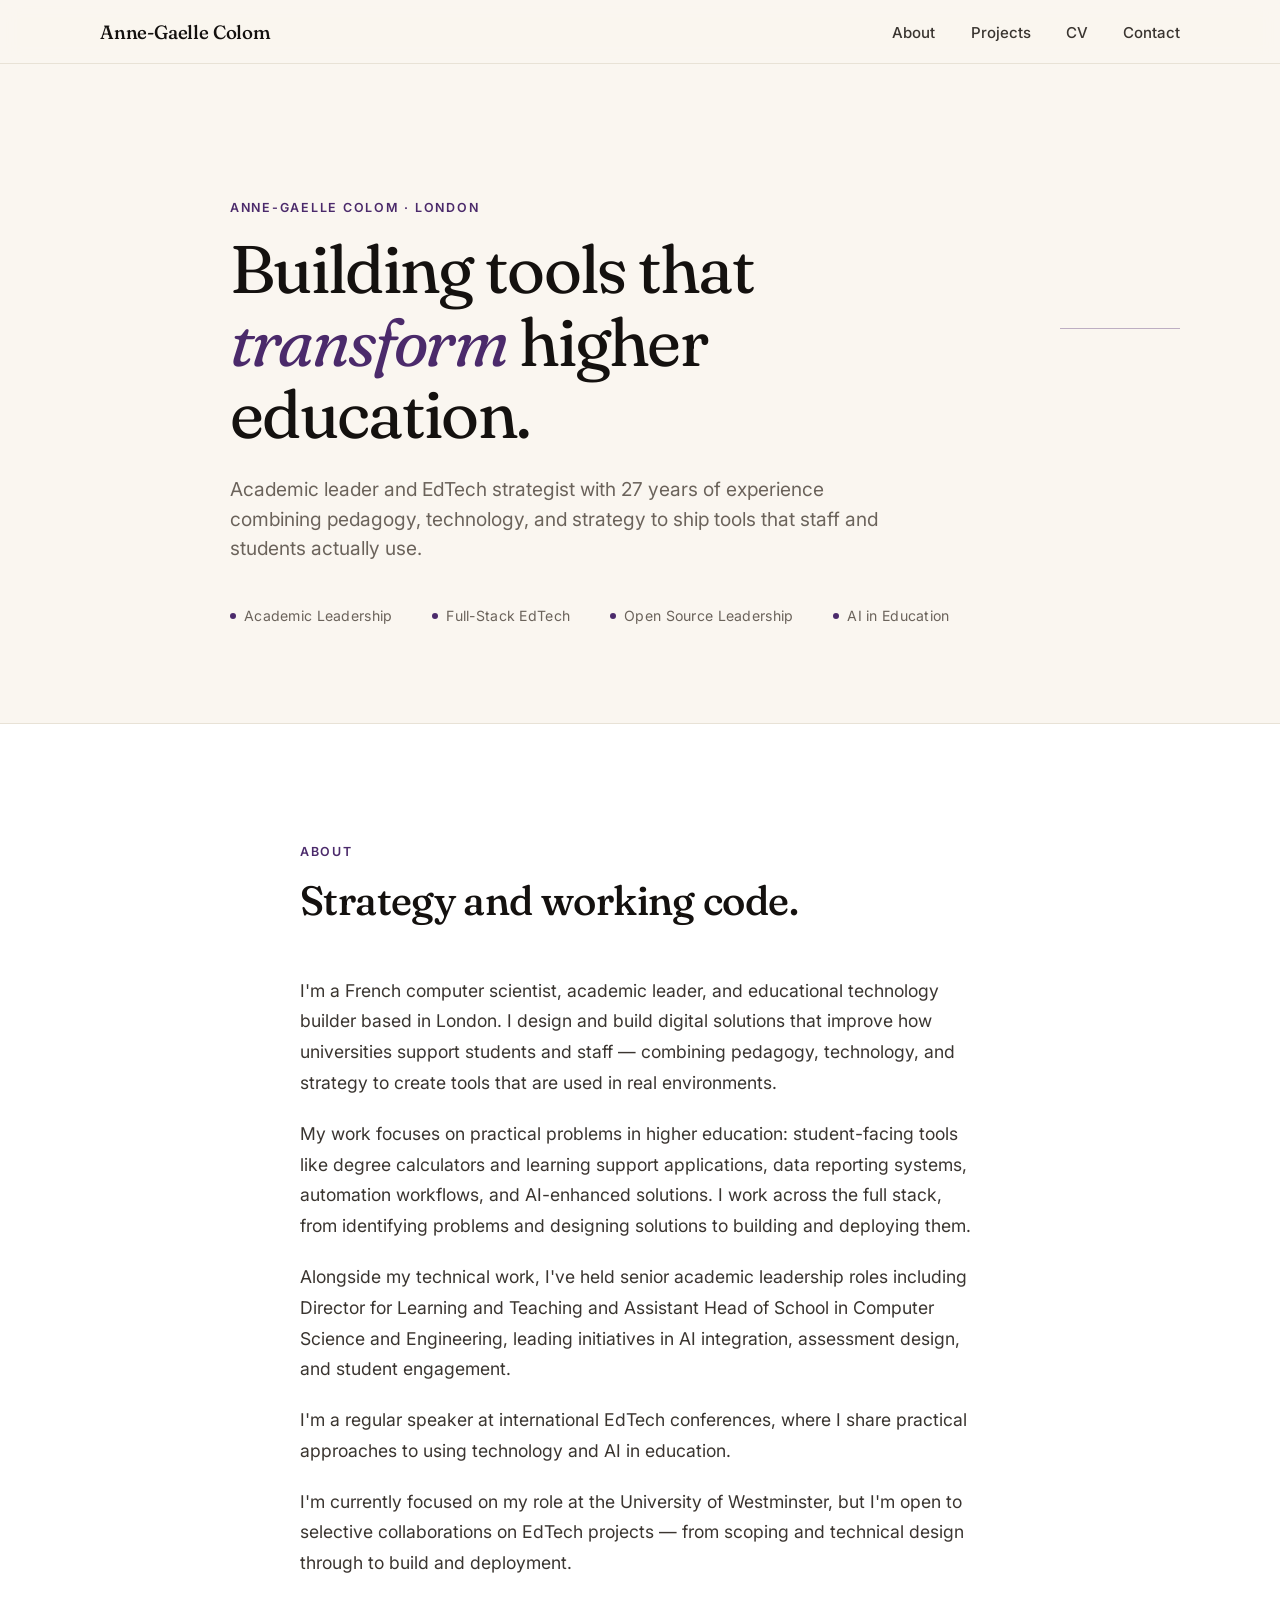
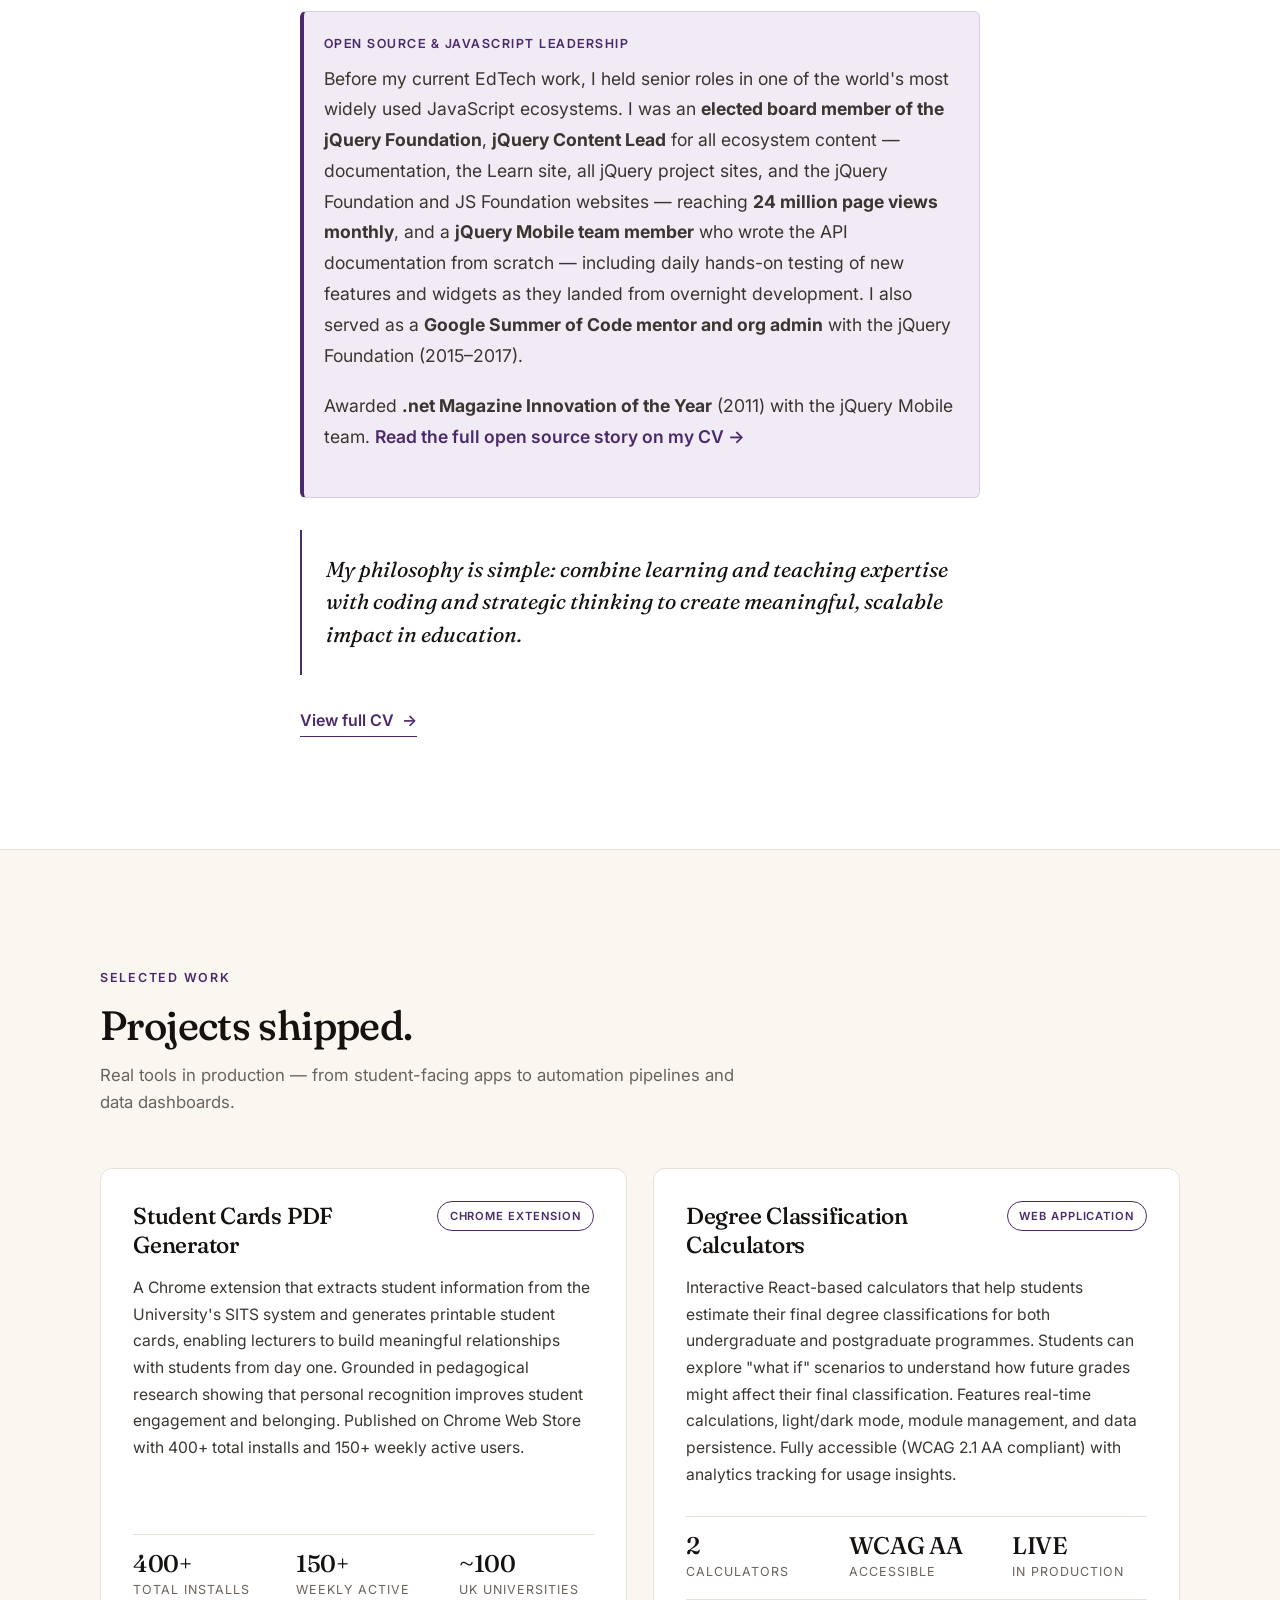
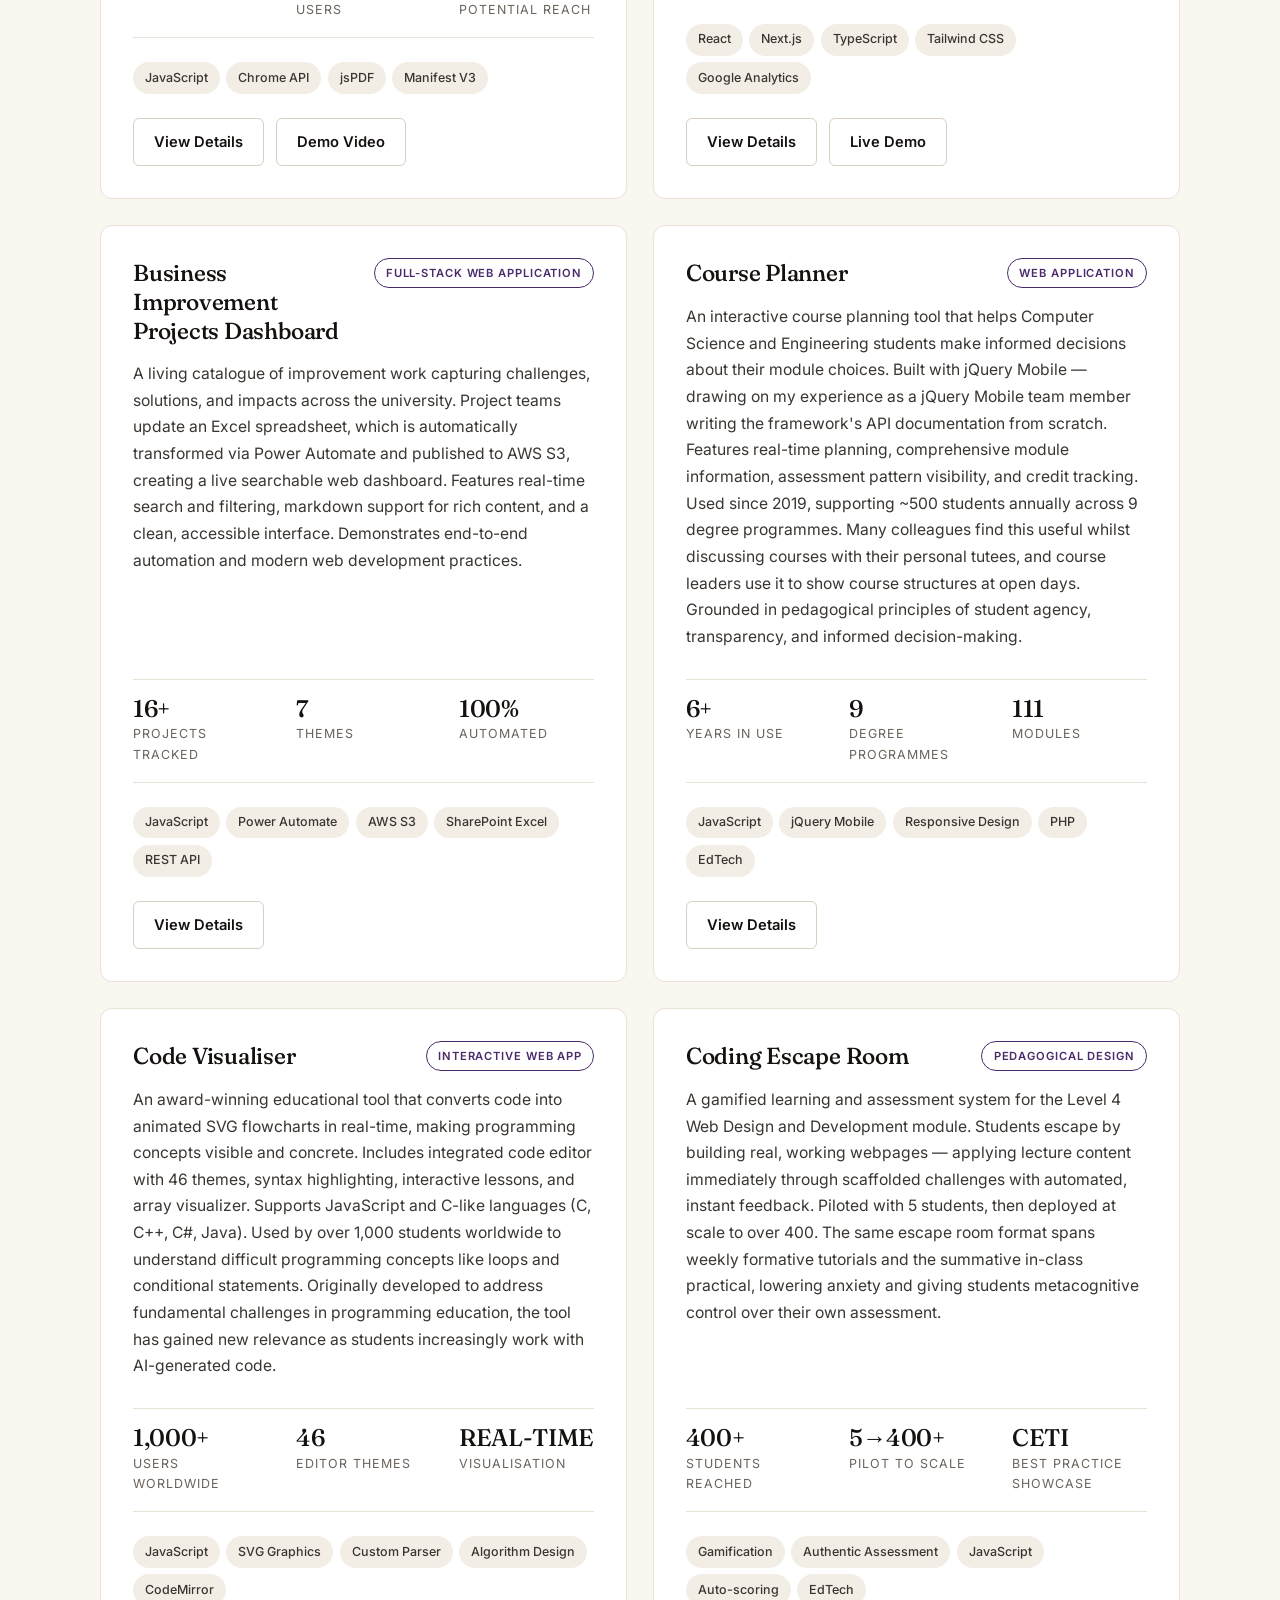
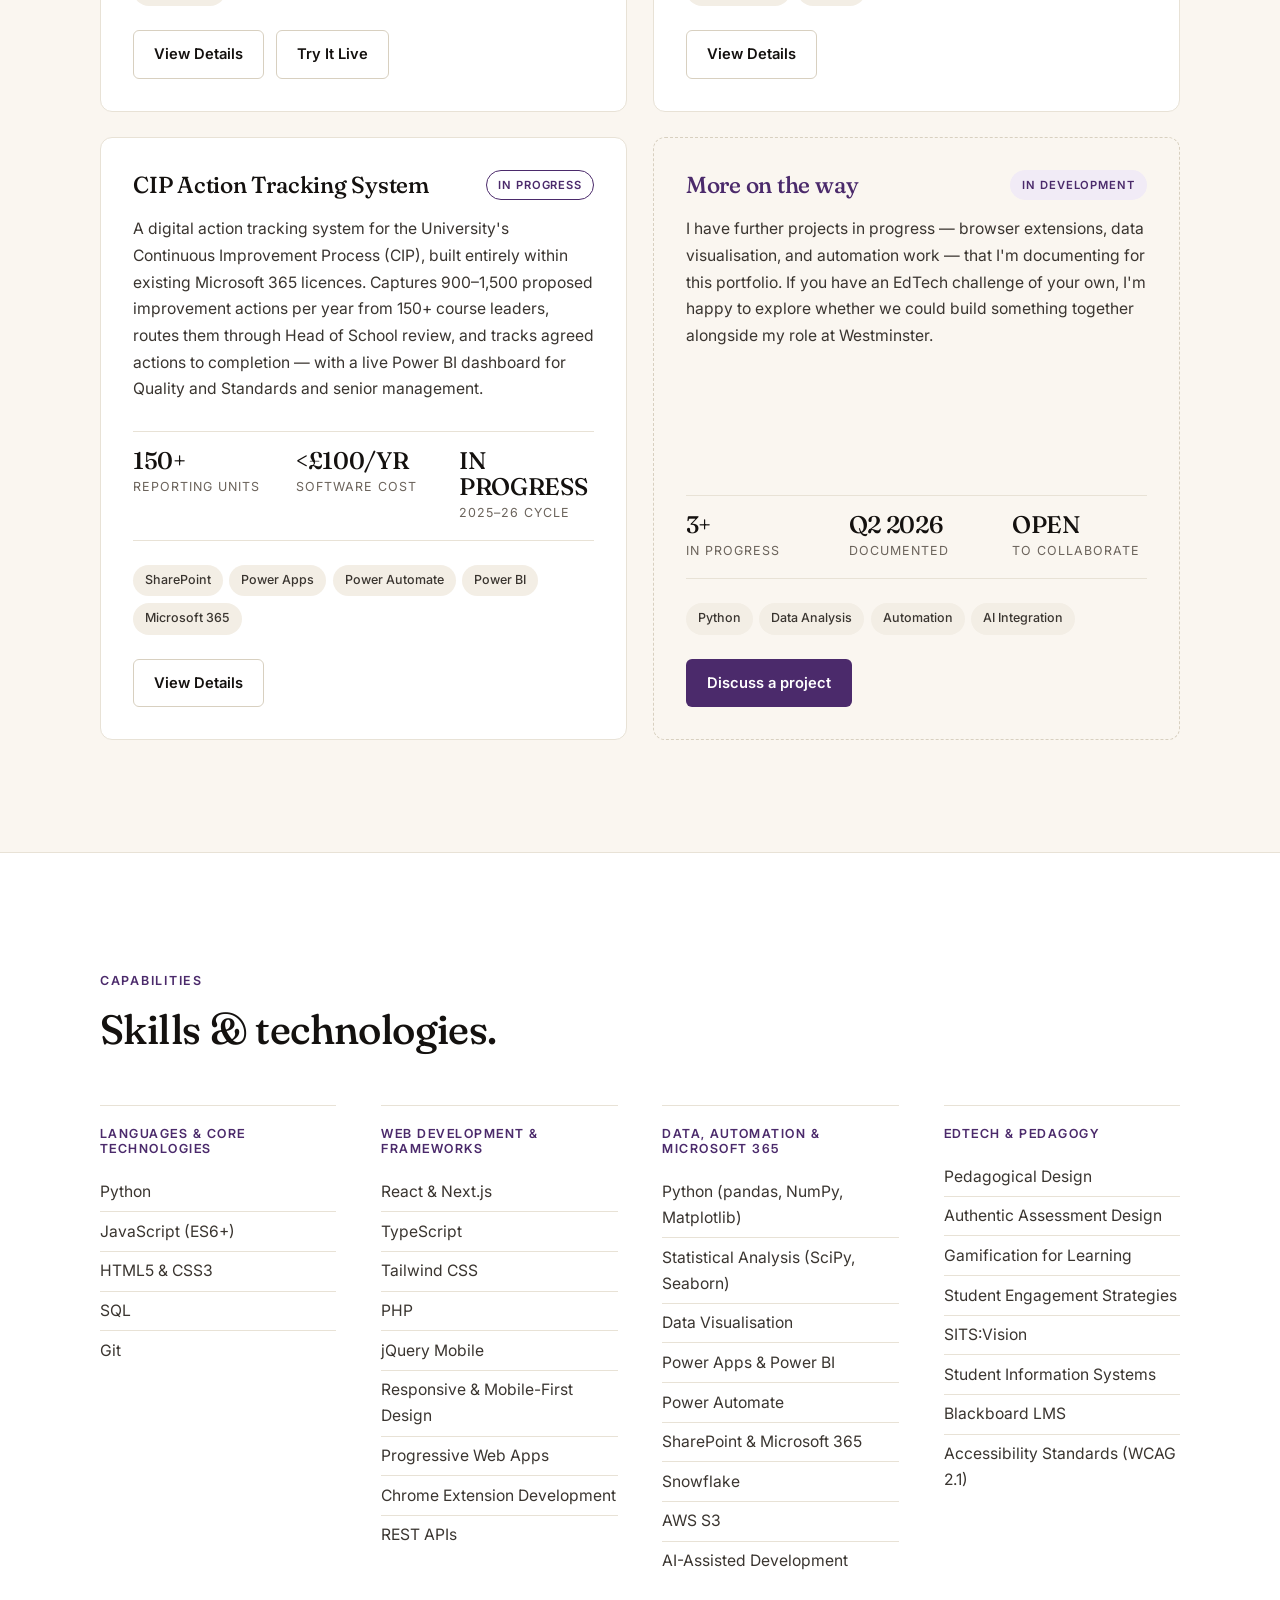
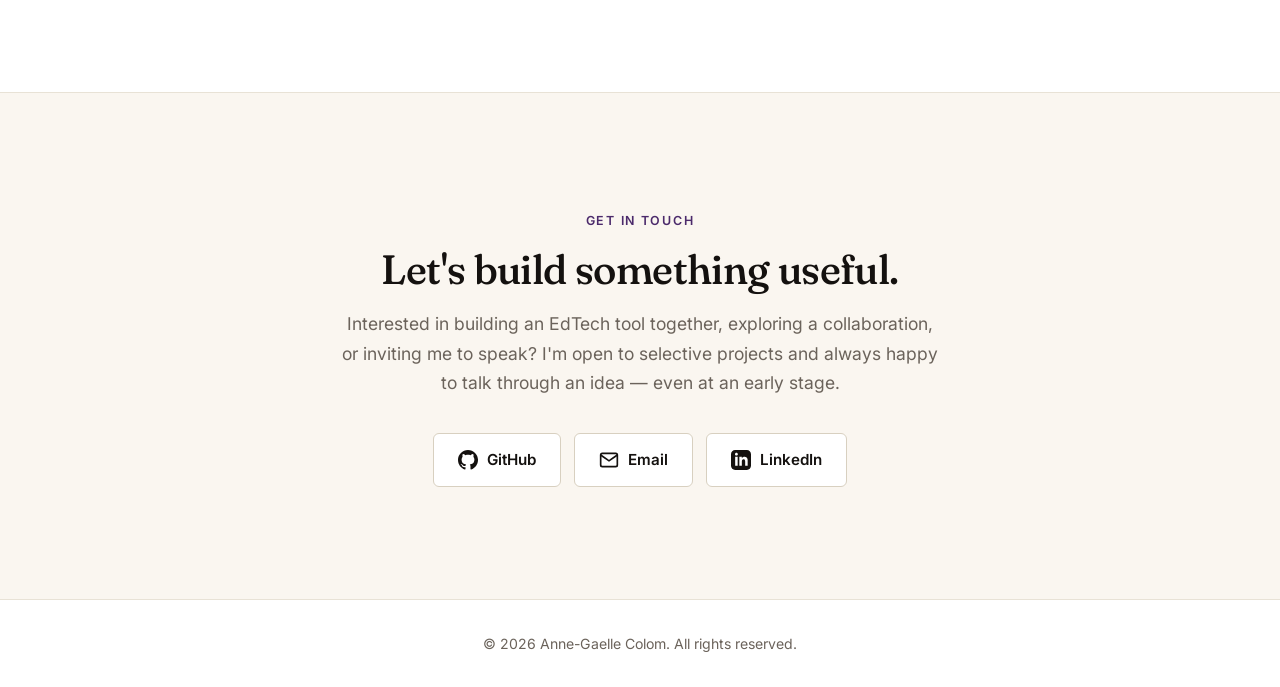
<file: index.html>
<!DOCTYPE html>
<html lang="en">
<head>
    <meta charset="UTF-8">
    <meta name="viewport" content="width=device-width, initial-scale=1.0">
    <title>Anne-Gaelle Colom — Academic Leader & EdTech Strategist</title>
    <meta name="description" content="Academic leader and EdTech strategist with 27 years in higher education. I design, build, and deploy tools that staff and students actually use.">
    <link rel="preconnect" href="https://fonts.googleapis.com">
    <link rel="preconnect" href="https://fonts.gstatic.com" crossorigin>
    <link rel="stylesheet" href="https://fonts.googleapis.com/css2?family=Fraunces:ital,opsz,wght@0,9..144,400;0,9..144,500;0,9..144,600;1,9..144,400;1,9..144,500&family=Inter:wght@400;500;600;700&display=swap">
    <link rel="stylesheet" href="css/style.css">
</head>
<body>
    <header>
        <nav>
            <div class="container">
                <h1 class="logo">Anne-Gaelle Colom</h1>
                <ul class="nav-links">
                    <li><a href="#about">About</a></li>
                    <li><a href="#projects">Projects</a></li>
                    <li><a href="cv.html">CV</a></li>
                    <li><a href="#contact">Contact</a></li>
                </ul>
            </div>
        </nav>
    </header>

    <main>
        <section id="hero">
            <div class="container">
                <span class="eyebrow">Anne-Gaelle Colom · London</span>
                <h2>Building tools that <em>transform</em> higher education.</h2>
                <p class="subtitle">Academic leader and EdTech strategist with 27 years of experience combining pedagogy, technology, and strategy to ship tools that staff and students actually use.</p>
                <div class="hero-meta">
                    <span>Academic Leadership</span>
                    <span>Full-Stack EdTech</span>
                    <span>Open Source Leadership</span>
                    <span>AI in Education</span>
                </div>
            </div>
        </section>

        <section id="about">
            <div class="container">
                <div class="section-head">
                    <span class="eyebrow">About</span>
                    <h2>Strategy and working code.</h2>
                </div>
                <p>I'm a French computer scientist, academic leader, and educational technology builder based in London. I design and build digital solutions that improve how universities support students and staff — combining pedagogy, technology, and strategy to create tools that are used in real environments.</p>
                <p>My work focuses on practical problems in higher education: student-facing tools like degree calculators and learning support applications, data reporting systems, automation workflows, and AI-enhanced solutions. I work across the full stack, from identifying problems and designing solutions to building and deploying them.</p>
                <p>Alongside my technical work, I've held senior academic leadership roles including Director for Learning and Teaching and Assistant Head of School in Computer Science and Engineering, leading initiatives in AI integration, assessment design, and student engagement.</p>
                <p>I'm a regular speaker at international EdTech conferences, where I share practical approaches to using technology and AI in education.</p>
                <p>I'm currently focused on my role at the University of Westminster, but I'm open to selective collaborations on EdTech projects — from scoping and technical design through to build and deployment.</p>

                <aside class="opensource-callout">
                    <h3>Open source &amp; JavaScript leadership</h3>
                    <p>Before my current EdTech work, I held senior roles in one of the world's most widely used JavaScript ecosystems. I was an <strong>elected board member of the jQuery Foundation</strong>, <strong>jQuery Content Lead</strong> for all ecosystem content — documentation, the Learn site, all jQuery project sites, and the jQuery Foundation and JS Foundation websites — reaching <strong>24 million page views monthly</strong>, and a <strong>jQuery Mobile team member</strong> who wrote the API documentation from scratch — including daily hands-on testing of new features and widgets as they landed from overnight development. I also served as a <strong>Google Summer of Code mentor and org admin</strong> with the jQuery Foundation (2015–2017).</p>
                    <p>Awarded <strong>.net Magazine Innovation of the Year</strong> (2011) with the jQuery Mobile team. <a href="cv.html#opensource">Read the full open source story on my CV <span aria-hidden="true">→</span></a></p>
                </aside>

                <blockquote class="philosophy">My philosophy is simple: combine learning and teaching expertise with coding and strategic thinking to create meaningful, scalable impact in education.</blockquote>
                <a href="cv.html" class="cv-link">View full CV <span aria-hidden="true">→</span></a>
            </div>
        </section>

        <section id="projects">
            <div class="container">
                <div class="section-head">
                    <span class="eyebrow">Selected Work</span>
                    <h2>Projects shipped.</h2>
                    <p>Real tools in production — from student-facing apps to automation pipelines and data dashboards.</p>
                </div>
                <div class="projects-grid">

                    <article class="project-card">
                        <div class="project-header">
                            <h3>Student Cards PDF Generator</h3>
                            <span class="project-badge">Chrome Extension</span>
                        </div>
                        <p class="project-description">
                            A Chrome extension that extracts student information from the University's SITS system and generates printable student cards, enabling lecturers to build meaningful relationships with students from day one. Grounded in pedagogical research showing that personal recognition improves student engagement and belonging. Published on Chrome Web Store with 400+ total installs and 150+ weekly active users.
                        </p>
                        <div class="project-stats">
                            <span class="stat">
                                <strong>400+</strong> Total Installs
                            </span>
                            <span class="stat">
                                <strong>150+</strong> Weekly Active Users
                            </span>
                            <span class="stat">
                                <strong>~100</strong> UK Universities Potential Reach
                            </span>
                        </div>
                        <div class="project-tech">
                            <span class="tech-tag">JavaScript</span>
                            <span class="tech-tag">Chrome API</span>
                            <span class="tech-tag">jsPDF</span>
                            <span class="tech-tag">Manifest V3</span>
                        </div>
                        <div class="project-links">
                            <a href="projects/student-cards-extension.html" class="btn btn-secondary">View Details</a>
                            <a href="https://www.loom.com/share/42e5dd05bb654d3987ba4c251d180125" class="btn btn-secondary" target="_blank">Demo Video</a>
                        </div>
                    </article>

                    <article class="project-card">
                        <div class="project-header">
                            <h3>Degree Classification Calculators</h3>
                            <span class="project-badge">Web Application</span>
                        </div>
                        <p class="project-description">
                            Interactive React-based calculators that help students estimate their final degree classifications for both undergraduate and postgraduate programmes. Students can explore "what if" scenarios to understand how future grades might affect their final classification. Features real-time calculations, light/dark mode, module management, and data persistence. Fully accessible (WCAG 2.1 AA compliant) with analytics tracking for usage insights.
                        </p>
                        <div class="project-stats">
                            <span class="stat">
                                <strong>2</strong> Calculators
                            </span>
                            <span class="stat">
                                <strong>WCAG AA</strong> Accessible
                            </span>
                            <span class="stat">
                                <strong>Live</strong> In Production
                            </span>
                        </div>
                        <div class="project-tech">
                            <span class="tech-tag">React</span>
                            <span class="tech-tag">Next.js</span>
                            <span class="tech-tag">TypeScript</span>
                            <span class="tech-tag">Tailwind CSS</span>
                            <span class="tech-tag">Google Analytics</span>
                        </div>
                        <div class="project-links">
                            <a href="projects/degree-calculators.html" class="btn btn-secondary">View Details</a>
                            <a href="https://agcolom.github.io/westminster-degree-calc/" class="btn btn-secondary" target="_blank">Live Demo</a>
                        </div>
                    </article>

                    <article class="project-card">
                        <div class="project-header">
                            <h3>Business Improvement Projects Dashboard</h3>
                            <span class="project-badge">Full-Stack Web Application</span>
                        </div>
                        <p class="project-description">
                            A living catalogue of improvement work capturing challenges, solutions, and impacts across the university. Project teams update an Excel spreadsheet, which is automatically transformed via Power Automate and published to AWS S3, creating a live searchable web dashboard. Features real-time search and filtering, markdown support for rich content, and a clean, accessible interface. Demonstrates end-to-end automation and modern web development practices.
                        </p>
                        <div class="project-stats">
                            <span class="stat">
                                <strong>16+</strong> Projects Tracked
                            </span>
                            <span class="stat">
                                <strong>7</strong> Themes
                            </span>
                            <span class="stat">
                                <strong>100%</strong> Automated
                            </span>
                        </div>
                        <div class="project-tech">
                            <span class="tech-tag">JavaScript</span>
                            <span class="tech-tag">Power Automate</span>
                            <span class="tech-tag">AWS S3</span>
                            <span class="tech-tag">SharePoint Excel</span>
                            <span class="tech-tag">REST API</span>
                        </div>
                        <div class="project-links">
                            <a href="projects/business-improvement-dashboard.html" class="btn btn-secondary">View Details</a>
                        </div>
                    </article>

                    <article class="project-card">
                        <div class="project-header">
                            <h3>Course Planner</h3>
                            <span class="project-badge">Web Application</span>
                        </div>
                        <p class="project-description">
                            An interactive course planning tool that helps Computer Science and Engineering students make informed decisions about their module choices. Built with jQuery Mobile — drawing on my experience as a jQuery Mobile team member writing the framework's API documentation from scratch. Features real-time planning, comprehensive module information, assessment pattern visibility, and credit tracking. Used since 2019, supporting ~500 students annually across 9 degree programmes. Many colleagues find this useful whilst discussing courses with their personal tutees, and course leaders use it to show course structures at open days. Grounded in pedagogical principles of student agency, transparency, and informed decision-making.
                        </p>
                        <div class="project-stats">
                            <span class="stat">
                                <strong>6+</strong> Years in Use
                            </span>
                            <span class="stat">
                                <strong>9</strong> Degree Programmes
                            </span>
                            <span class="stat">
                                <strong>111</strong> Modules
                            </span>
                        </div>
                        <div class="project-tech">
                            <span class="tech-tag">JavaScript</span>
                            <span class="tech-tag">jQuery Mobile</span>
                            <span class="tech-tag">Responsive Design</span>
                            <span class="tech-tag">PHP</span>
                            <span class="tech-tag">EdTech</span>
                        </div>
                        <div class="project-links">
                            <a href="projects/module-fair-planning-tool.html" class="btn btn-secondary">View Details</a>
                        </div>
                    </article>

                    <article class="project-card">
                        <div class="project-header">
                            <h3>Code Visualiser</h3>
                            <span class="project-badge">Interactive Web App</span>
                        </div>
                        <p class="project-description">
                            An award-winning educational tool that converts code into animated SVG flowcharts in real-time, making programming concepts visible and concrete. Includes integrated code editor with 46 themes, syntax highlighting, interactive lessons, and array visualizer. Supports JavaScript and C-like languages (C, C++, C#, Java). Used by over 1,000 students worldwide to understand difficult programming concepts like loops and conditional statements. Originally developed to address fundamental challenges in programming education, the tool has gained new relevance as students increasingly work with AI-generated code.
                        </p>
                        <div class="project-stats">
                            <span class="stat">
                                <strong>1,000+</strong> Users Worldwide
                            </span>
                            <span class="stat">
                                <strong>46</strong> Editor Themes
                            </span>
                            <span class="stat">
                                <strong>Real-time</strong> Visualisation
                            </span>
                        </div>
                        <div class="project-tech">
                            <span class="tech-tag">JavaScript</span>
                            <span class="tech-tag">SVG Graphics</span>
                            <span class="tech-tag">Custom Parser</span>
                            <span class="tech-tag">Algorithm Design</span>
                            <span class="tech-tag">CodeMirror</span>
                        </div>
                        <div class="project-links">
                            <a href="projects/code-visualiser.html" class="btn btn-secondary">View Details</a>
                            <a href="https://agcolom.github.io/learntocode/" class="btn btn-secondary" target="_blank">Try It Live</a>
                        </div>
                    </article>

                    <article class="project-card">
                        <div class="project-header">
                            <h3>Coding Escape Room</h3>
                            <span class="project-badge">Pedagogical Design</span>
                        </div>
                        <p class="project-description">
                            A gamified learning and assessment system for the Level 4 Web Design and Development module. Students escape by building real, working webpages — applying lecture content immediately through scaffolded challenges with automated, instant feedback. Piloted with 5 students, then deployed at scale to over 400. The same escape room format spans weekly formative tutorials and the summative in-class practical, lowering anxiety and giving students metacognitive control over their own assessment.
                        </p>
                        <div class="project-stats">
                            <span class="stat">
                                <strong>400+</strong> Students Reached
                            </span>
                            <span class="stat">
                                <strong>5→400+</strong> Pilot to Scale
                            </span>
                            <span class="stat">
                                <strong>CETI</strong> Best Practice Showcase
                            </span>
                        </div>
                        <div class="project-tech">
                            <span class="tech-tag">Gamification</span>
                            <span class="tech-tag">Authentic Assessment</span>
                            <span class="tech-tag">JavaScript</span>
                            <span class="tech-tag">Auto-scoring</span>
                            <span class="tech-tag">EdTech</span>
                        </div>
                        <div class="project-links">
                            <a href="projects/coding-escape-room.html" class="btn btn-secondary">View Details</a>
                        </div>
                    </article>

                    <article class="project-card">
                        <div class="project-header">
                            <h3>CIP Action Tracking System</h3>
                            <span class="project-badge">In Progress</span>
                        </div>
                        <p class="project-description">
                            A digital action tracking system for the University's Continuous Improvement Process (CIP), built entirely within existing Microsoft 365 licences. Captures 900–1,500 proposed improvement actions per year from 150+ course leaders, routes them through Head of School review, and tracks agreed actions to completion — with a live Power BI dashboard for Quality and Standards and senior management.
                        </p>
                        <div class="project-stats">
                            <span class="stat">
                                <strong>150+</strong> Reporting Units
                            </span>
                            <span class="stat">
                                <strong>&lt;£100/yr</strong> Software Cost
                            </span>
                            <span class="stat">
                                <strong>In Progress</strong> 2025–26 Cycle
                            </span>
                        </div>
                        <div class="project-tech">
                            <span class="tech-tag">SharePoint</span>
                            <span class="tech-tag">Power Apps</span>
                            <span class="tech-tag">Power Automate</span>
                            <span class="tech-tag">Power BI</span>
                            <span class="tech-tag">Microsoft 365</span>
                        </div>
                        <div class="project-links">
                            <a href="projects/cip-action-tracking.html" class="btn btn-secondary">View Details</a>
                        </div>
                    </article>

                    <article class="project-card coming-soon">
                        <div class="project-header">
                            <h3>More on the way</h3>
                            <span class="project-badge">In Development</span>
                        </div>
                        <p class="project-description">
                            I have further projects in progress — browser extensions, data visualisation, and automation work — that I'm documenting for this portfolio. If you have an EdTech challenge of your own, I'm happy to explore whether we could build something together alongside my role at Westminster.
                        </p>
                        <div class="project-stats">
                            <span class="stat">
                                <strong>3+</strong> In Progress
                            </span>
                            <span class="stat">
                                <strong>Q2 2026</strong> Documented
                            </span>
                            <span class="stat">
                                <strong>Open</strong> to Collaborate
                            </span>
                        </div>
                        <div class="project-tech">
                            <span class="tech-tag">Python</span>
                            <span class="tech-tag">Data Analysis</span>
                            <span class="tech-tag">Automation</span>
                            <span class="tech-tag">AI Integration</span>
                        </div>
                        <div class="project-links">
                            <a href="#contact" class="btn btn-primary">Discuss a project</a>
                        </div>
                    </article>

                </div>
            </div>
        </section>

        <section id="skills">
            <div class="container">
                <div class="section-head">
                    <span class="eyebrow">Capabilities</span>
                    <h2>Skills & technologies.</h2>
                </div>
                <div class="skills-grid">
                    <div class="skill-category">
                        <h3>Languages & Core Technologies</h3>
                        <ul>
                            <li>Python</li>
                            <li>JavaScript (ES6+)</li>
                            <li>HTML5 & CSS3</li>
                            <li>SQL</li>
                            <li>Git</li>
                        </ul>
                    </div>
                    <div class="skill-category">
                        <h3>Web Development & Frameworks</h3>
                        <ul>
                            <li>React & Next.js</li>
                            <li>TypeScript</li>
                            <li>Tailwind CSS</li>
                            <li>PHP</li>
                            <li>jQuery Mobile</li>
                            <li>Responsive & Mobile-First Design</li>
                            <li>Progressive Web Apps</li>
                            <li>Chrome Extension Development</li>
                            <li>REST APIs</li>
                        </ul>
                    </div>
                    <div class="skill-category">
                        <h3>Data, Automation & Microsoft 365</h3>
                        <ul>
                            <li>Python (pandas, NumPy, Matplotlib)</li>
                            <li>Statistical Analysis (SciPy, Seaborn)</li>
                            <li>Data Visualisation</li>
                            <li>Power Apps & Power BI</li>
                            <li>Power Automate</li>
                            <li>SharePoint & Microsoft 365</li>
                            <li>Snowflake</li>
                            <li>AWS S3</li>
                            <li>AI-Assisted Development</li>
                        </ul>
                    </div>
                    <div class="skill-category">
                        <h3>EdTech & Pedagogy</h3>
                        <ul>
                            <li>Pedagogical Design</li>
                            <li>Authentic Assessment Design</li>
                            <li>Gamification for Learning</li>
                            <li>Student Engagement Strategies</li>
                            <li>SITS:Vision</li>
                            <li>Student Information Systems</li>
                            <li>Blackboard LMS</li>
                            <li>Accessibility Standards (WCAG 2.1)</li>
                        </ul>
                    </div>
                </div>
            </div>
        </section>

        <section id="contact">
            <div class="container">
                <span class="eyebrow">Get in touch</span>
                <h2 style="margin-bottom: 1rem;">Let's build something useful.</h2>
                <p>Interested in building an EdTech tool together, exploring a collaboration, or inviting me to speak? I'm open to selective projects and always happy to talk through an idea — even at an early stage.</p>
                <div class="contact-links">
                    <a href="https://github.com/agcolom" class="contact-btn" target="_blank">
                        <svg width="24" height="24" viewBox="0 0 24 24" fill="currentColor">
                            <path d="M12 0c-6.626 0-12 5.373-12 12 0 5.302 3.438 9.8 8.207 11.387.599.111.793-.261.793-.577v-2.234c-3.338.726-4.033-1.416-4.033-1.416-.546-1.387-1.333-1.756-1.333-1.756-1.089-.745.083-.729.083-.729 1.205.084 1.839 1.237 1.839 1.237 1.07 1.834 2.807 1.304 3.492.997.107-.775.418-1.305.762-1.604-2.665-.305-5.467-1.334-5.467-5.931 0-1.311.469-2.381 1.236-3.221-.124-.303-.535-1.524.117-3.176 0 0 1.008-.322 3.301 1.23.957-.266 1.983-.399 3.003-.404 1.02.005 2.047.138 3.006.404 2.291-1.552 3.297-1.23 3.297-1.23.653 1.653.242 2.874.118 3.176.77.84 1.235 1.911 1.235 3.221 0 4.609-2.807 5.624-5.479 5.921.43.372.823 1.102.823 2.222v3.293c0 .319.192.694.801.576 4.765-1.589 8.199-6.086 8.199-11.386 0-6.627-5.373-12-12-12z"/>
                        </svg>
                        GitHub
                    </a>
                    <a href="mailto:coloma@westminster.ac.uk" class="contact-btn">
                        <svg width="24" height="24" viewBox="0 0 24 24" fill="none" stroke="currentColor" stroke-width="2">
                            <path d="M4 4h16c1.1 0 2 .9 2 2v12c0 1.1-.9 2-2 2H4c-1.1 0-2-.9-2-2V6c0-1.1.9-2 2-2z"></path>
                            <polyline points="22,6 12,13 2,6"></polyline>
                        </svg>
                        Email
                    </a>
                    <a href="https://www.linkedin.com/in/annegaellecolom/" class="contact-btn" target="_blank">
                        <svg width="24" height="24" viewBox="0 0 24 24" fill="currentColor">
                            <path d="M19 0h-14c-2.761 0-5 2.239-5 5v14c0 2.761 2.239 5 5 5h14c2.762 0 5-2.239 5-5v-14c0-2.761-2.238-5-5-5zm-11 19h-3v-11h3v11zm-1.5-12.268c-.966 0-1.75-.79-1.75-1.764s.784-1.764 1.75-1.764 1.75.79 1.75 1.764-.783 1.764-1.75 1.764zm13.5 12.268h-3v-5.604c0-3.368-4-3.113-4 0v5.604h-3v-11h3v1.765c1.396-2.586 7-2.777 7 2.476v6.759z"/>
                        </svg>
                        LinkedIn
                    </a>
                </div>
            </div>
        </section>
    </main>

    <footer>
        <div class="container">
            <p>&copy; 2026 Anne-Gaelle Colom. All rights reserved.</p>
        </div>
    </footer>
</body>
</html>
</file>
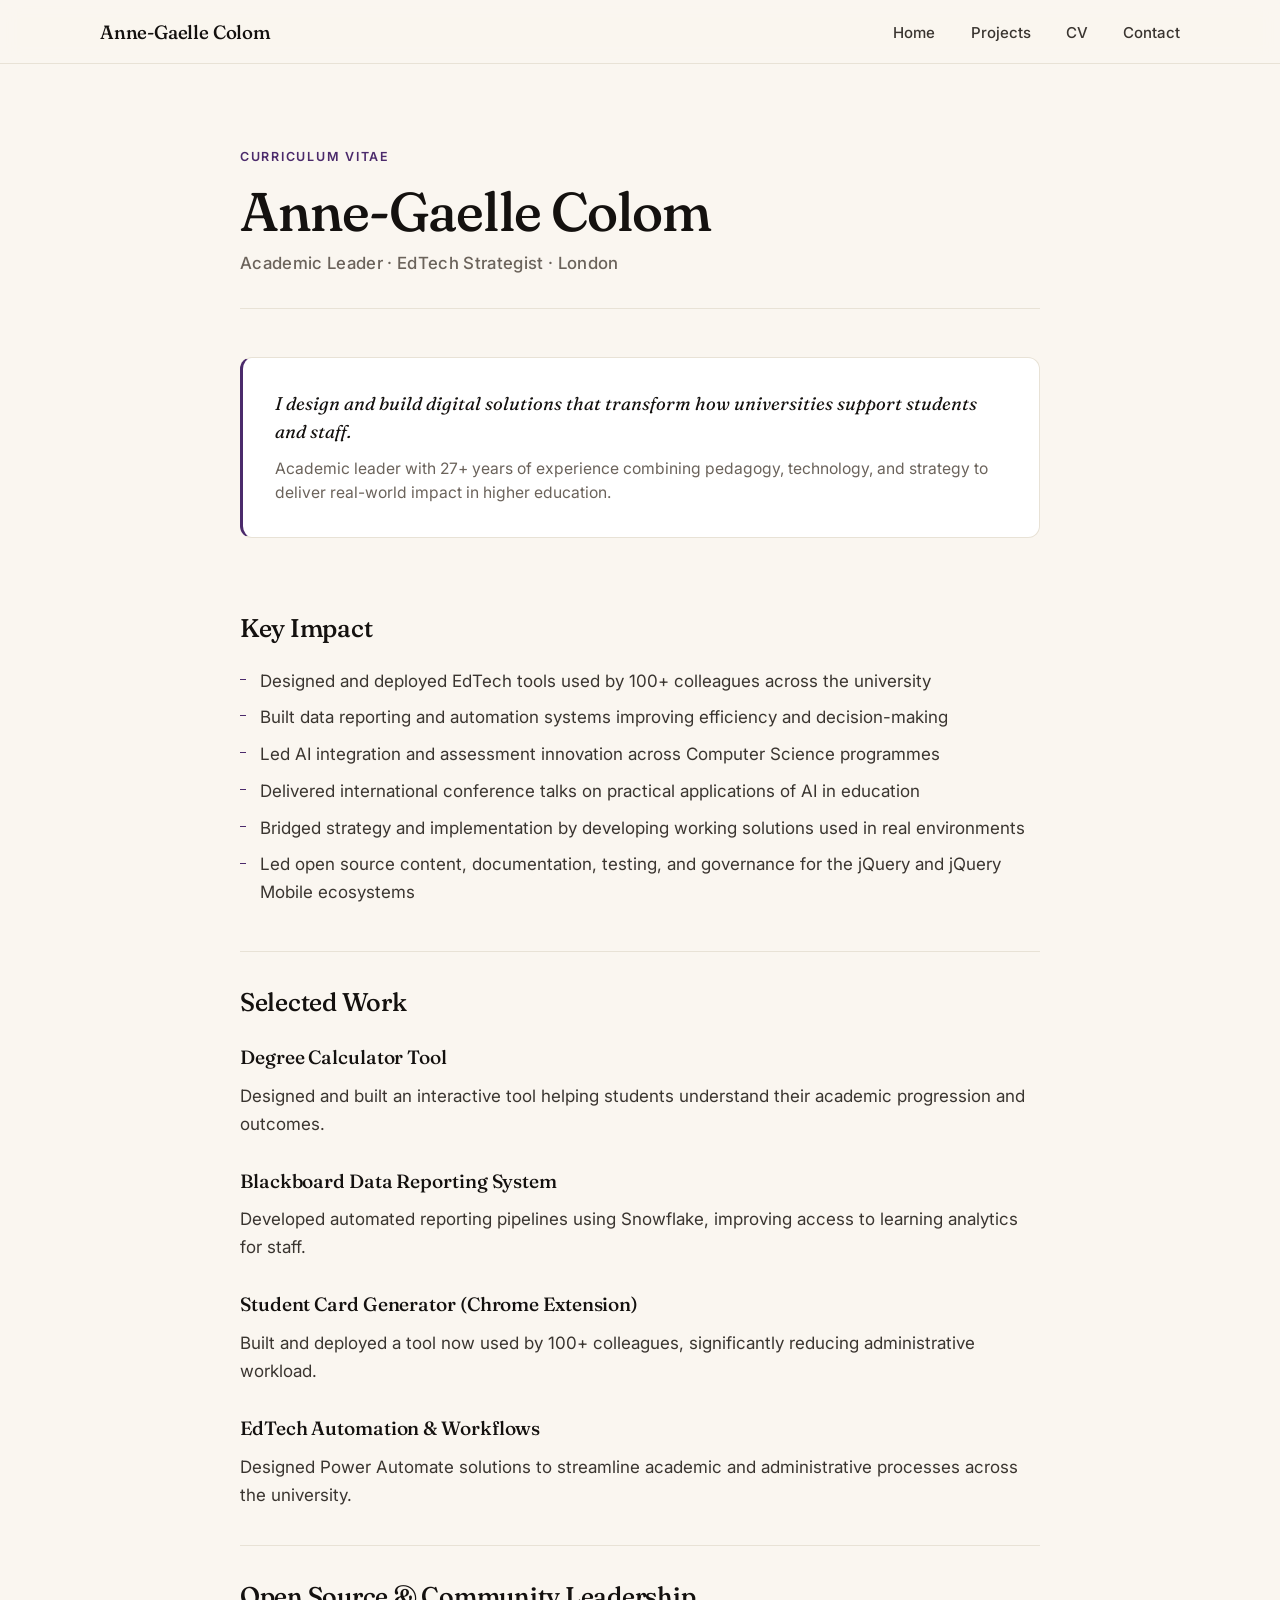
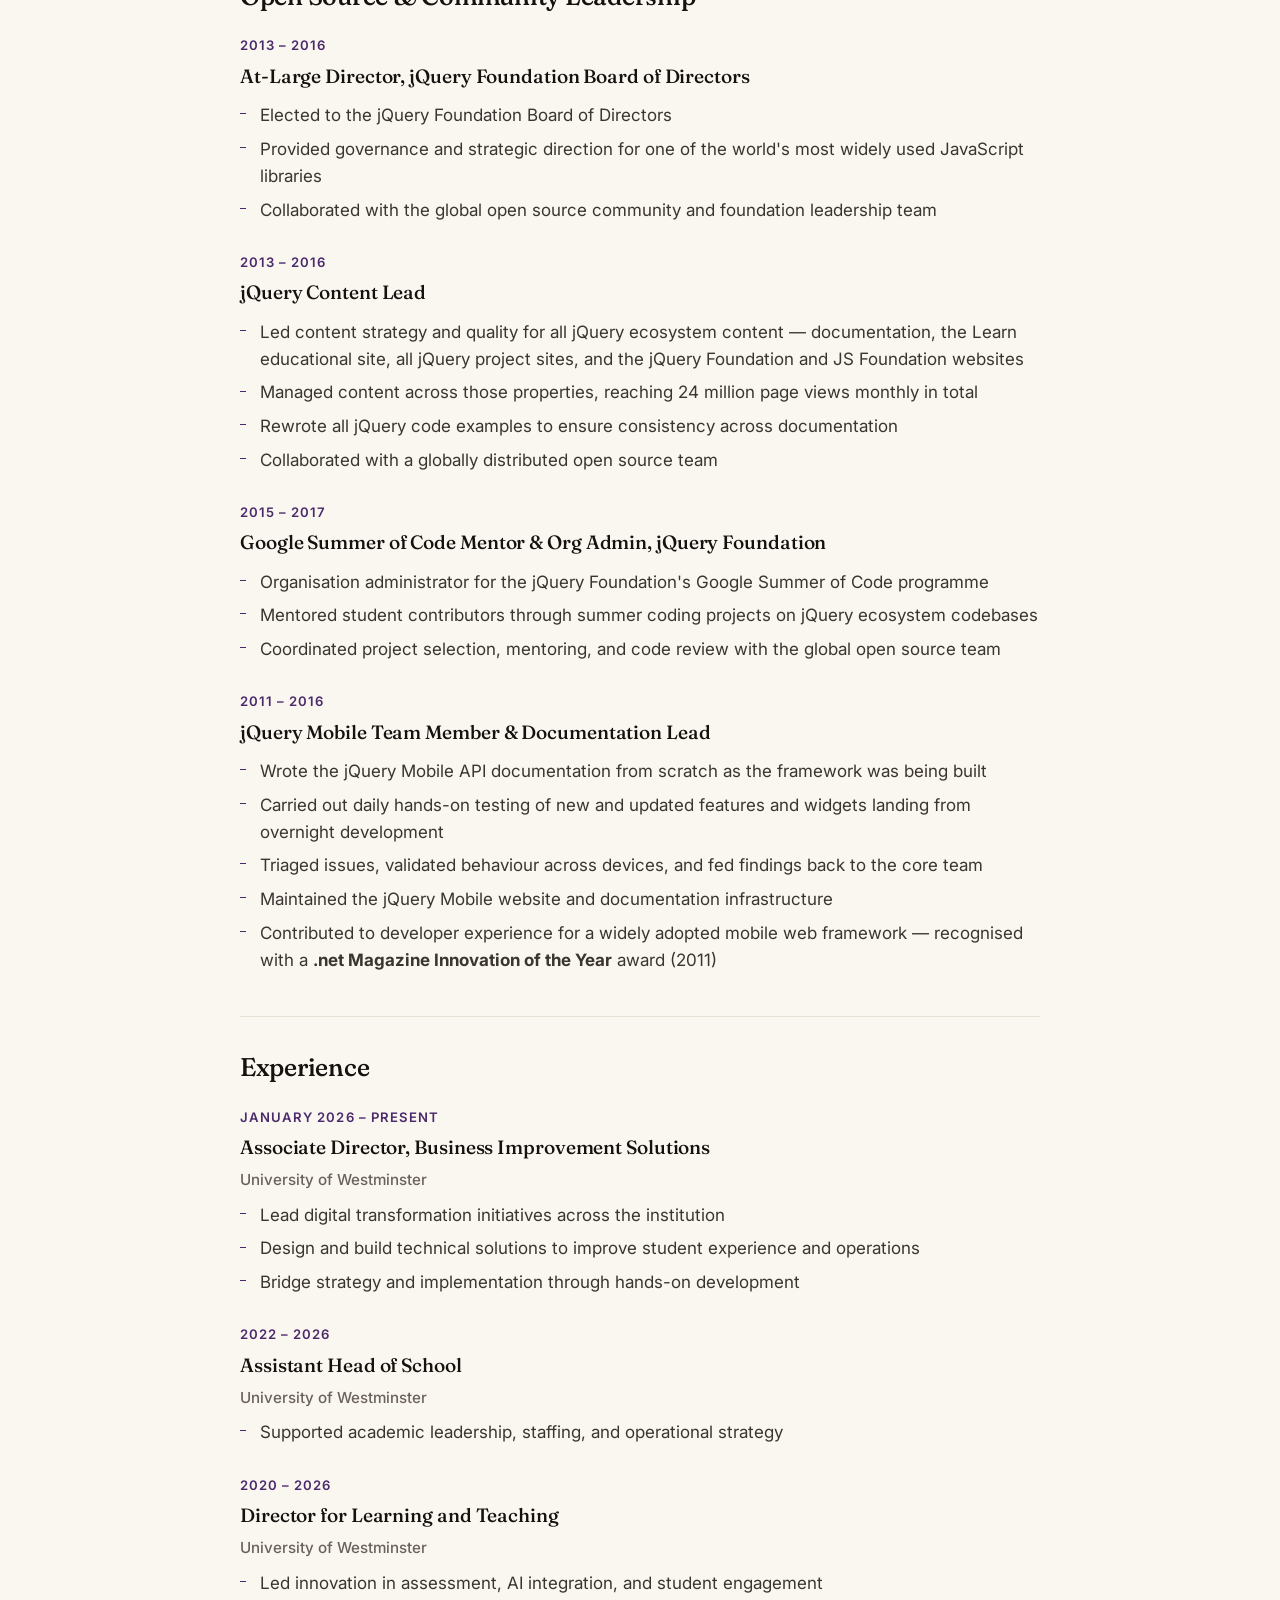
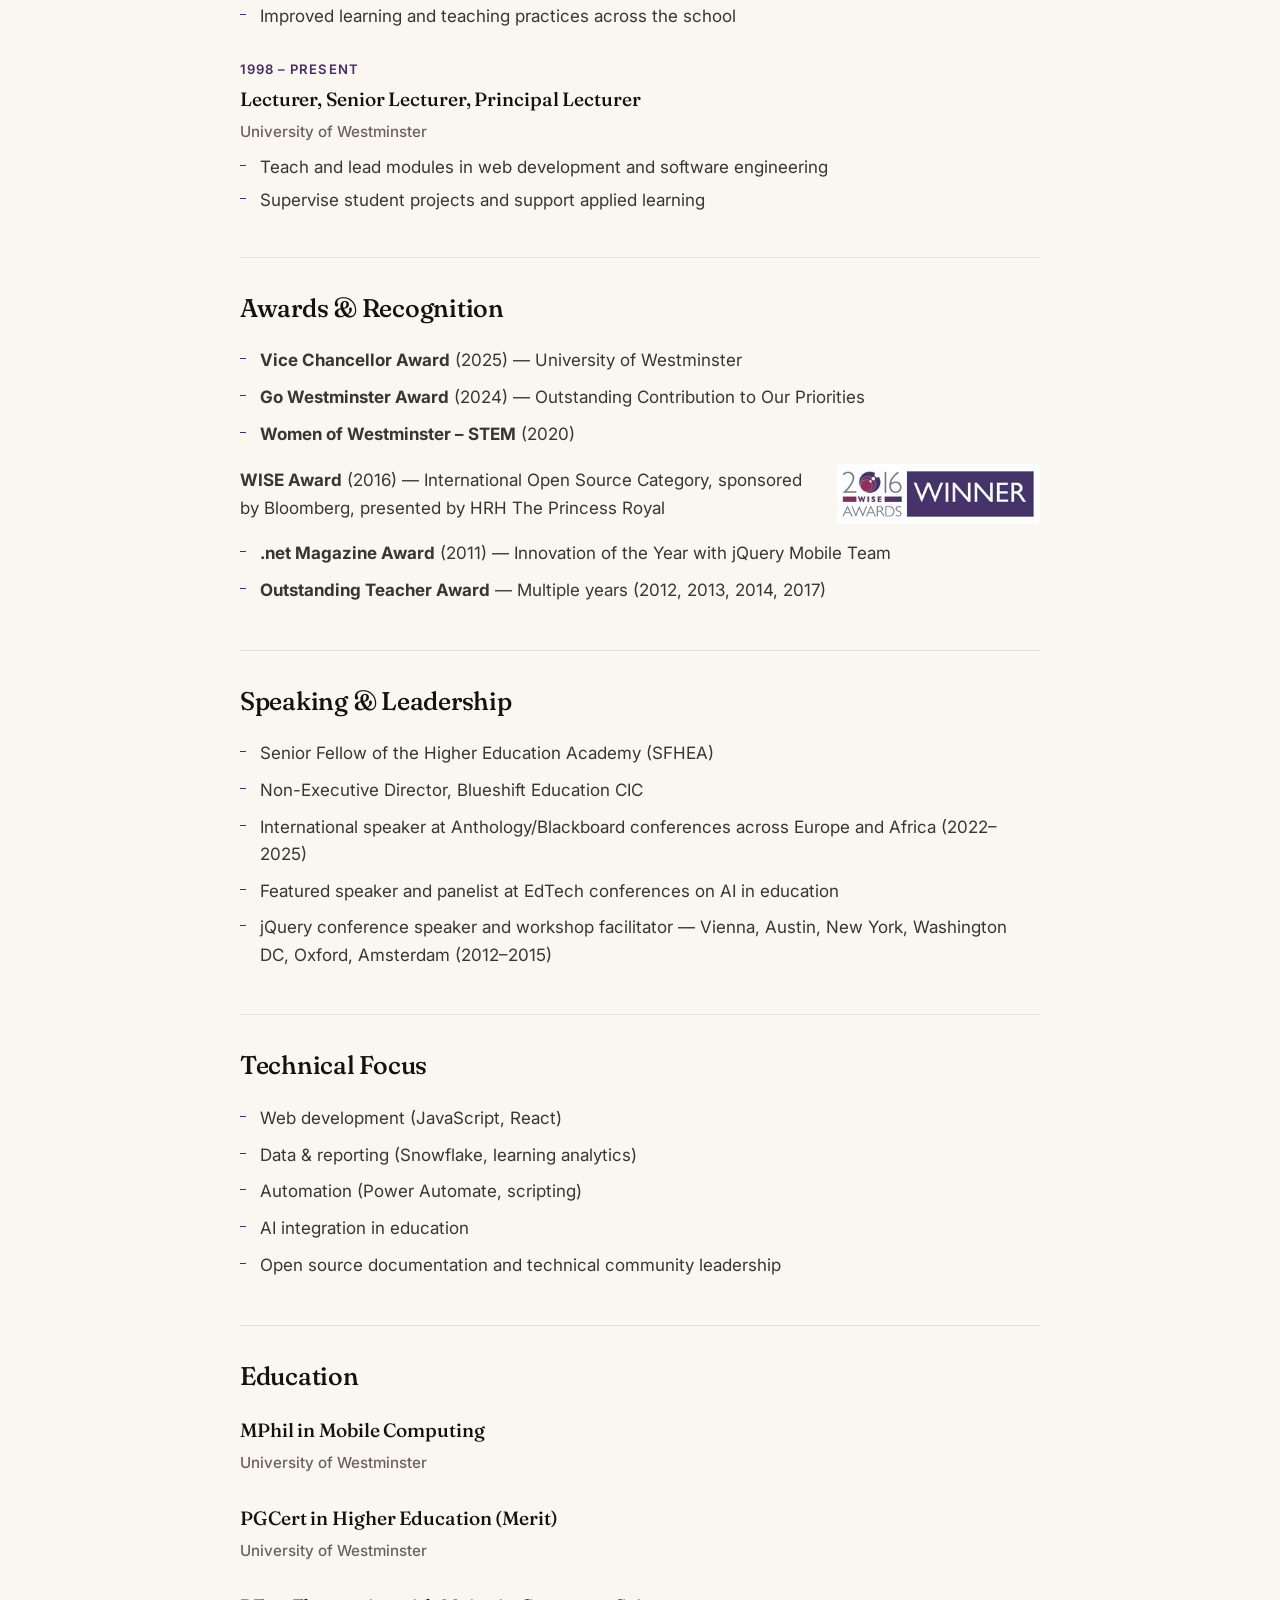
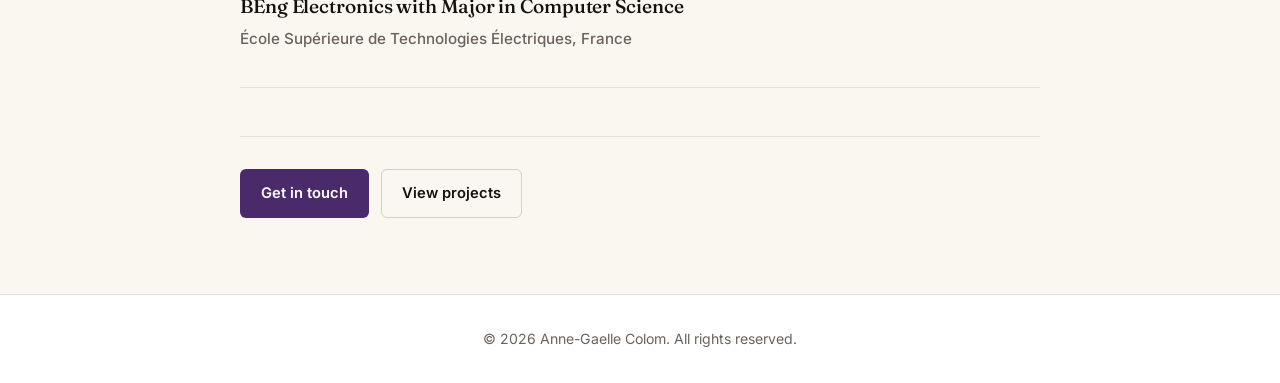
<file: cv.html>
<!DOCTYPE html>
<html lang="en">
<head>
    <meta charset="UTF-8">
    <meta name="viewport" content="width=device-width, initial-scale=1.0">
    <title>CV — Anne-Gaelle Colom</title>
    <link rel="preconnect" href="https://fonts.googleapis.com">
    <link rel="preconnect" href="https://fonts.gstatic.com" crossorigin>
    <link rel="stylesheet" href="https://fonts.googleapis.com/css2?family=Fraunces:ital,opsz,wght@0,9..144,400;0,9..144,500;0,9..144,600;1,9..144,400;1,9..144,500&family=Inter:wght@400;500;600;700&display=swap">
    <link rel="stylesheet" href="css/style.css">
    <style>
        .cv-container {
            max-width: 880px;
            margin: 0 auto;
            padding: clamp(3rem, 6vw, 5rem) var(--gutter);
        }

        .cv-header {
            text-align: left;
            margin-bottom: 3rem;
            padding-bottom: 2rem;
            border-bottom: 1px solid var(--border);
        }

        .cv-header h1 {
            font-family: var(--font-display);
            font-size: clamp(2.4rem, 5vw, 3.4rem);
            color: var(--ink);
            margin-bottom: 0.5rem;
            letter-spacing: -0.02em;
            line-height: 1.1;
            font-weight: 500;
        }

        .cv-header .subtitle {
            font-family: var(--font-sans);
            font-size: 1.05rem;
            color: var(--ink-muted);
            font-weight: 500;
            letter-spacing: 0.02em;
        }

        .cv-section {
            padding: 2.25rem 0;
            border-bottom: 1px solid var(--border);
        }
        .cv-section:last-of-type { border-bottom: none; }

        .cv-section h2 {
            font-family: var(--font-display);
            font-size: 1.6rem;
            color: var(--ink);
            margin-bottom: 1.5rem;
            font-weight: 500;
            letter-spacing: -0.01em;
        }

        .cv-section > ul,
        .cv-section .bullet-list {
            list-style: none;
            padding-left: 0;
        }
        .cv-section > ul li,
        .cv-section .bullet-list li {
            position: relative;
            padding-left: 1.25rem;
            margin-bottom: 0.6rem;
            color: var(--ink-soft);
            line-height: 1.6;
        }
        .cv-section > ul li::before,
        .cv-section .bullet-list li::before {
            content: "";
            position: absolute;
            left: 0;
            top: 0.65em;
            width: 6px;
            height: 1px;
            background: var(--accent);
        }

        .position {
            margin-bottom: 1.75rem;
        }
        .position:last-child { margin-bottom: 0; }

        .position-title {
            font-family: var(--font-display);
            font-size: 1.2rem;
            font-weight: 500;
            color: var(--ink);
            margin-bottom: 0.2rem;
            letter-spacing: -0.005em;
        }

        .position-org {
            font-size: 0.95rem;
            color: var(--ink-muted);
            font-weight: 500;
        }

        .position-date {
            color: var(--accent);
            font-weight: 600;
            margin-bottom: 0.25rem;
            font-size: 0.82rem;
            text-transform: uppercase;
            letter-spacing: 0.08em;
        }

        .position-desc {
            color: var(--ink-soft);
            line-height: 1.65;
            margin-top: 0.5rem;
        }

        .position ul {
            list-style: none;
            padding-left: 0;
            margin-top: 0.6rem;
        }
        .position ul li {
            position: relative;
            padding-left: 1.25rem;
            margin-bottom: 0.4rem;
            color: var(--ink-soft);
            line-height: 1.6;
        }
        .position ul li::before {
            content: "";
            position: absolute;
            left: 0;
            top: 0.65em;
            width: 6px;
            height: 1px;
            background: var(--accent);
        }

        .highlight-box {
            background: var(--surface);
            color: var(--ink);
            padding: 2rem 2rem;
            border-radius: var(--radius-lg);
            margin-bottom: 2.5rem;
            border: 1px solid var(--border);
            border-left: 3px solid var(--accent);
        }

        .highlight-box p {
            font-family: var(--font-display);
            font-size: 1.15rem;
            font-style: italic;
            line-height: 1.55;
            margin: 0 0 0.6rem;
            color: var(--ink);
        }
        .highlight-box p:last-child { margin-bottom: 0; color: var(--ink-muted); font-family: var(--font-sans); font-style: normal; font-size: 0.98rem; }

        .award-item {
            display: flex;
            align-items: center;
            gap: 1.5rem;
            margin: 1rem 0;
        }
        .award-item img {
            height: 60px;
            width: auto;
            border-radius: 4px;
        }

        .cv-actions {
            display: flex;
            gap: 0.75rem;
            flex-wrap: wrap;
            margin-top: 3rem;
            padding-top: 2rem;
            border-top: 1px solid var(--border);
        }

        @media (max-width: 680px) {
            .cv-container {
                padding: 2rem var(--gutter);
            }

            .cv-header {
                margin-bottom: 2rem;
                padding-bottom: 1.5rem;
            }

            .cv-section {
                padding: 1.75rem 0;
            }

            .cv-section h2 {
                font-size: 1.4rem;
            }
        }

        @media (max-width: 560px) {
            .cv-actions { flex-direction: column; }
            .cv-actions .btn { width: 100%; }
            .award-item { flex-direction: column; align-items: flex-start; }
        }
    </style>
</head>
<body>
    <header>
        <nav>
            <div class="container">
                <h1 class="logo">Anne-Gaelle Colom</h1>
                <ul class="nav-links">
                    <li><a href="index.html">Home</a></li>
                    <li><a href="index.html#projects">Projects</a></li>
                    <li><a href="cv.html">CV</a></li>
                    <li><a href="index.html#contact">Contact</a></li>
                </ul>
            </div>
        </nav>
    </header>

    <main>
        <div class="cv-container">
            <div class="cv-header">
                <span class="eyebrow">Curriculum Vitae</span>
                <h1>Anne-Gaelle Colom</h1>
                <p class="subtitle">Academic Leader · EdTech Strategist · London</p>
            </div>

            <div class="highlight-box">
                <p>I design and build digital solutions that transform how universities support students and staff.</p>
                <p>Academic leader with 27+ years of experience combining pedagogy, technology, and strategy to deliver real-world impact in higher education.</p>
            </div>

            <div class="cv-section">
                <h2>Key Impact</h2>
                <ul>
                    <li>Designed and deployed EdTech tools used by 100+ colleagues across the university</li>
                    <li>Built data reporting and automation systems improving efficiency and decision-making</li>
                    <li>Led AI integration and assessment innovation across Computer Science programmes</li>
                    <li>Delivered international conference talks on practical applications of AI in education</li>
                    <li>Bridged strategy and implementation by developing working solutions used in real environments</li>
                    <li>Led open source content, documentation, testing, and governance for the jQuery and jQuery Mobile ecosystems</li>
                </ul>
            </div>

            <div class="cv-section">
                <h2>Selected Work</h2>

                <div class="position">
                    <div class="position-title">Degree Calculator Tool</div>
                    <p class="position-desc">Designed and built an interactive tool helping students understand their academic progression and outcomes.</p>
                </div>

                <div class="position">
                    <div class="position-title">Blackboard Data Reporting System</div>
                    <p class="position-desc">Developed automated reporting pipelines using Snowflake, improving access to learning analytics for staff.</p>
                </div>

                <div class="position">
                    <div class="position-title">Student Card Generator (Chrome Extension)</div>
                    <p class="position-desc">Built and deployed a tool now used by 100+ colleagues, significantly reducing administrative workload.</p>
                </div>

                <div class="position">
                    <div class="position-title">EdTech Automation & Workflows</div>
                    <p class="position-desc">Designed Power Automate solutions to streamline academic and administrative processes across the university.</p>
                </div>
            </div>

            <div class="cv-section" id="opensource">
                <h2>Open Source &amp; Community Leadership</h2>

                <div class="position">
                    <div class="position-date">2013 – 2016</div>
                    <div class="position-title">At-Large Director, jQuery Foundation Board of Directors</div>
                    <ul>
                        <li>Elected to the jQuery Foundation Board of Directors</li>
                        <li>Provided governance and strategic direction for one of the world's most widely used JavaScript libraries</li>
                        <li>Collaborated with the global open source community and foundation leadership team</li>
                    </ul>
                </div>

                <div class="position">
                    <div class="position-date">2013 – 2016</div>
                    <div class="position-title">jQuery Content Lead</div>
                    <ul>
                        <li>Led content strategy and quality for all jQuery ecosystem content — documentation, the Learn educational site, all jQuery project sites, and the jQuery Foundation and JS Foundation websites</li>
                        <li>Managed content across those properties, reaching 24 million page views monthly in total</li>
                        <li>Rewrote all jQuery code examples to ensure consistency across documentation</li>
                        <li>Collaborated with a globally distributed open source team</li>
                    </ul>
                </div>

                <div class="position">
                    <div class="position-date">2015 – 2017</div>
                    <div class="position-title">Google Summer of Code Mentor &amp; Org Admin, jQuery Foundation</div>
                    <ul>
                        <li>Organisation administrator for the jQuery Foundation's Google Summer of Code programme</li>
                        <li>Mentored student contributors through summer coding projects on jQuery ecosystem codebases</li>
                        <li>Coordinated project selection, mentoring, and code review with the global open source team</li>
                    </ul>
                </div>

                <div class="position">
                    <div class="position-date">2011 – 2016</div>
                    <div class="position-title">jQuery Mobile Team Member &amp; Documentation Lead</div>
                    <ul>
                        <li>Wrote the jQuery Mobile API documentation from scratch as the framework was being built</li>
                        <li>Carried out daily hands-on testing of new and updated features and widgets landing from overnight development</li>
                        <li>Triaged issues, validated behaviour across devices, and fed findings back to the core team</li>
                        <li>Maintained the jQuery Mobile website and documentation infrastructure</li>
                        <li>Contributed to developer experience for a widely adopted mobile web framework — recognised with a <strong>.net Magazine Innovation of the Year</strong> award (2011)</li>
                    </ul>
                </div>
            </div>

            <div class="cv-section">
                <h2>Experience</h2>

                <div class="position">
                    <div class="position-date">January 2026 – Present</div>
                    <div class="position-title">Associate Director, Business Improvement Solutions</div>
                    <div class="position-org">University of Westminster</div>
                    <ul>
                        <li>Lead digital transformation initiatives across the institution</li>
                        <li>Design and build technical solutions to improve student experience and operations</li>
                        <li>Bridge strategy and implementation through hands-on development</li>
                    </ul>
                </div>

                <div class="position">
                    <div class="position-date">2022 – 2026</div>
                    <div class="position-title">Assistant Head of School</div>
                    <div class="position-org">University of Westminster</div>
                    <ul>
                        <li>Supported academic leadership, staffing, and operational strategy</li>
                    </ul>
                </div>

                <div class="position">
                    <div class="position-date">2020 – 2026</div>
                    <div class="position-title">Director for Learning and Teaching</div>
                    <div class="position-org">University of Westminster</div>
                    <ul>
                        <li>Led innovation in assessment, AI integration, and student engagement</li>
                        <li>Improved learning and teaching practices across the school</li>
                    </ul>
                </div>

                <div class="position">
                    <div class="position-date">1998 – Present</div>
                    <div class="position-title">Lecturer, Senior Lecturer, Principal Lecturer</div>
                    <div class="position-org">University of Westminster</div>
                    <ul>
                        <li>Teach and lead modules in web development and software engineering</li>
                        <li>Supervise student projects and support applied learning</li>
                    </ul>
                </div>
            </div>

            <div class="cv-section">
                <h2>Awards & Recognition</h2>
                <ul>
                    <li><strong>Vice Chancellor Award</strong> (2025) — University of Westminster</li>
                    <li><strong>Go Westminster Award</strong> (2024) — Outstanding Contribution to Our Priorities</li>
                    <li><strong>Women of Westminster – STEM</strong> (2020)</li>
                </ul>
                <div class="award-item">
                    <div>
                        <strong>WISE Award</strong> (2016) — International Open Source Category, sponsored by Bloomberg, presented by HRH The Princess Royal
                    </div>
                    <img src="images/wise-award-winner-2016.jpg" alt="WISE Awards 2016 Winner">
                </div>
                <ul>
                    <li><strong>.net Magazine Award</strong> (2011) — Innovation of the Year with jQuery Mobile Team</li>
                    <li><strong>Outstanding Teacher Award</strong> — Multiple years (2012, 2013, 2014, 2017)</li>
                </ul>
            </div>

            <div class="cv-section">
                <h2>Speaking & Leadership</h2>
                <ul>
                    <li>Senior Fellow of the Higher Education Academy (SFHEA)</li>
                    <li>Non-Executive Director, Blueshift Education CIC</li>
                    <li>International speaker at Anthology/Blackboard conferences across Europe and Africa (2022–2025)</li>
                    <li>Featured speaker and panelist at EdTech conferences on AI in education</li>
                    <li>jQuery conference speaker and workshop facilitator — Vienna, Austin, New York, Washington DC, Oxford, Amsterdam (2012–2015)</li>
                </ul>
            </div>

            <div class="cv-section">
                <h2>Technical Focus</h2>
                <ul>
                    <li>Web development (JavaScript, React)</li>
                    <li>Data & reporting (Snowflake, learning analytics)</li>
                    <li>Automation (Power Automate, scripting)</li>
                    <li>AI integration in education</li>
                    <li>Open source documentation and technical community leadership</li>
                </ul>
            </div>

            <div class="cv-section">
                <h2>Education</h2>
                <div class="position">
                    <div class="position-title">MPhil in Mobile Computing</div>
                    <div class="position-org">University of Westminster</div>
                </div>

                <div class="position">
                    <div class="position-title">PGCert in Higher Education (Merit)</div>
                    <div class="position-org">University of Westminster</div>
                </div>

                <div class="position">
                    <div class="position-title">BEng Electronics with Major in Computer Science</div>
                    <div class="position-org">École Supérieure de Technologies Électriques, France</div>
                </div>
            </div>

            <div class="cv-actions">
                <a href="index.html#contact" class="btn btn-primary">Get in touch</a>
                <a href="index.html#projects" class="btn btn-secondary">View projects</a>
            </div>
        </div>
    </main>

    <footer>
        <div class="container">
            <p>&copy; 2026 Anne-Gaelle Colom. All rights reserved.</p>
        </div>
    </footer>
</body>
</html>
</file>
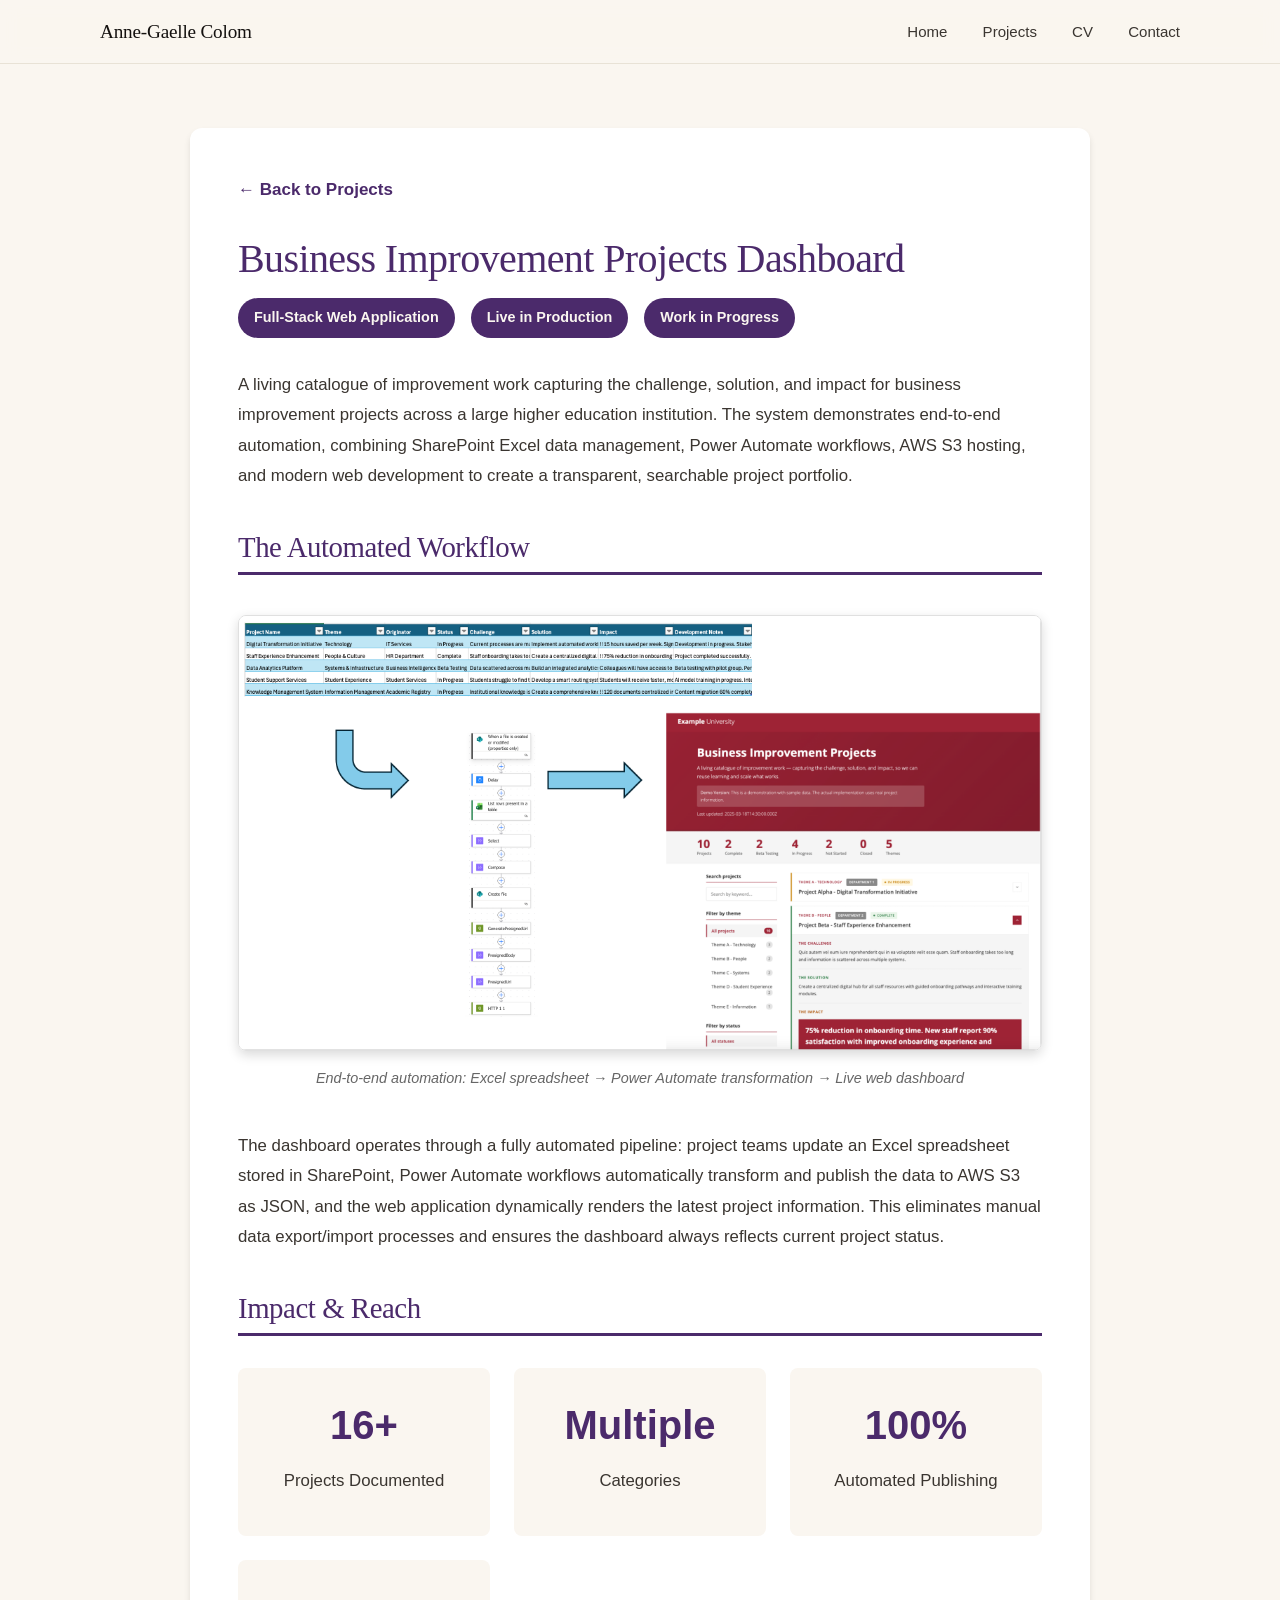
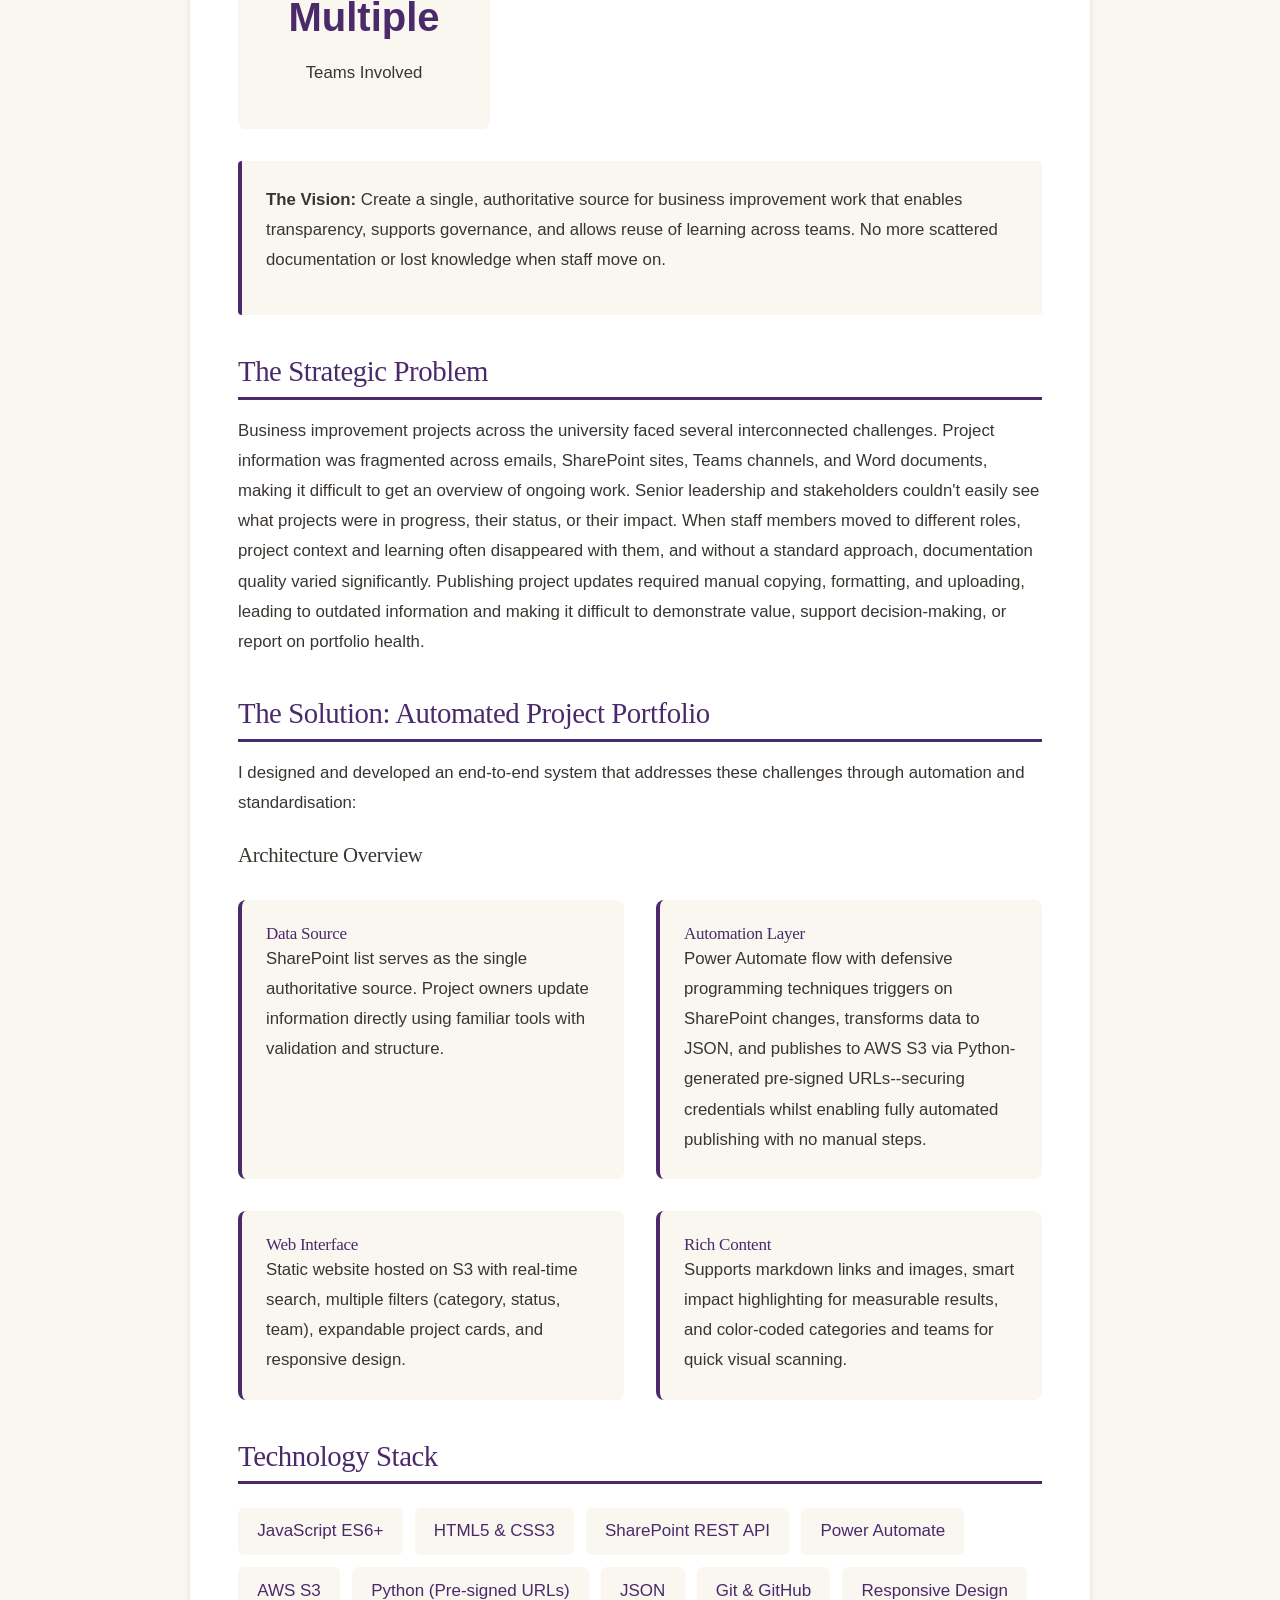
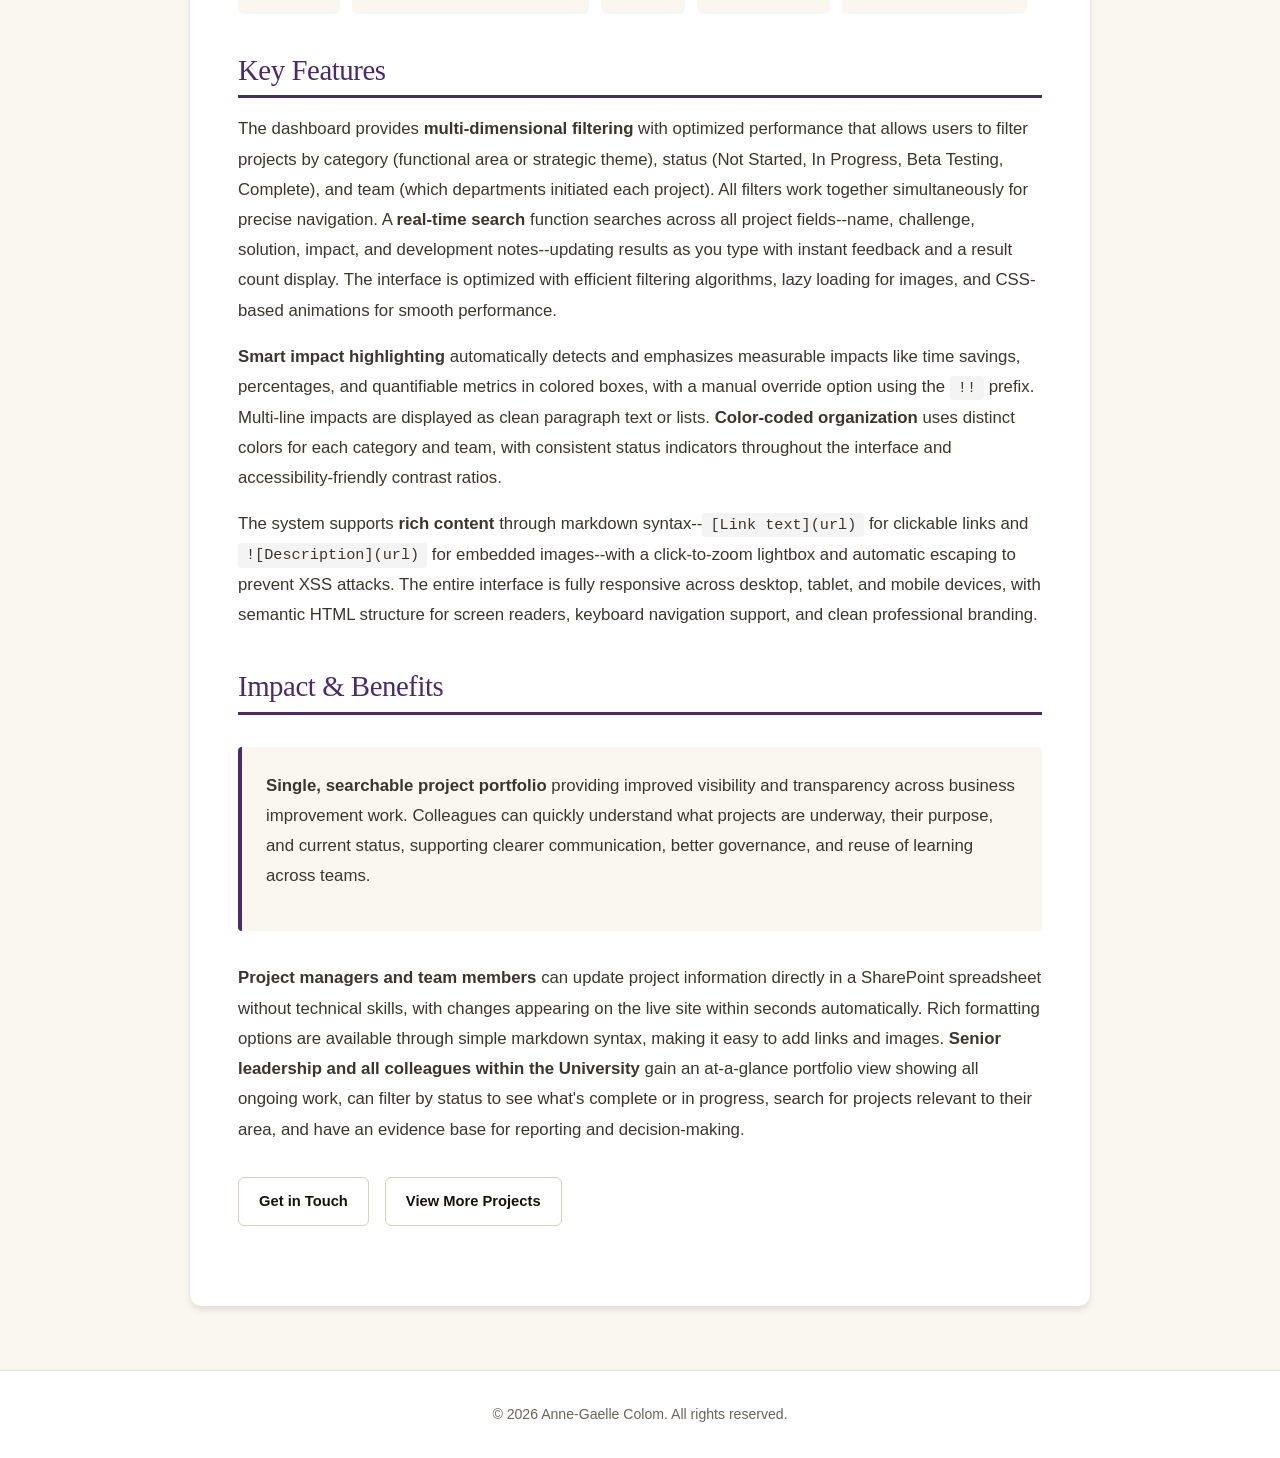
<file: projects/business-improvement-dashboard.html>
<!DOCTYPE html>
<html lang="en">
<head>
    <meta charset="UTF-8">
    <meta name="viewport" content="width=device-width, initial-scale=1.0">
    <title>Business Improvement Projects Dashboard - Anne-Gaelle Colom</title>
    <link rel="stylesheet" href="../css/style.css">
    <style>
        .project-detail {
            max-width: 900px;
            margin: 0 auto;
            background: #FFFFFF;
            padding: 3rem;
            border-radius: 12px;
            box-shadow: 0 4px 6px rgba(0,0,0,0.1);
        }

        .back-link {
            display: inline-block;
            margin-bottom: 2rem;
            color: #4B2A6B;
            text-decoration: none;
            font-weight: 600;
        }

        .back-link:hover {
            text-decoration: underline;
        }

        .project-detail h1 {
            font-size: 2.5rem;
            color: #4B2A6B;
            margin-bottom: 1rem;
        }

        .project-meta {
            display: flex;
            gap: 1rem;
            margin-bottom: 2rem;
            flex-wrap: wrap;
        }

        .meta-badge {
            background: #4B2A6B;
            color: #FAF6F0;
            padding: 0.5rem 1rem;
            border-radius: 20px;
            font-size: 0.9rem;
            font-weight: 600;
        }

        .project-detail h2 {
            font-size: 1.8rem;
            color: #4B2A6B;
            margin-top: 2.5rem;
            margin-bottom: 1rem;
            border-bottom: 3px solid #4B2A6B;
            padding-bottom: 0.5rem;
        }

        .project-detail h3 {
            font-size: 1.3rem;
            color: #3A3530;
            margin-top: 1.5rem;
            margin-bottom: 0.75rem;
        }

        .project-detail p, .project-detail li {
            font-size: 1.05rem;
            line-height: 1.8;
            color: #3A3530;
            margin-bottom: 1rem;
        }

        .project-detail ul {
            margin-left: 2rem;
            margin-bottom: 1.5rem;
        }

        .highlight-box {
            background: #FAF6F0;
            border-left: 4px solid #4B2A6B;
            padding: 1.5rem;
            margin: 2rem 0;
            border-radius: 4px;
        }

        .impact-grid {
            display: grid;
            grid-template-columns: repeat(auto-fit, minmax(200px, 1fr));
            gap: 1.5rem;
            margin: 2rem 0;
        }

        .impact-item {
            text-align: center;
            padding: 1.5rem;
            background: #FAF6F0;
            border-radius: 8px;
        }

        .impact-number {
            font-size: 2.5rem;
            font-weight: 700;
            color: #4B2A6B;
            display: block;
        }

        .impact-label {
            color: #3A3530;
            margin-top: 0.5rem;
        }

        .tech-stack {
            display: flex;
            flex-wrap: wrap;
            gap: 0.75rem;
            margin: 1.5rem 0;
        }

        .tech-item {
            background: #FAF6F0;
            color: #4B2A6B;
            padding: 0.6rem 1.2rem;
            border-radius: 6px;
            font-weight: 500;
        }

        .challenge-solution {
            display: grid;
            grid-template-columns: 1fr 1fr;
            gap: 2rem;
            margin: 2rem 0;
        }

        .challenge, .solution {
            padding: 1.5rem;
            border-radius: 8px;
        }

        .challenge {
            background: #f5f3ff;
            border-left: 4px solid #6B3FA0;
        }

        .solution {
            background: #F3EEE5;
            border-left: 4px solid #4B2A6B;
        }

        .challenge h4, .solution h4 {
            margin-top: 0;
            margin-bottom: 1rem;
        }

        .challenge h4 {
            color: #6B3FA0;
        }

        .solution h4 {
            color: #4B2A6B;
        }

        .external-links {
            display: flex;
            gap: 1rem;
            margin: 2rem 0;
            flex-wrap: wrap;
        }

        code {
            background: #f4f4f4;
            padding: 0.2rem 0.5rem;
            border-radius: 3px;
            font-family: 'Courier New', monospace;
            font-size: 0.95rem;
        }

        @media (max-width: 768px) {
            .project-detail {
                padding: 1.5rem;
            }

            .challenge-solution {
                grid-template-columns: 1fr;
            }

            .project-detail h1 {
                font-size: 2rem;
            }
        }
    </style>
</head>
<body>
    <header>
        <nav>
            <div class="container">
                <h1 class="logo">Anne-Gaelle Colom</h1>
                <ul class="nav-links">
                    <li><a href="../index.html">Home</a></li>
                    <li><a href="../index.html#projects">Projects</a></li>
                    <li><a href="../cv.html">CV</a></li>
                    <li><a href="../index.html#contact">Contact</a></li>
                </ul>
            </div>
        </nav>
    </header>

    <main style="padding: 4rem 0; background: #FAF6F0;">
        <div class="container">
            <div class="project-detail">
                <a href="../index.html#projects" class="back-link">← Back to Projects</a>

                <h1>Business Improvement Projects Dashboard</h1>

                <div class="project-meta">
                    <span class="meta-badge">Full-Stack Web Application</span>
                    <span class="meta-badge">Live in Production</span>
                    <span class="meta-badge">Work in Progress</span>
                </div>

                <p class="lead">A living catalogue of improvement work capturing the challenge, solution, and impact for business improvement projects across a large higher education institution. The system demonstrates end-to-end automation, combining SharePoint Excel data management, Power Automate workflows, AWS S3 hosting, and modern web development to create a transparent, searchable project portfolio.</p>

                <h2>The Automated Workflow</h2>

                <figure style="margin: 2.5rem 0; text-align: center;">
                    <img src="ProjectDemoSite.png" alt="Workflow diagram showing data transformation from SharePoint Excel spreadsheet through Power Automate to live website dashboard" style="max-width: 100%; height: auto; border-radius: 8px; box-shadow: 0 4px 12px rgba(0,0,0,0.15); border: 1px solid #e0e0e0;">
                    <figcaption style="margin-top: 1rem; color: #666; font-size: 0.9rem; font-style: italic;">End-to-end automation: Excel spreadsheet → Power Automate transformation → Live web dashboard</figcaption>
                </figure>

                <p>The dashboard operates through a fully automated pipeline: project teams update an Excel spreadsheet stored in SharePoint, Power Automate workflows automatically transform and publish the data to AWS S3 as JSON, and the web application dynamically renders the latest project information. This eliminates manual data export/import processes and ensures the dashboard always reflects current project status.</p>

                <h2>Impact & Reach</h2>

                <div class="impact-grid">
                    <div class="impact-item">
                        <span class="impact-number">16+</span>
                        <p class="impact-label">Projects Documented</p>
                    </div>
                    <div class="impact-item">
                        <span class="impact-number">Multiple</span>
                        <p class="impact-label">Categories</p>
                    </div>
                    <div class="impact-item">
                        <span class="impact-number">100%</span>
                        <p class="impact-label">Automated Publishing</p>
                    </div>
                    <div class="impact-item">
                        <span class="impact-number">Multiple</span>
                        <p class="impact-label">Teams Involved</p>
                    </div>
                </div>

                <div class="highlight-box">
                    <p><strong>The Vision:</strong> Create a single, authoritative source for business improvement work that enables transparency, supports governance, and allows reuse of learning across teams. No more scattered documentation or lost knowledge when staff move on.</p>
                </div>

                <h2>The Strategic Problem</h2>

                <p>Business improvement projects across the university faced several interconnected challenges. Project information was fragmented across emails, SharePoint sites, Teams channels, and Word documents, making it difficult to get an overview of ongoing work. Senior leadership and stakeholders couldn't easily see what projects were in progress, their status, or their impact. When staff members moved to different roles, project context and learning often disappeared with them, and without a standard approach, documentation quality varied significantly. Publishing project updates required manual copying, formatting, and uploading, leading to outdated information and making it difficult to demonstrate value, support decision-making, or report on portfolio health.</p>

                <h2>The Solution: Automated Project Portfolio</h2>

                <p>I designed and developed an end-to-end system that addresses these challenges through automation and standardisation:</p>

                <h3>Architecture Overview</h3>

                <div class="challenge-solution">
                    <div style="background: #FAF6F0; border-left: 4px solid #4B2A6B; padding: 1.5rem; border-radius: 8px;">
                        <h4 style="color: #4B2A6B; margin-top: 0;">Data Source</h4>
                        <p style="margin-bottom: 0;">SharePoint list serves as the single authoritative source. Project owners update information directly using familiar tools with validation and structure.</p>
                    </div>
                    <div style="background: #FAF6F0; border-left: 4px solid #4B2A6B; padding: 1.5rem; border-radius: 8px;">
                        <h4 style="color: #4B2A6B; margin-top: 0;">Automation Layer</h4>
                        <p style="margin-bottom: 0;">Power Automate flow with defensive programming techniques triggers on SharePoint changes, transforms data to JSON, and publishes to AWS S3 via Python-generated pre-signed URLs--securing credentials whilst enabling fully automated publishing with no manual steps.</p>
                    </div>
                </div>

                <div class="challenge-solution">
                    <div style="background: #FAF6F0; border-left: 4px solid #4B2A6B; padding: 1.5rem; border-radius: 8px;">
                        <h4 style="color: #4B2A6B; margin-top: 0;">Web Interface</h4>
                        <p style="margin-bottom: 0;">Static website hosted on S3 with real-time search, multiple filters (category, status, team), expandable project cards, and responsive design.</p>
                    </div>
                    <div style="background: #FAF6F0; border-left: 4px solid #4B2A6B; padding: 1.5rem; border-radius: 8px;">
                        <h4 style="color: #4B2A6B; margin-top: 0;">Rich Content</h4>
                        <p style="margin-bottom: 0;">Supports markdown links and images, smart impact highlighting for measurable results, and color-coded categories and teams for quick visual scanning.</p>
                    </div>
                </div>

                <h2>Technology Stack</h2>

                <div class="tech-stack">
                    <span class="tech-item">JavaScript ES6+</span>
                    <span class="tech-item">HTML5 & CSS3</span>
                    <span class="tech-item">SharePoint REST API</span>
                    <span class="tech-item">Power Automate</span>
                    <span class="tech-item">AWS S3</span>
                    <span class="tech-item">Python (Pre-signed URLs)</span>
                    <span class="tech-item">JSON</span>
                    <span class="tech-item">Git & GitHub</span>
                    <span class="tech-item">Responsive Design</span>
                </div>

                <h2>Key Features</h2>

                <p>The dashboard provides <strong>multi-dimensional filtering</strong> with optimized performance that allows users to filter projects by category (functional area or strategic theme), status (Not Started, In Progress, Beta Testing, Complete), and team (which departments initiated each project). All filters work together simultaneously for precise navigation. A <strong>real-time search</strong> function searches across all project fields--name, challenge, solution, impact, and development notes--updating results as you type with instant feedback and a result count display. The interface is optimized with efficient filtering algorithms, lazy loading for images, and CSS-based animations for smooth performance.</p>

                <p><strong>Smart impact highlighting</strong> automatically detects and emphasizes measurable impacts like time savings, percentages, and quantifiable metrics in colored boxes, with a manual override option using the <code>!!</code> prefix. Multi-line impacts are displayed as clean paragraph text or lists. <strong>Color-coded organization</strong> uses distinct colors for each category and team, with consistent status indicators throughout the interface and accessibility-friendly contrast ratios.</p>

                <p>The system supports <strong>rich content</strong> through markdown syntax--<code>[Link text](url)</code> for clickable links and <code>![Description](url)</code> for embedded images--with a click-to-zoom lightbox and automatic escaping to prevent XSS attacks. The entire interface is fully responsive across desktop, tablet, and mobile devices, with semantic HTML structure for screen readers, keyboard navigation support, and clean professional branding.</p>

                <h2>Impact & Benefits</h2>

                <div class="highlight-box">
                    <p><strong>Single, searchable project portfolio</strong> providing improved visibility and transparency across business improvement work. Colleagues can quickly understand what projects are underway, their purpose, and current status, supporting clearer communication, better governance, and reuse of learning across teams.</p>
                </div>

                <p><strong>Project managers and team members</strong> can update project information directly in a SharePoint spreadsheet without technical skills, with changes appearing on the live site within seconds automatically. Rich formatting options are available through simple markdown syntax, making it easy to add links and images. <strong>Senior leadership and all colleagues within the University</strong> gain an at-a-glance portfolio view showing all ongoing work, can filter by status to see what's complete or in progress, search for projects relevant to their area, and have an evidence base for reporting and decision-making.</p>

                <div class="external-links">
                    <a href="../index.html#contact" class="btn btn-secondary">Get in Touch</a>
                    <a href="../index.html#projects" class="btn btn-secondary">View More Projects</a>
                </div>
            </div>
        </div>
    </main>

    <footer>
        <div class="container">
            <p>&copy; 2026 Anne-Gaelle Colom. All rights reserved.</p>
        </div>
    </footer>
</body>
</html>
</file>
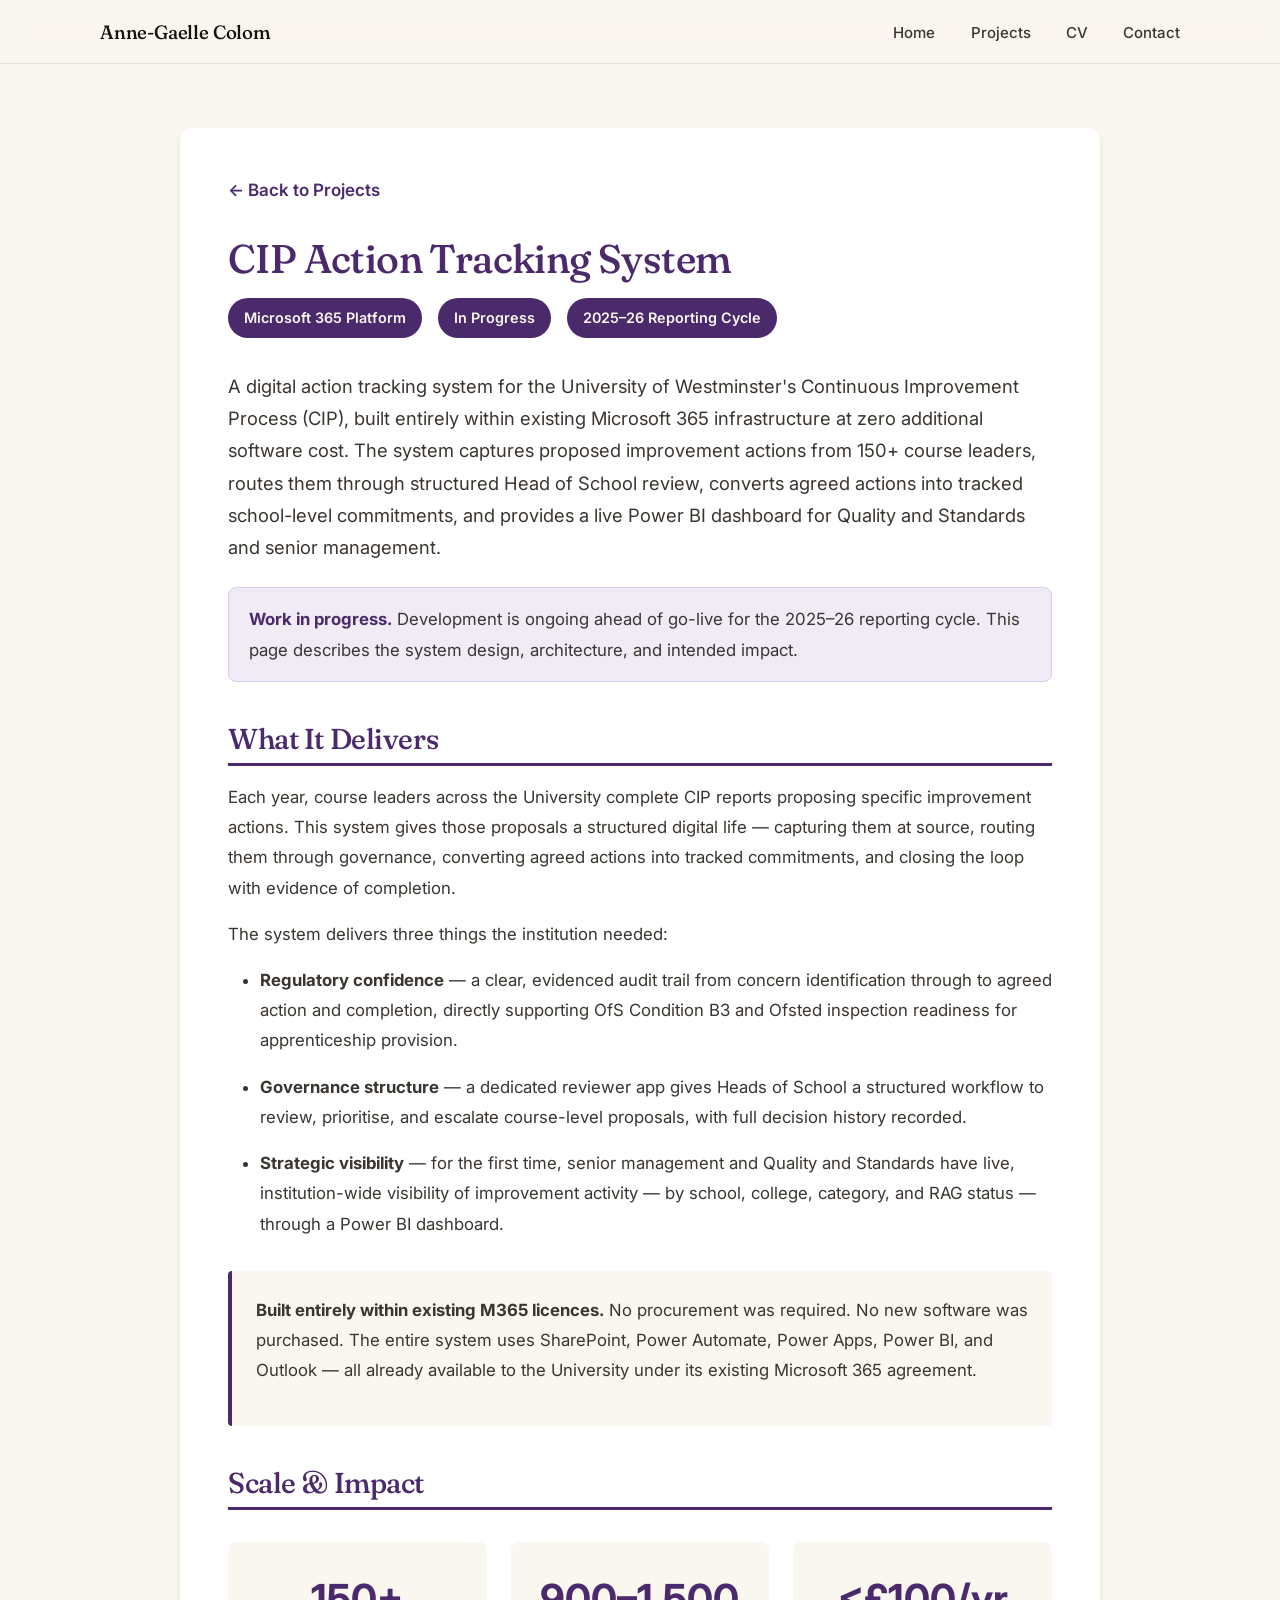
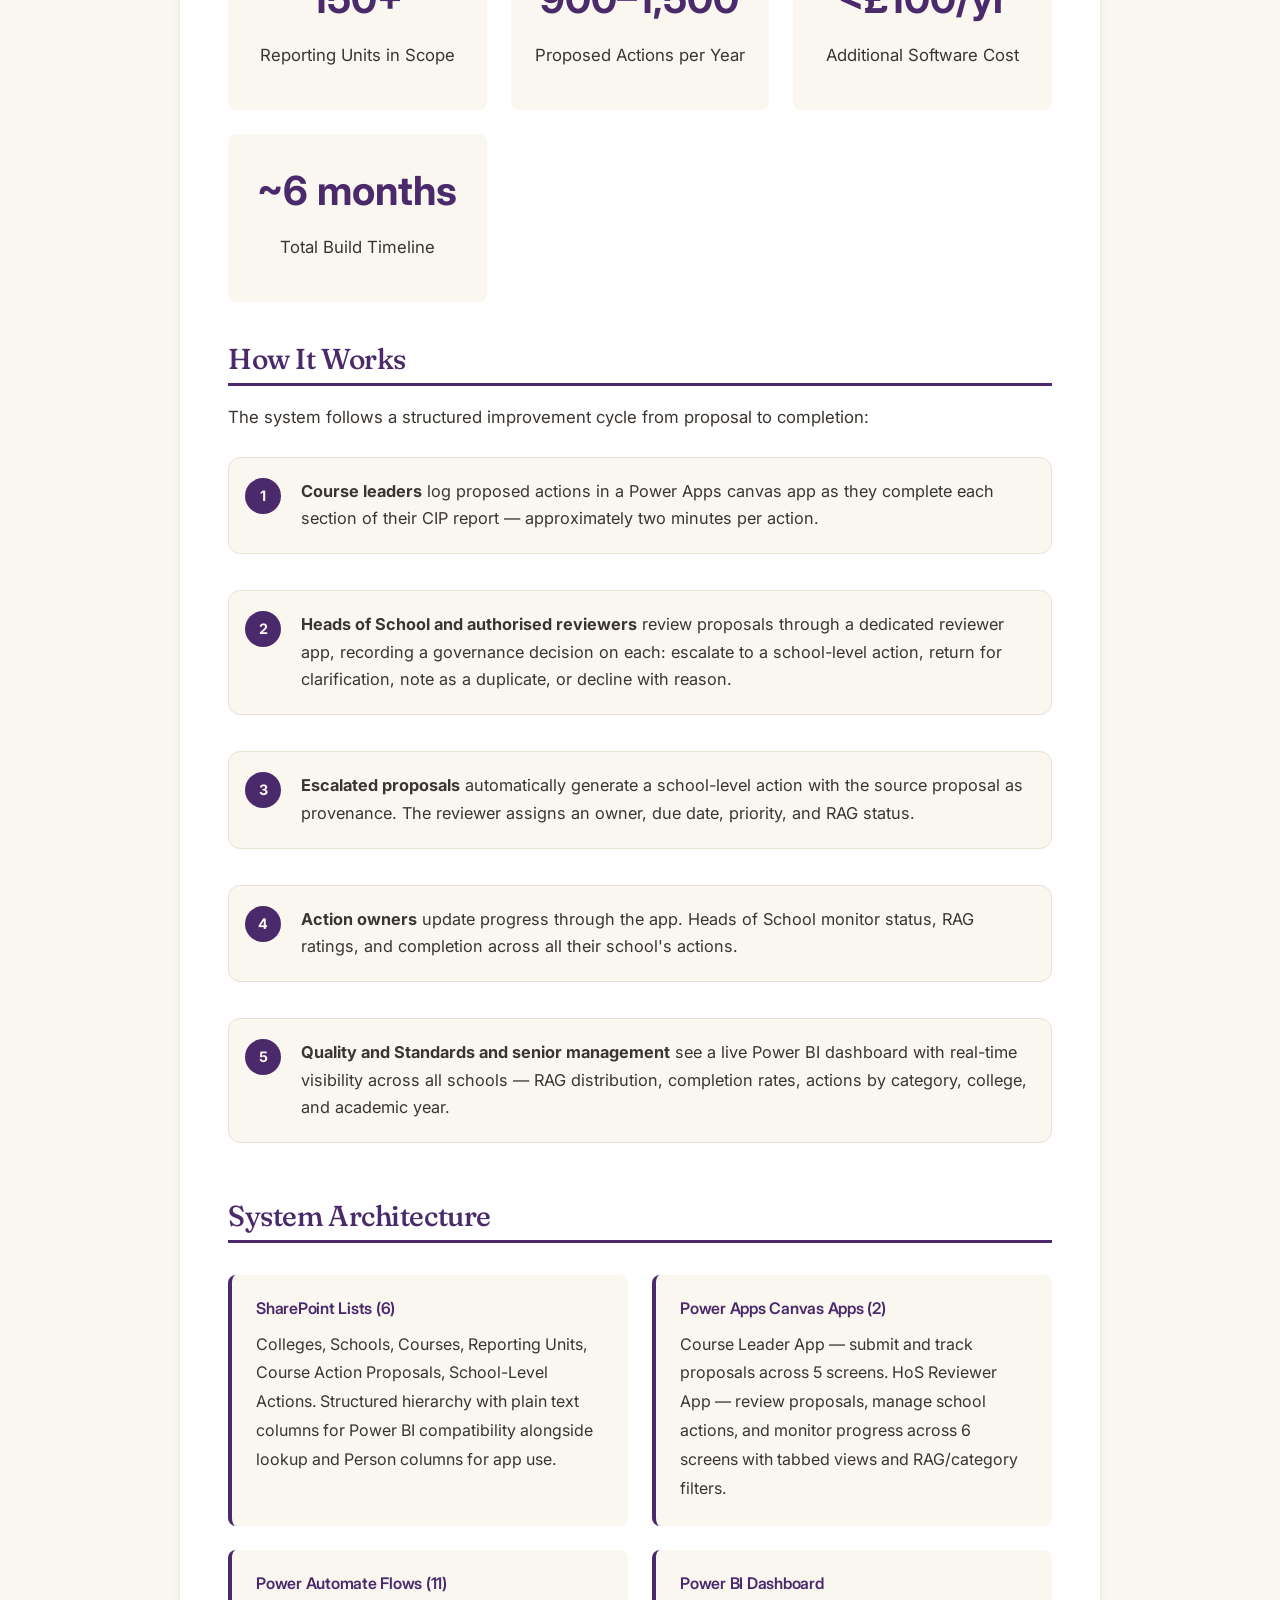
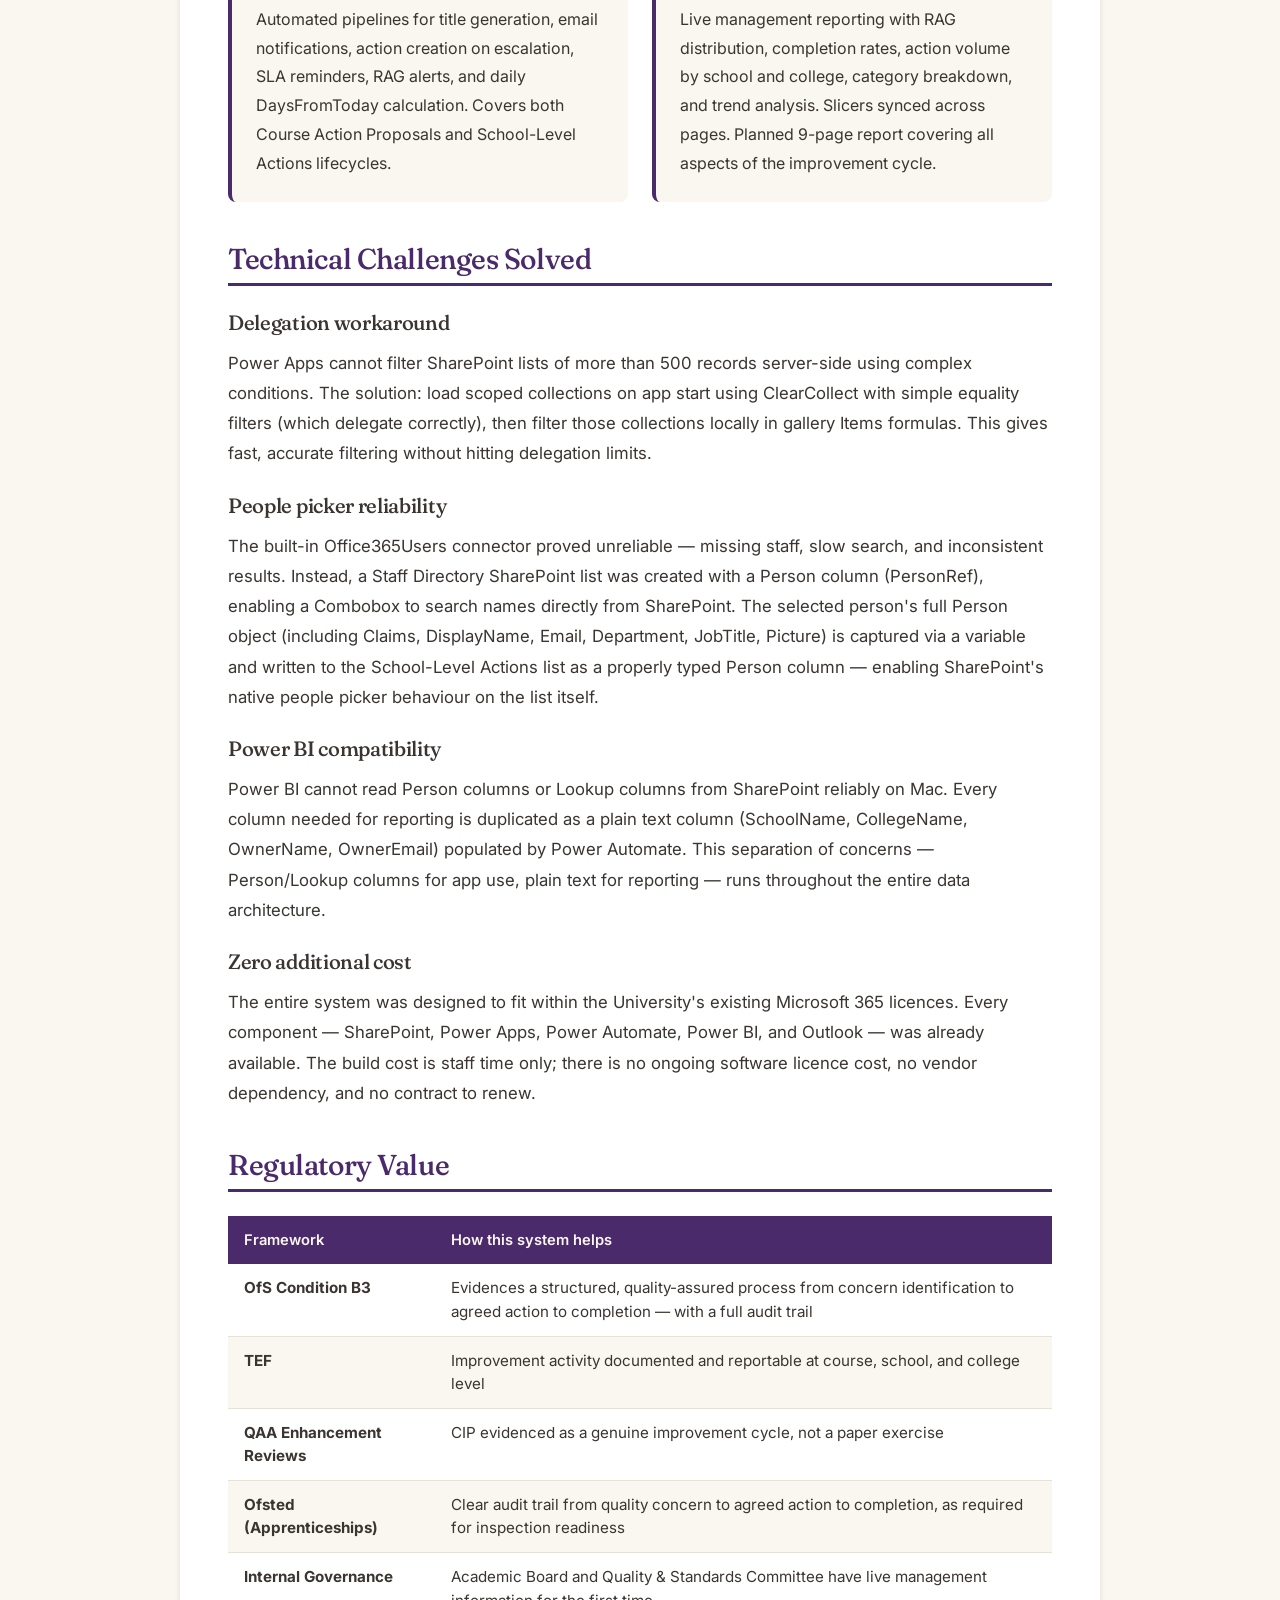
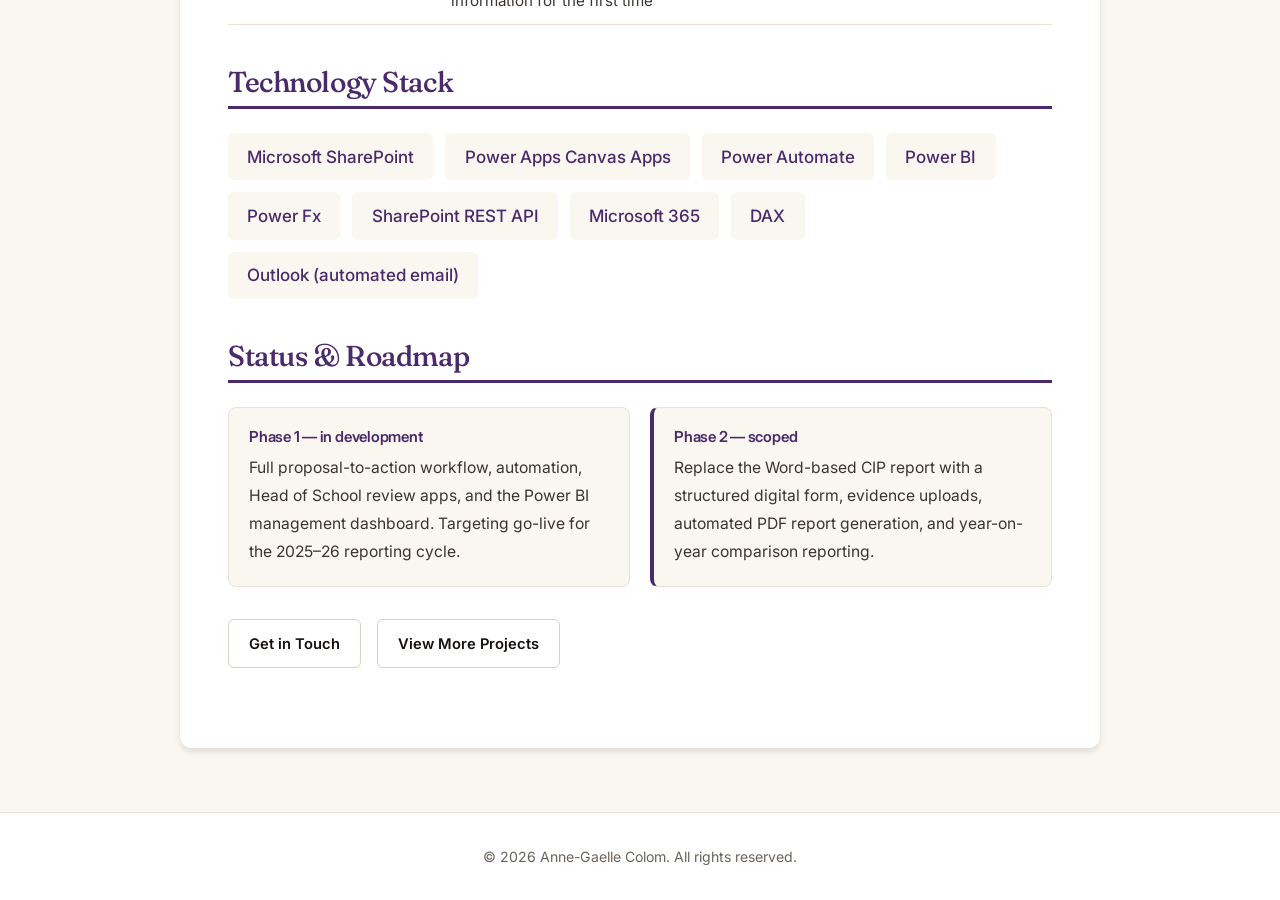
<file: projects/cip-action-tracking.html>
<!DOCTYPE html>
<html lang="en">
<head>
    <meta charset="UTF-8">
    <meta name="viewport" content="width=device-width, initial-scale=1.0">
    <title>CIP Action Tracking System — Anne-Gaelle Colom</title>
    <link rel="preconnect" href="https://fonts.googleapis.com">
    <link rel="preconnect" href="https://fonts.gstatic.com" crossorigin>
    <link rel="stylesheet" href="https://fonts.googleapis.com/css2?family=Fraunces:ital,opsz,wght@0,9..144,400;0,9..144,500;0,9..144,600;1,9..144,400;1,9..144,500&family=Inter:wght@400;500;600;700&display=swap">
    <link rel="stylesheet" href="../css/style.css">
    <style>
        .project-detail {
            max-width: 920px;
            margin: 0 auto;
            background: #FFFFFF;
            padding: clamp(1.5rem, 4vw, 3rem);
            border-radius: 12px;
            box-shadow: 0 4px 6px rgba(0,0,0,0.1);
        }

        .back-link {
            display: inline-block;
            margin-bottom: 2rem;
            color: #4B2A6B;
            text-decoration: none;
            font-weight: 600;
        }

        .back-link:hover {
            text-decoration: underline;
        }

        .project-detail h1 {
            font-size: 2.5rem;
            color: #4B2A6B;
            margin-bottom: 1rem;
        }

        .project-meta {
            display: flex;
            gap: 1rem;
            margin-bottom: 2rem;
            flex-wrap: wrap;
        }

        .meta-badge {
            background: #4B2A6B;
            color: #FAF6F0;
            padding: 0.5rem 1rem;
            border-radius: 20px;
            font-size: 0.9rem;
            font-weight: 600;
        }

        .project-detail h2 {
            font-size: 1.8rem;
            color: #4B2A6B;
            margin-top: 2.5rem;
            margin-bottom: 1rem;
            border-bottom: 3px solid #4B2A6B;
            padding-bottom: 0.5rem;
        }

        .project-detail h3 {
            font-size: 1.3rem;
            color: #3A3530;
            margin-top: 1.5rem;
            margin-bottom: 0.75rem;
        }

        .project-detail p, .project-detail li {
            font-size: 1.05rem;
            line-height: 1.8;
            color: #3A3530;
            margin-bottom: 1rem;
        }

        .project-detail ul {
            margin-left: 2rem;
            margin-bottom: 1.5rem;
        }

        .project-detail .lead {
            font-size: 1.15rem;
            line-height: 1.75;
            color: #3A3530;
            margin-bottom: 0.25rem;
        }

        .status-banner {
            background: #F1EBF6;
            border: 1px solid #D8CCE8;
            border-radius: 8px;
            padding: 1rem 1.25rem;
            margin: 1.5rem 0 2rem;
            font-size: 0.95rem;
            color: #3A3530;
        }

        .status-banner strong {
            color: #4B2A6B;
        }

        .highlight-box {
            background: #FAF6F0;
            border-left: 4px solid #4B2A6B;
            padding: 1.5rem;
            margin: 2rem 0;
            border-radius: 4px;
        }

        .impact-grid {
            display: grid;
            grid-template-columns: repeat(auto-fit, minmax(200px, 1fr));
            gap: 1.5rem;
            margin: 2rem 0;
        }

        .impact-item {
            text-align: center;
            padding: 1.5rem;
            background: #FAF6F0;
            border-radius: 8px;
        }

        .impact-number {
            font-size: 2.5rem;
            font-weight: 700;
            color: #4B2A6B;
            display: block;
        }

        .impact-label {
            color: #3A3530;
            margin-top: 0.5rem;
        }

        .tech-stack {
            display: flex;
            flex-wrap: wrap;
            gap: 0.75rem;
            margin: 1.5rem 0;
        }

        .tech-item {
            background: #FAF6F0;
            color: #4B2A6B;
            padding: 0.6rem 1.2rem;
            border-radius: 6px;
            font-weight: 500;
        }

        .arch-grid {
            display: grid;
            grid-template-columns: 1fr 1fr;
            gap: 1.5rem;
            margin: 2rem 0;
        }

        .arch-item {
            background: #FAF6F0;
            border-left: 4px solid #4B2A6B;
            padding: 1.5rem;
            border-radius: 8px;
        }

        .arch-item h4 {
            font-family: "Inter", -apple-system, BlinkMacSystemFont, sans-serif;
            color: #4B2A6B;
            margin-top: 0;
            margin-bottom: 0.75rem;
            font-size: 1rem;
            font-weight: 600;
        }

        .arch-item p {
            margin-bottom: 0;
            font-size: 1rem;
        }

        .steps-list {
            counter-reset: steps;
            list-style: none;
            margin: 1.5rem 0 0;
            padding: 0;
            display: flex;
            flex-direction: column;
            gap: 1.25rem;
        }

        .steps-list > li {
            counter-increment: steps;
            display: grid;
            grid-template-columns: 2.25rem 1fr;
            gap: 1rem 1.25rem;
            align-items: start;
            background: #FAF6F0;
            border: 1px solid #E8E2D6;
            border-radius: 12px;
            padding: 1.25rem 1.25rem 1.25rem 1rem;
        }

        .steps-list > li::before {
            content: counter(steps);
            background: #4B2A6B;
            color: #FAF6F0;
            font-weight: 700;
            font-size: 0.9rem;
            width: 2.25rem;
            height: 2.25rem;
            border-radius: 50%;
            display: flex;
            align-items: center;
            justify-content: center;
            grid-column: 1;
        }

        .steps-list > li > div {
            grid-column: 2;
            min-width: 0;
        }

        .steps-list > li p {
            margin: 0;
            font-size: 1.02rem;
            line-height: 1.7;
        }

        .table-wrap {
            overflow-x: auto;
            margin: 1.5rem 0;
            -webkit-overflow-scrolling: touch;
        }

        .regulatory-table {
            width: 100%;
            min-width: 520px;
            border-collapse: collapse;
        }

        .regulatory-table th {
            background: #4B2A6B;
            color: #FAF6F0;
            padding: 0.75rem 1rem;
            text-align: left;
            font-size: 0.92rem;
            font-weight: 600;
        }

        .regulatory-table td {
            padding: 0.75rem 1rem;
            border-bottom: 1px solid #E8E2D6;
            font-size: 0.95rem;
            line-height: 1.55;
            vertical-align: top;
            color: #3A3530;
        }

        .regulatory-table tr:nth-child(even) td {
            background: #FAF6F0;
        }

        .roadmap-grid {
            display: grid;
            grid-template-columns: 1fr 1fr;
            gap: 1.25rem;
            margin: 1.5rem 0;
        }

        .roadmap-card {
            background: #FAF6F0;
            border: 1px solid #E8E2D6;
            border-radius: 8px;
            padding: 1.25rem;
        }

        .roadmap-card h4 {
            font-family: "Inter", -apple-system, BlinkMacSystemFont, sans-serif;
            color: #4B2A6B;
            margin: 0 0 0.5rem;
            font-size: 0.95rem;
            font-weight: 600;
        }

        .roadmap-card p {
            margin: 0;
            font-size: 0.98rem;
        }

        .roadmap-card.phase-two {
            border-left: 4px solid #4B2A6B;
        }

        .external-links {
            display: flex;
            gap: 1rem;
            margin: 2rem 0;
            flex-wrap: wrap;
        }

        @media (max-width: 768px) {
            .project-detail {
                padding: 1.5rem;
            }

            .arch-grid,
            .roadmap-grid {
                grid-template-columns: 1fr;
            }

            .steps-list > li {
                grid-template-columns: 1fr;
                padding: 1.25rem;
            }

            .steps-list > li::before {
                margin-bottom: 0.25rem;
            }

            .steps-list > li > div {
                grid-column: 1;
            }

            .project-detail h1 {
                font-size: 2rem;
            }
        }
    </style>
</head>
<body>
    <header>
        <nav>
            <div class="container">
                <h1 class="logo">Anne-Gaelle Colom</h1>
                <ul class="nav-links">
                    <li><a href="../index.html">Home</a></li>
                    <li><a href="../index.html#projects">Projects</a></li>
                    <li><a href="../cv.html">CV</a></li>
                    <li><a href="../index.html#contact">Contact</a></li>
                </ul>
            </div>
        </nav>
    </header>

    <main style="padding: 4rem 0; background: #FAF6F0;">
        <div class="container">
            <div class="project-detail">
                <a href="../index.html#projects" class="back-link">← Back to Projects</a>

                <h1>CIP Action Tracking System</h1>

                <div class="project-meta">
                    <span class="meta-badge">Microsoft 365 Platform</span>
                    <span class="meta-badge">In Progress</span>
                    <span class="meta-badge">2025–26 Reporting Cycle</span>
                </div>

                <p class="lead">A digital action tracking system for the University of Westminster's Continuous Improvement Process (CIP), built entirely within existing Microsoft 365 infrastructure at zero additional software cost. The system captures proposed improvement actions from 150+ course leaders, routes them through structured Head of School review, converts agreed actions into tracked school-level commitments, and provides a live Power BI dashboard for Quality and Standards and senior management.</p>

                <p class="status-banner"><strong>Work in progress.</strong> Development is ongoing ahead of go-live for the 2025–26 reporting cycle. This page describes the system design, architecture, and intended impact.</p>

                <h2>What It Delivers</h2>

                <p>Each year, course leaders across the University complete CIP reports proposing specific improvement actions. This system gives those proposals a structured digital life — capturing them at source, routing them through governance, converting agreed actions into tracked commitments, and closing the loop with evidence of completion.</p>

                <p>The system delivers three things the institution needed:</p>

                <ul>
                    <li><strong>Regulatory confidence</strong> — a clear, evidenced audit trail from concern identification through to agreed action and completion, directly supporting OfS Condition B3 and Ofsted inspection readiness for apprenticeship provision.</li>
                    <li><strong>Governance structure</strong> — a dedicated reviewer app gives Heads of School a structured workflow to review, prioritise, and escalate course-level proposals, with full decision history recorded.</li>
                    <li><strong>Strategic visibility</strong> — for the first time, senior management and Quality and Standards have live, institution-wide visibility of improvement activity — by school, college, category, and RAG status — through a Power BI dashboard.</li>
                </ul>

                <div class="highlight-box">
                    <p><strong>Built entirely within existing M365 licences.</strong> No procurement was required. No new software was purchased. The entire system uses SharePoint, Power Automate, Power Apps, Power BI, and Outlook — all already available to the University under its existing Microsoft 365 agreement.</p>
                </div>

                <h2>Scale & Impact</h2>

                <div class="impact-grid">
                    <div class="impact-item">
                        <span class="impact-number">150+</span>
                        <p class="impact-label">Reporting Units in Scope</p>
                    </div>
                    <div class="impact-item">
                        <span class="impact-number">900–1,500</span>
                        <p class="impact-label">Proposed Actions per Year</p>
                    </div>
                    <div class="impact-item">
                        <span class="impact-number">&lt;£100/yr</span>
                        <p class="impact-label">Additional Software Cost</p>
                    </div>
                    <div class="impact-item">
                        <span class="impact-number">~6 months</span>
                        <p class="impact-label">Total Build Timeline</p>
                    </div>
                </div>

                <h2>How It Works</h2>

                <p>The system follows a structured improvement cycle from proposal to completion:</p>

                <ol class="steps-list">
                    <li>
                        <div>
                            <p><strong>Course leaders</strong> log proposed actions in a Power Apps canvas app as they complete each section of their CIP report — approximately two minutes per action.</p>
                        </div>
                    </li>
                    <li>
                        <div>
                            <p><strong>Heads of School and authorised reviewers</strong> review proposals through a dedicated reviewer app, recording a governance decision on each: escalate to a school-level action, return for clarification, note as a duplicate, or decline with reason.</p>
                        </div>
                    </li>
                    <li>
                        <div>
                            <p><strong>Escalated proposals</strong> automatically generate a school-level action with the source proposal as provenance. The reviewer assigns an owner, due date, priority, and RAG status.</p>
                        </div>
                    </li>
                    <li>
                        <div>
                            <p><strong>Action owners</strong> update progress through the app. Heads of School monitor status, RAG ratings, and completion across all their school's actions.</p>
                        </div>
                    </li>
                    <li>
                        <div>
                            <p><strong>Quality and Standards and senior management</strong> see a live Power BI dashboard with real-time visibility across all schools — RAG distribution, completion rates, actions by category, college, and academic year.</p>
                        </div>
                    </li>
                </ol>

                <h2>System Architecture</h2>

                <div class="arch-grid">
                    <div class="arch-item">
                        <h4>SharePoint Lists (6)</h4>
                        <p>Colleges, Schools, Courses, Reporting Units, Course Action Proposals, School-Level Actions. Structured hierarchy with plain text columns for Power BI compatibility alongside lookup and Person columns for app use.</p>
                    </div>
                    <div class="arch-item">
                        <h4>Power Apps Canvas Apps (2)</h4>
                        <p>Course Leader App — submit and track proposals across 5 screens. HoS Reviewer App — review proposals, manage school actions, and monitor progress across 6 screens with tabbed views and RAG/category filters.</p>
                    </div>
                    <div class="arch-item">
                        <h4>Power Automate Flows (11)</h4>
                        <p>Automated pipelines for title generation, email notifications, action creation on escalation, SLA reminders, RAG alerts, and daily DaysFromToday calculation. Covers both Course Action Proposals and School-Level Actions lifecycles.</p>
                    </div>
                    <div class="arch-item">
                        <h4>Power BI Dashboard</h4>
                        <p>Live management reporting with RAG distribution, completion rates, action volume by school and college, category breakdown, and trend analysis. Slicers synced across pages. Planned 9-page report covering all aspects of the improvement cycle.</p>
                    </div>
                </div>

                <h2>Technical Challenges Solved</h2>

                <h3>Delegation workaround</h3>
                <p>Power Apps cannot filter SharePoint lists of more than 500 records server-side using complex conditions. The solution: load scoped collections on app start using ClearCollect with simple equality filters (which delegate correctly), then filter those collections locally in gallery Items formulas. This gives fast, accurate filtering without hitting delegation limits.</p>

                <h3>People picker reliability</h3>
                <p>The built-in Office365Users connector proved unreliable — missing staff, slow search, and inconsistent results. Instead, a Staff Directory SharePoint list was created with a Person column (PersonRef), enabling a Combobox to search names directly from SharePoint. The selected person's full Person object (including Claims, DisplayName, Email, Department, JobTitle, Picture) is captured via a variable and written to the School-Level Actions list as a properly typed Person column — enabling SharePoint's native people picker behaviour on the list itself.</p>

                <h3>Power BI compatibility</h3>
                <p>Power BI cannot read Person columns or Lookup columns from SharePoint reliably on Mac. Every column needed for reporting is duplicated as a plain text column (SchoolName, CollegeName, OwnerName, OwnerEmail) populated by Power Automate. This separation of concerns — Person/Lookup columns for app use, plain text for reporting — runs throughout the entire data architecture.</p>

                <h3>Zero additional cost</h3>
                <p>The entire system was designed to fit within the University's existing Microsoft 365 licences. Every component — SharePoint, Power Apps, Power Automate, Power BI, and Outlook — was already available. The build cost is staff time only; there is no ongoing software licence cost, no vendor dependency, and no contract to renew.</p>

                <h2>Regulatory Value</h2>

                <div class="table-wrap">
                <table class="regulatory-table">
                    <thead>
                        <tr>
                            <th>Framework</th>
                            <th>How this system helps</th>
                        </tr>
                    </thead>
                    <tbody>
                        <tr>
                            <td><strong>OfS Condition B3</strong></td>
                            <td>Evidences a structured, quality-assured process from concern identification to agreed action to completion — with a full audit trail</td>
                        </tr>
                        <tr>
                            <td><strong>TEF</strong></td>
                            <td>Improvement activity documented and reportable at course, school, and college level</td>
                        </tr>
                        <tr>
                            <td><strong>QAA Enhancement Reviews</strong></td>
                            <td>CIP evidenced as a genuine improvement cycle, not a paper exercise</td>
                        </tr>
                        <tr>
                            <td><strong>Ofsted (Apprenticeships)</strong></td>
                            <td>Clear audit trail from quality concern to agreed action to completion, as required for inspection readiness</td>
                        </tr>
                        <tr>
                            <td><strong>Internal Governance</strong></td>
                            <td>Academic Board and Quality &amp; Standards Committee have live management information for the first time</td>
                        </tr>
                    </tbody>
                </table>
                </div>

                <h2>Technology Stack</h2>

                <div class="tech-stack">
                    <span class="tech-item">Microsoft SharePoint</span>
                    <span class="tech-item">Power Apps Canvas Apps</span>
                    <span class="tech-item">Power Automate</span>
                    <span class="tech-item">Power BI</span>
                    <span class="tech-item">Power Fx</span>
                    <span class="tech-item">SharePoint REST API</span>
                    <span class="tech-item">Microsoft 365</span>
                    <span class="tech-item">DAX</span>
                    <span class="tech-item">Outlook (automated email)</span>
                </div>

                <h2>Status &amp; Roadmap</h2>

                <div class="roadmap-grid">
                    <div class="roadmap-card">
                        <h4>Phase 1 — in development</h4>
                        <p>Full proposal-to-action workflow, automation, Head of School review apps, and the Power BI management dashboard. Targeting go-live for the 2025–26 reporting cycle.</p>
                    </div>
                    <div class="roadmap-card phase-two">
                        <h4>Phase 2 — scoped</h4>
                        <p>Replace the Word-based CIP report with a structured digital form, evidence uploads, automated PDF report generation, and year-on-year comparison reporting.</p>
                    </div>
                </div>

                <div class="external-links">
                    <a href="../index.html#contact" class="btn btn-secondary">Get in Touch</a>
                    <a href="../index.html#projects" class="btn btn-secondary">View More Projects</a>
                </div>
            </div>
        </div>
    </main>

    <footer>
        <div class="container">
            <p>&copy; 2026 Anne-Gaelle Colom. All rights reserved.</p>
        </div>
    </footer>
</body>
</html>
</file>
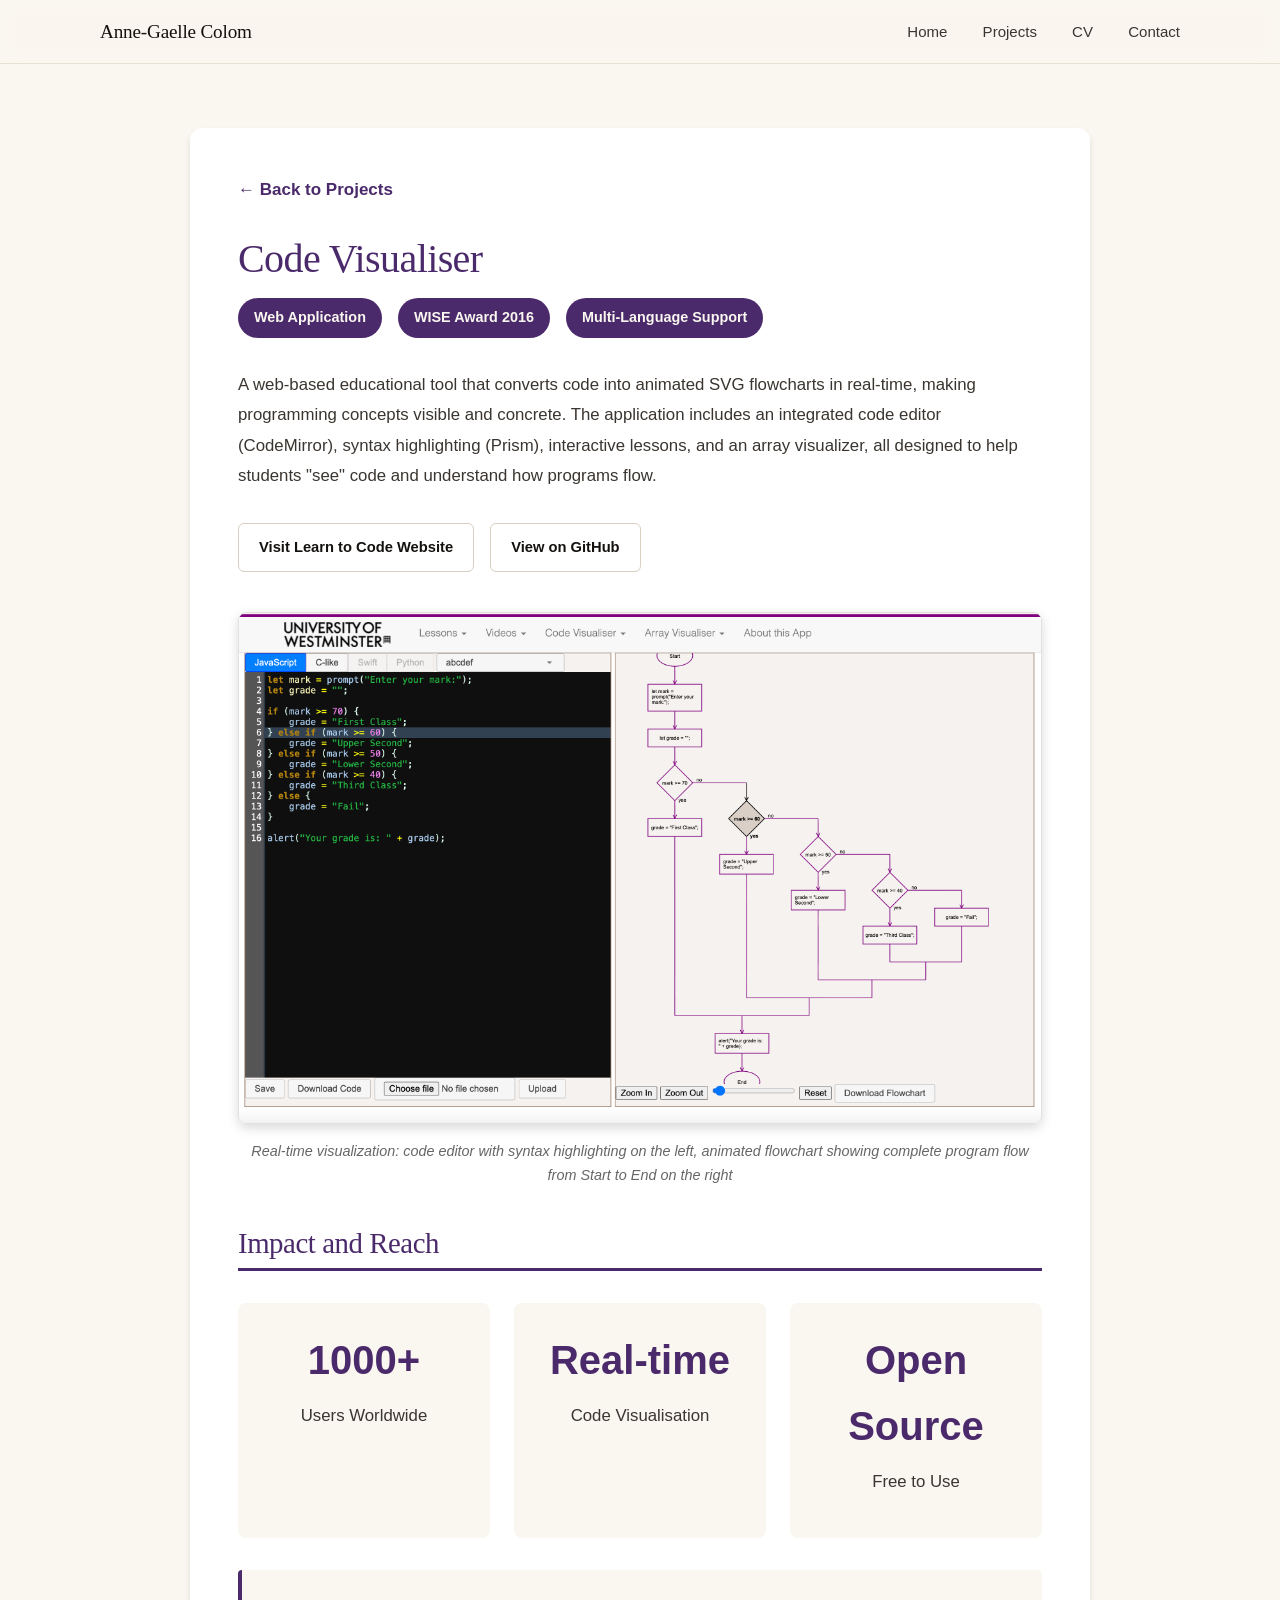
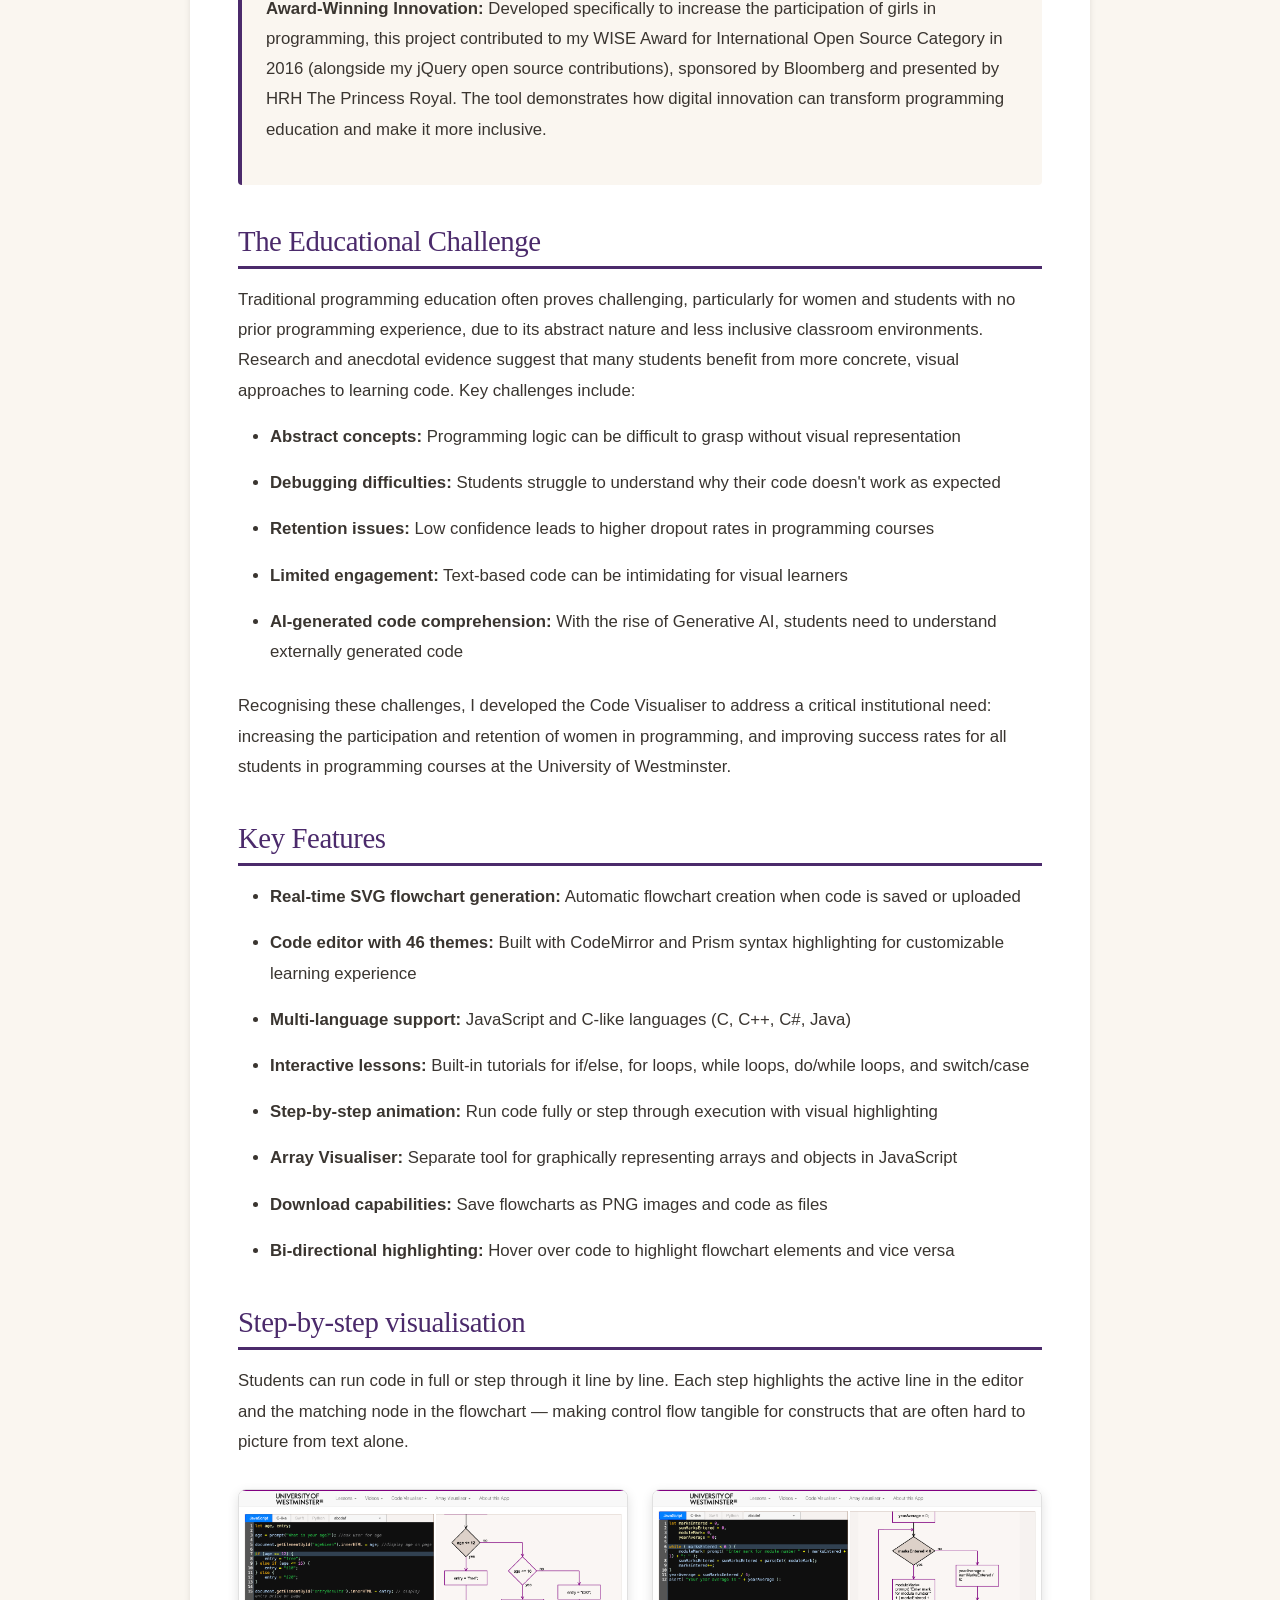
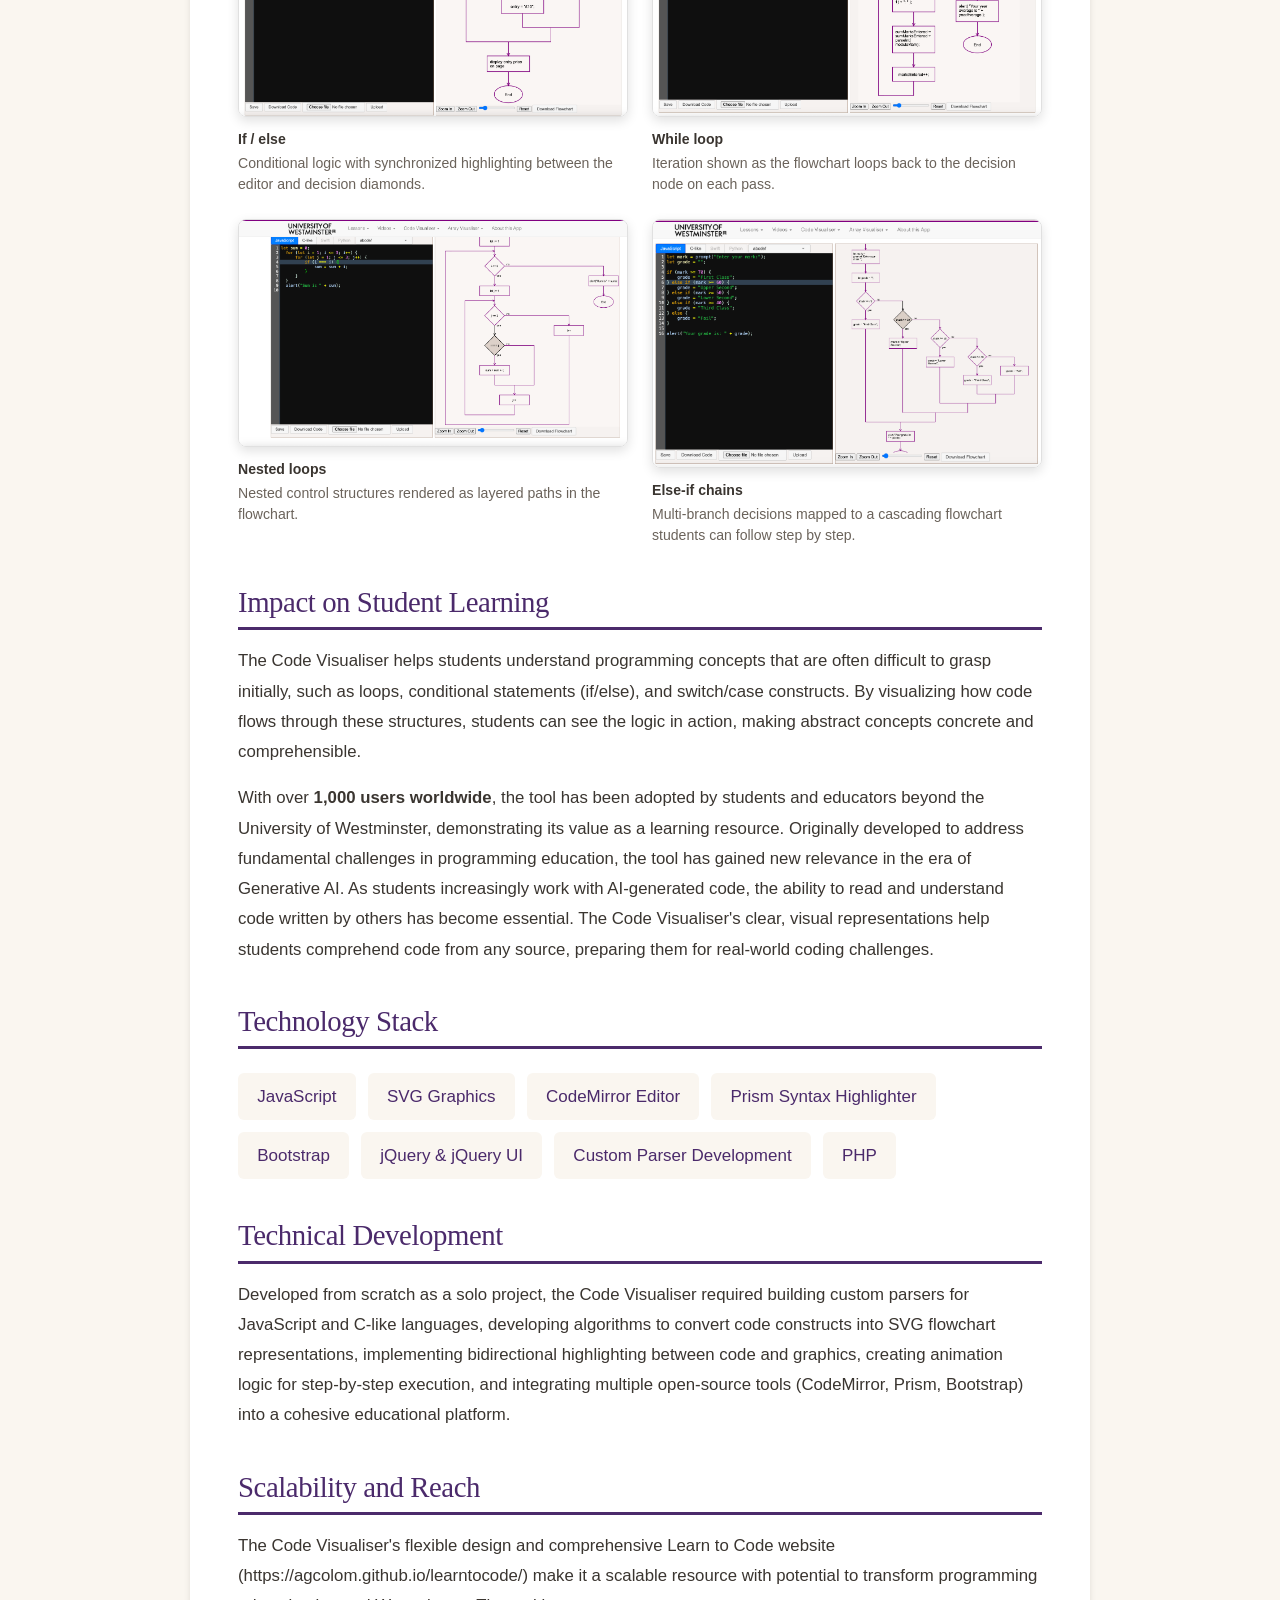
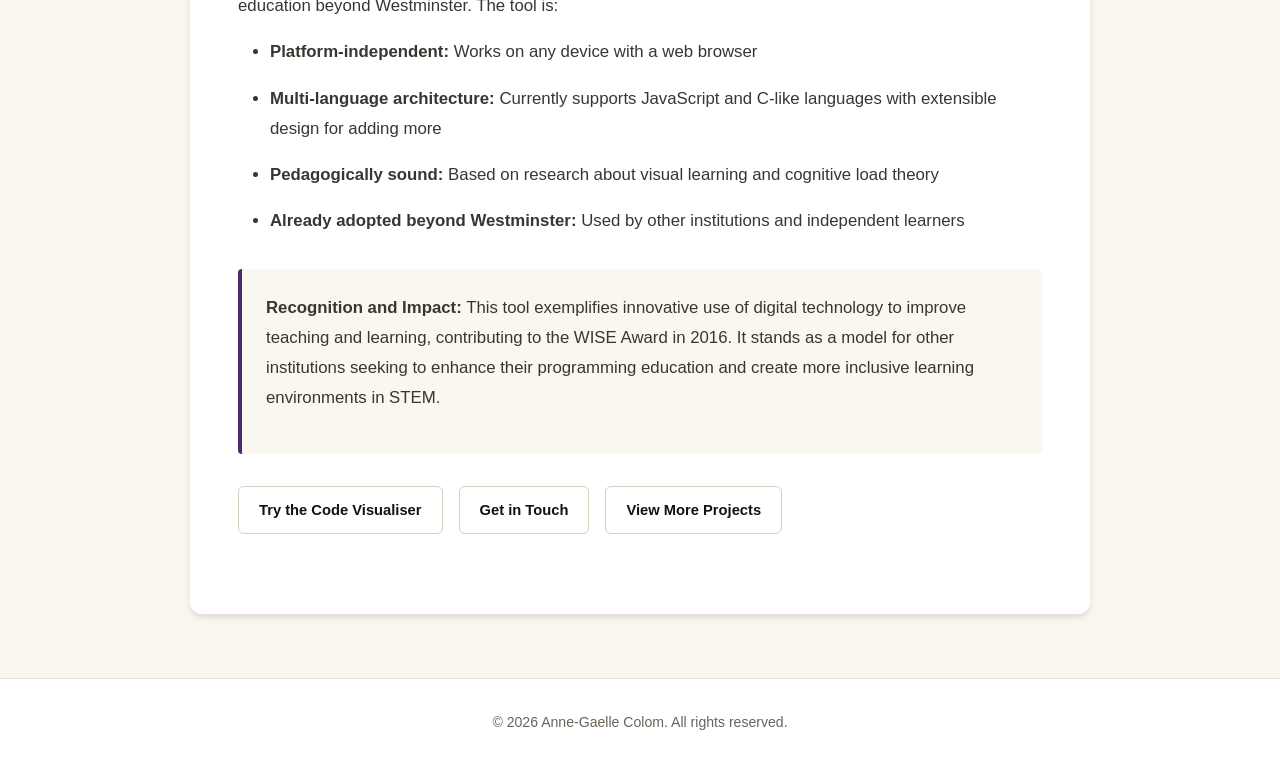
<file: projects/code-visualiser.html>
<!DOCTYPE html>
<html lang="en">
<head>
    <meta charset="UTF-8">
    <meta name="viewport" content="width=device-width, initial-scale=1.0">
    <title>Code Visualiser - Anne-Gaelle Colom</title>
    <link rel="stylesheet" href="../css/style.css">
    <style>
        .project-detail {
            max-width: 900px;
            margin: 0 auto;
            background: #FFFFFF;
            padding: 3rem;
            border-radius: 12px;
            box-shadow: 0 4px 6px rgba(0,0,0,0.1);
        }

        .back-link {
            display: inline-block;
            margin-bottom: 2rem;
            color: #4B2A6B;
            text-decoration: none;
            font-weight: 600;
        }

        .back-link:hover {
            text-decoration: underline;
        }

        .project-detail h1 {
            font-size: 2.5rem;
            color: #4B2A6B;
            margin-bottom: 1rem;
        }

        .project-meta {
            display: flex;
            gap: 1rem;
            margin-bottom: 2rem;
            flex-wrap: wrap;
        }

        .meta-badge {
            background: #4B2A6B;
            color: #FAF6F0;
            padding: 0.5rem 1rem;
            border-radius: 20px;
            font-size: 0.9rem;
            font-weight: 600;
        }

        .project-detail h2 {
            font-size: 1.8rem;
            color: #4B2A6B;
            margin-top: 2.5rem;
            margin-bottom: 1rem;
            border-bottom: 3px solid #4B2A6B;
            padding-bottom: 0.5rem;
        }

        .project-detail h3 {
            font-size: 1.3rem;
            color: #3A3530;
            margin-top: 1.5rem;
            margin-bottom: 0.75rem;
        }

        .project-detail p, .project-detail li {
            font-size: 1.05rem;
            line-height: 1.8;
            color: #3A3530;
            margin-bottom: 1rem;
        }

        .project-detail ul {
            margin-left: 2rem;
            margin-bottom: 1.5rem;
        }

        .highlight-box {
            background: #FAF6F0;
            border-left: 4px solid #4B2A6B;
            padding: 1.5rem;
            margin: 2rem 0;
            border-radius: 4px;
        }

        .impact-grid {
            display: grid;
            grid-template-columns: repeat(auto-fit, minmax(200px, 1fr));
            gap: 1.5rem;
            margin: 2rem 0;
        }

        .impact-item {
            text-align: center;
            padding: 1.5rem;
            background: #FAF6F0;
            border-radius: 8px;
        }

        .impact-number {
            font-size: 2.5rem;
            font-weight: 700;
            color: #4B2A6B;
            display: block;
        }

        .impact-label {
            color: #3A3530;
            margin-top: 0.5rem;
        }

        .tech-stack {
            display: flex;
            flex-wrap: wrap;
            gap: 0.75rem;
            margin: 1.5rem 0;
        }

        .tech-item {
            background: #FAF6F0;
            color: #4B2A6B;
            padding: 0.6rem 1.2rem;
            border-radius: 6px;
            font-weight: 500;
        }

        .external-links {
            display: flex;
            gap: 1rem;
            margin: 2rem 0;
            flex-wrap: wrap;
        }

        code {
            background: #f4f4f4;
            padding: 0.2rem 0.5rem;
            border-radius: 3px;
            font-family: 'Courier New', monospace;
            font-size: 0.95rem;
        }

        .demo-gallery {
            display: grid;
            grid-template-columns: repeat(2, 1fr);
            gap: 1.5rem;
            margin: 2rem 0;
        }

        .demo-gallery figure {
            margin: 0;
        }

        .demo-gallery img {
            width: 100%;
            height: auto;
            border-radius: 8px;
            box-shadow: 0 4px 12px rgba(0, 0, 0, 0.12);
            border: 1px solid #e0e0e0;
        }

        .demo-gallery figcaption {
            margin-top: 0.75rem;
            color: #6B635B;
            font-size: 0.88rem;
            line-height: 1.5;
        }

        .demo-gallery figcaption strong {
            display: block;
            color: #3A3530;
            font-weight: 600;
            margin-bottom: 0.2rem;
        }

        @media (max-width: 768px) {
            .project-detail {
                padding: 1.5rem;
            }

            .project-detail h1 {
                font-size: 2rem;
            }

            .demo-gallery {
                grid-template-columns: 1fr;
            }
        }
    </style>
</head>
<body>
    <header>
        <nav>
            <div class="container">
                <h1 class="logo">Anne-Gaelle Colom</h1>
                <ul class="nav-links">
                    <li><a href="../index.html">Home</a></li>
                    <li><a href="../index.html#projects">Projects</a></li>
                    <li><a href="../cv.html">CV</a></li>
                    <li><a href="../index.html#contact">Contact</a></li>
                </ul>
            </div>
        </nav>
    </header>

    <main style="padding: 4rem 0; background: #FAF6F0;">
        <div class="container">
            <div class="project-detail">
                <a href="../index.html#projects" class="back-link">← Back to Projects</a>

                <h1>Code Visualiser</h1>

                <div class="project-meta">
                    <span class="meta-badge">Web Application</span>
                    <span class="meta-badge">WISE Award 2016</span>
                    <span class="meta-badge">Multi-Language Support</span>
                </div>

                <p class="lead">A web-based educational tool that converts code into animated SVG flowcharts in real-time, making programming concepts visible and concrete. The application includes an integrated code editor (CodeMirror), syntax highlighting (Prism), interactive lessons, and an array visualizer, all designed to help students "see" code and understand how programs flow.</p>

                <div class="external-links">
                    <a href="https://agcolom.github.io/learntocode/" class="btn btn-secondary" target="_blank">Visit Learn to Code Website</a>
                    <a href="https://github.com/agcolom/learntocode" class="btn btn-secondary" target="_blank">View on GitHub</a>
                </div>

                <figure style="margin: 2.5rem 0; text-align: center;">
                    <img src="../images/codeVisDemo.png" alt="Code Visualiser showing grade classification code with nested if-else statements on the left and complete cascading flowchart from Start to End on the right" style="max-width: 100%; height: auto; border-radius: 8px; box-shadow: 0 4px 12px rgba(0,0,0,0.15); border: 1px solid #e0e0e0;">
                    <figcaption style="margin-top: 1rem; color: #666; font-size: 0.9rem; font-style: italic;">Real-time visualization: code editor with syntax highlighting on the left, animated flowchart showing complete program flow from Start to End on the right</figcaption>
                </figure>

                <h2>Impact and Reach</h2>

                <div class="impact-grid">
                    <div class="impact-item">
                        <span class="impact-number">1000+</span>
                        <p class="impact-label">Users Worldwide</p>
                    </div>
                    <div class="impact-item">
                        <span class="impact-number">Real-time</span>
                        <p class="impact-label">Code Visualisation</p>
                    </div>
                    <div class="impact-item">
                        <span class="impact-number">Open Source</span>
                        <p class="impact-label">Free to Use</p>
                    </div>
                </div>

                <div class="highlight-box">
                    <p><strong>Award-Winning Innovation:</strong> Developed specifically to increase the participation of girls in programming, this project contributed to my WISE Award for International Open Source Category in 2016 (alongside my jQuery open source contributions), sponsored by Bloomberg and presented by HRH The Princess Royal. The tool demonstrates how digital innovation can transform programming education and make it more inclusive.</p>
                </div>

                <h2>The Educational Challenge</h2>

                <p>Traditional programming education often proves challenging, particularly for women and students with no prior programming experience, due to its abstract nature and less inclusive classroom environments. Research and anecdotal evidence suggest that many students benefit from more concrete, visual approaches to learning code. Key challenges include:</p>

                <ul>
                    <li><strong>Abstract concepts:</strong> Programming logic can be difficult to grasp without visual representation</li>
                    <li><strong>Debugging difficulties:</strong> Students struggle to understand why their code doesn't work as expected</li>
                    <li><strong>Retention issues:</strong> Low confidence leads to higher dropout rates in programming courses</li>
                    <li><strong>Limited engagement:</strong> Text-based code can be intimidating for visual learners</li>
                    <li><strong>AI-generated code comprehension:</strong> With the rise of Generative AI, students need to understand externally generated code</li>
                </ul>

                <p>Recognising these challenges, I developed the Code Visualiser to address a critical institutional need: increasing the participation and retention of women in programming, and improving success rates for all students in programming courses at the University of Westminster.</p>

                <h2>Key Features</h2>

                <ul>
                    <li><strong>Real-time SVG flowchart generation:</strong> Automatic flowchart creation when code is saved or uploaded</li>
                    <li><strong>Code editor with 46 themes:</strong> Built with CodeMirror and Prism syntax highlighting for customizable learning experience</li>
                    <li><strong>Multi-language support:</strong> JavaScript and C-like languages (C, C++, C#, Java)</li>
                    <li><strong>Interactive lessons:</strong> Built-in tutorials for if/else, for loops, while loops, do/while loops, and switch/case</li>
                    <li><strong>Step-by-step animation:</strong> Run code fully or step through execution with visual highlighting</li>
                    <li><strong>Array Visualiser:</strong> Separate tool for graphically representing arrays and objects in JavaScript</li>
                    <li><strong>Download capabilities:</strong> Save flowcharts as PNG images and code as files</li>
                    <li><strong>Bi-directional highlighting:</strong> Hover over code to highlight flowchart elements and vice versa</li>
                </ul>

                <h2>Step-by-step visualisation</h2>

                <p>Students can run code in full or step through it line by line. Each step highlights the active line in the editor and the matching node in the flowchart — making control flow tangible for constructs that are often hard to picture from text alone.</p>

                <div class="demo-gallery">
                    <figure>
                        <img src="../images/codeVisIfelse.png" alt="Code Visualiser stepping through an if/else chain that sets entry price by age, with the active condition highlighted in code and flowchart">
                        <figcaption><strong>If / else</strong>Conditional logic with synchronized highlighting between the editor and decision diamonds.</figcaption>
                    </figure>
                    <figure>
                        <img src="../images/codeVisWhile.png" alt="Code Visualiser stepping through a while loop that collects module marks, with the loop condition highlighted">
                        <figcaption><strong>While loop</strong>Iteration shown as the flowchart loops back to the decision node on each pass.</figcaption>
                    </figure>
                    <figure>
                        <img src="../images/codeVisNested.png" alt="Code Visualiser stepping through nested for loops with an inner if statement, highlighting the current line">
                        <figcaption><strong>Nested loops</strong>Nested control structures rendered as layered paths in the flowchart.</figcaption>
                    </figure>
                    <figure>
                        <img src="../images/codeVisMarksDemo.png" alt="Code Visualiser stepping through an else-if grade classification chain, highlighting the active branch">
                        <figcaption><strong>Else-if chains</strong>Multi-branch decisions mapped to a cascading flowchart students can follow step by step.</figcaption>
                    </figure>
                </div>

                <h2>Impact on Student Learning</h2>

                <p>The Code Visualiser helps students understand programming concepts that are often difficult to grasp initially, such as loops, conditional statements (if/else), and switch/case constructs. By visualizing how code flows through these structures, students can see the logic in action, making abstract concepts concrete and comprehensible.</p>

                <p>With over <strong>1,000 users worldwide</strong>, the tool has been adopted by students and educators beyond the University of Westminster, demonstrating its value as a learning resource. Originally developed to address fundamental challenges in programming education, the tool has gained new relevance in the era of Generative AI. As students increasingly work with AI-generated code, the ability to read and understand code written by others has become essential. The Code Visualiser's clear, visual representations help students comprehend code from any source, preparing them for real-world coding challenges.</p>

                <h2>Technology Stack</h2>

                <div class="tech-stack">
                    <span class="tech-item">JavaScript</span>
                    <span class="tech-item">SVG Graphics</span>
                    <span class="tech-item">CodeMirror Editor</span>
                    <span class="tech-item">Prism Syntax Highlighter</span>
                    <span class="tech-item">Bootstrap</span>
                    <span class="tech-item">jQuery & jQuery UI</span>
                    <span class="tech-item">Custom Parser Development</span>
                    <span class="tech-item">PHP</span>
                </div>

                <h2>Technical Development</h2>

                <p>Developed from scratch as a solo project, the Code Visualiser required building custom parsers for JavaScript and C-like languages, developing algorithms to convert code constructs into SVG flowchart representations, implementing bidirectional highlighting between code and graphics, creating animation logic for step-by-step execution, and integrating multiple open-source tools (CodeMirror, Prism, Bootstrap) into a cohesive educational platform.</p>

                <h2>Scalability and Reach</h2>

                <p>The Code Visualiser's flexible design and comprehensive Learn to Code website (https://agcolom.github.io/learntocode/) make it a scalable resource with potential to transform programming education beyond Westminster. The tool is:</p>

                <ul>
                    <li><strong>Platform-independent:</strong> Works on any device with a web browser</li>
                    <li><strong>Multi-language architecture:</strong> Currently supports JavaScript and C-like languages with extensible design for adding more</li>
                    <li><strong>Pedagogically sound:</strong> Based on research about visual learning and cognitive load theory</li>
                    <li><strong>Already adopted beyond Westminster:</strong> Used by other institutions and independent learners</li>
                </ul>

                <div class="highlight-box">
                    <p><strong>Recognition and Impact:</strong> This tool exemplifies innovative use of digital technology to improve teaching and learning, contributing to the WISE Award in 2016. It stands as a model for other institutions seeking to enhance their programming education and create more inclusive learning environments in STEM.</p>
                </div>

                <div class="external-links">
                    <a href="https://agcolom.github.io/learntocode/" class="btn btn-secondary" target="_blank">Try the Code Visualiser</a>
                    <a href="../index.html#contact" class="btn btn-secondary">Get in Touch</a>
                    <a href="../index.html#projects" class="btn btn-secondary">View More Projects</a>
                </div>
            </div>
        </div>
    </main>

    <footer>
        <div class="container">
            <p>&copy; 2026 Anne-Gaelle Colom. All rights reserved.</p>
        </div>
    </footer>
</body>
</html>
</file>
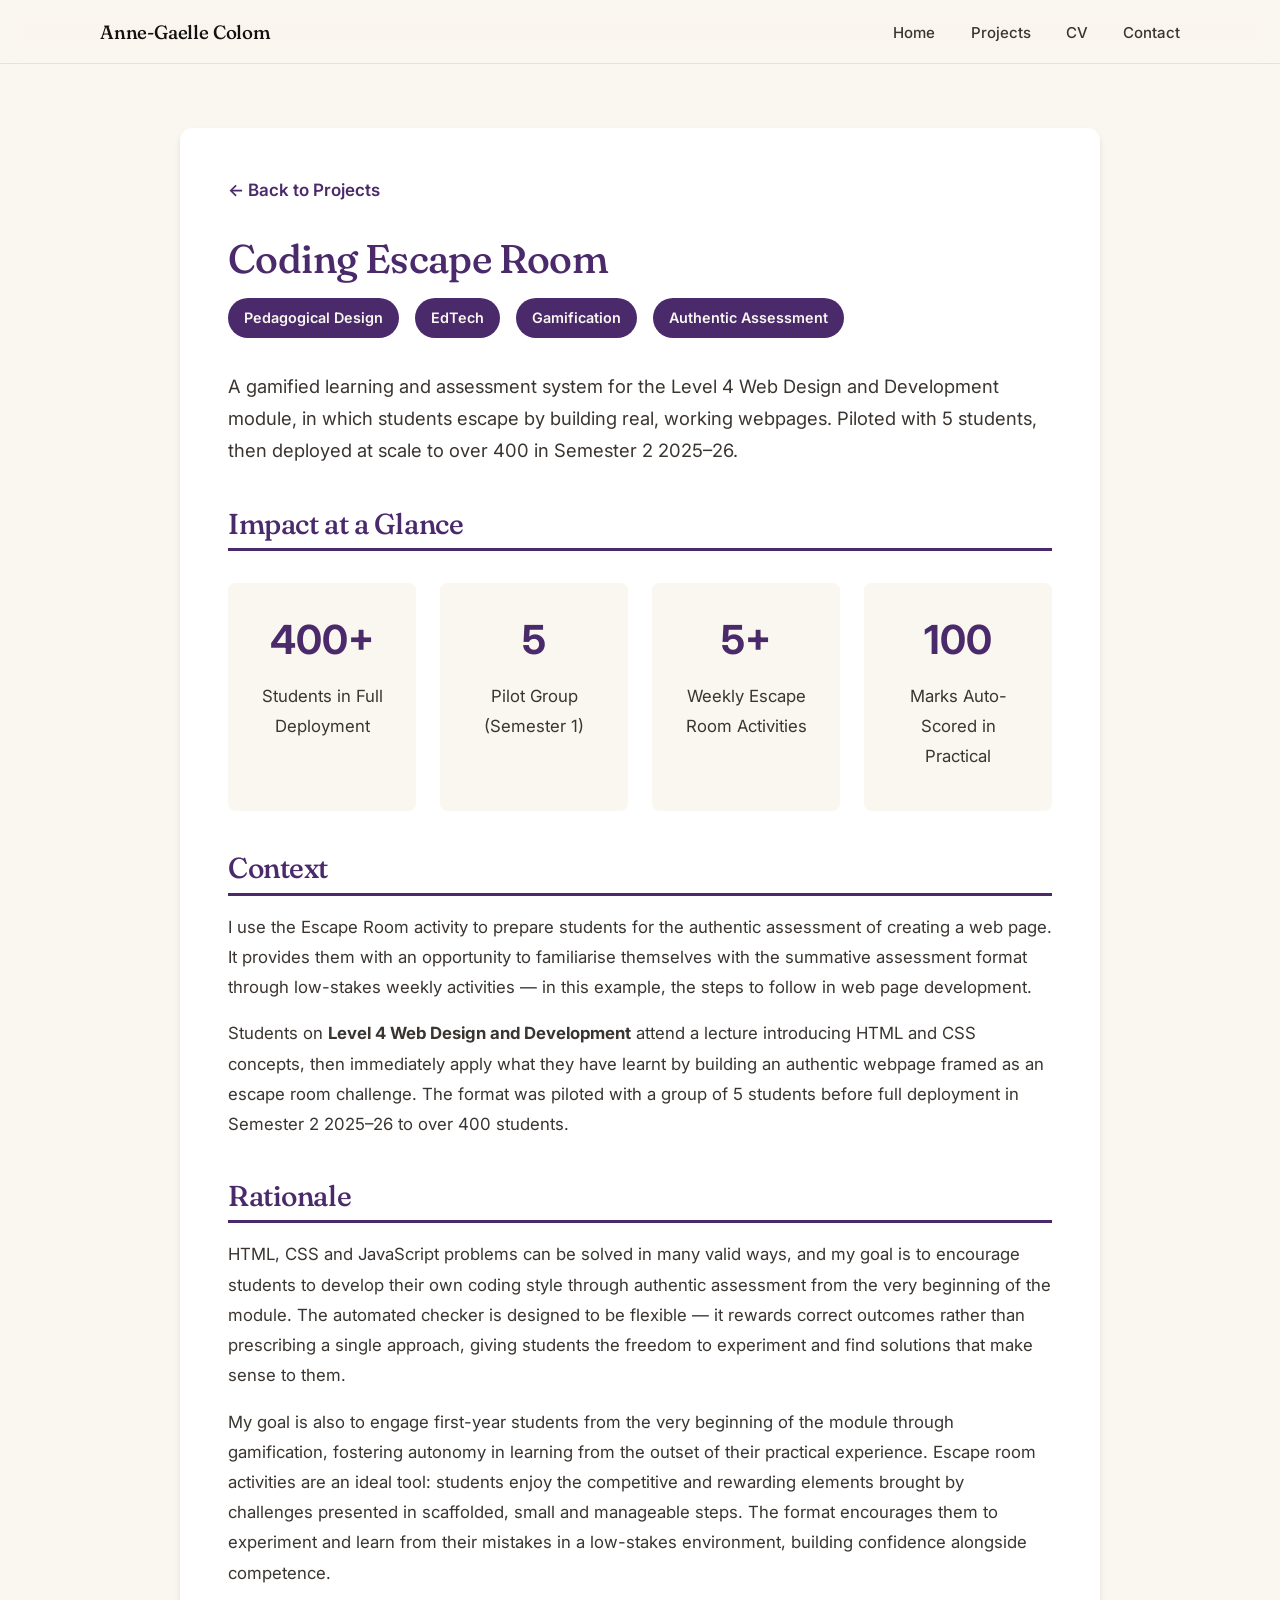
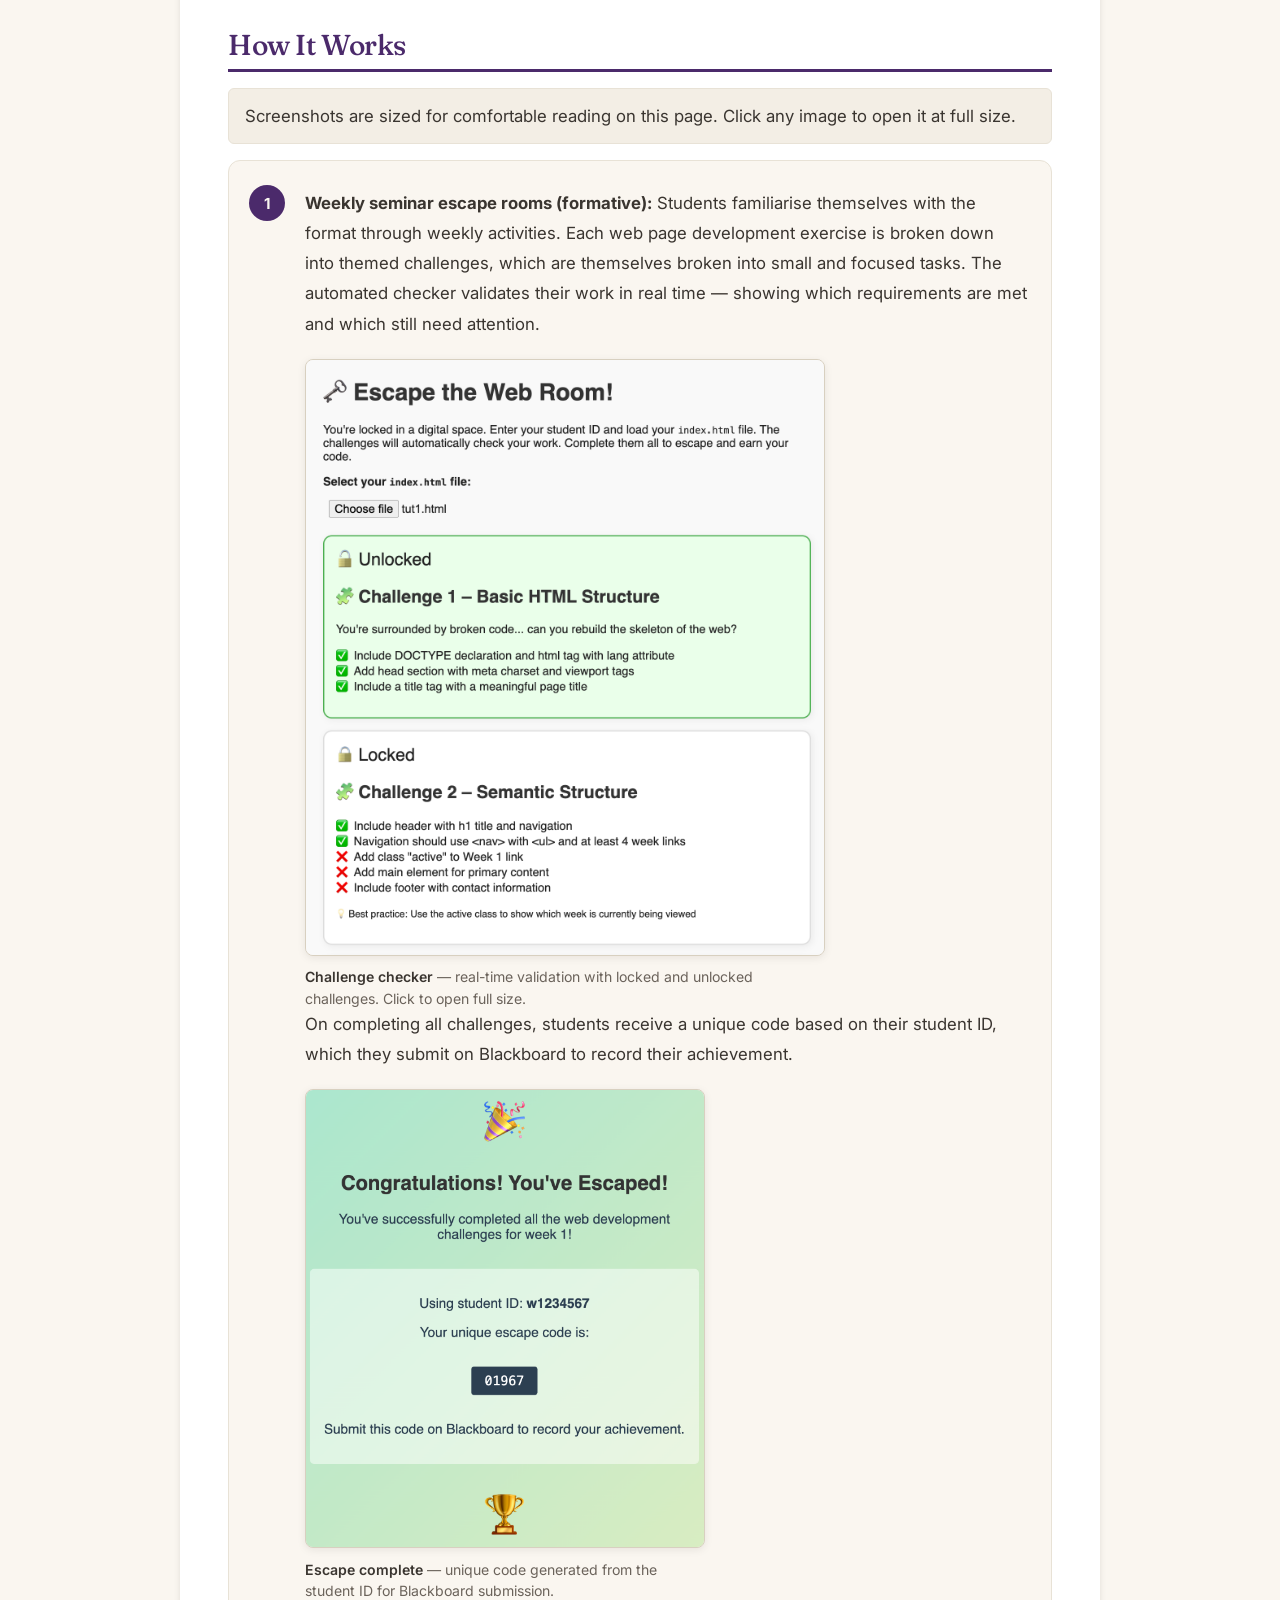
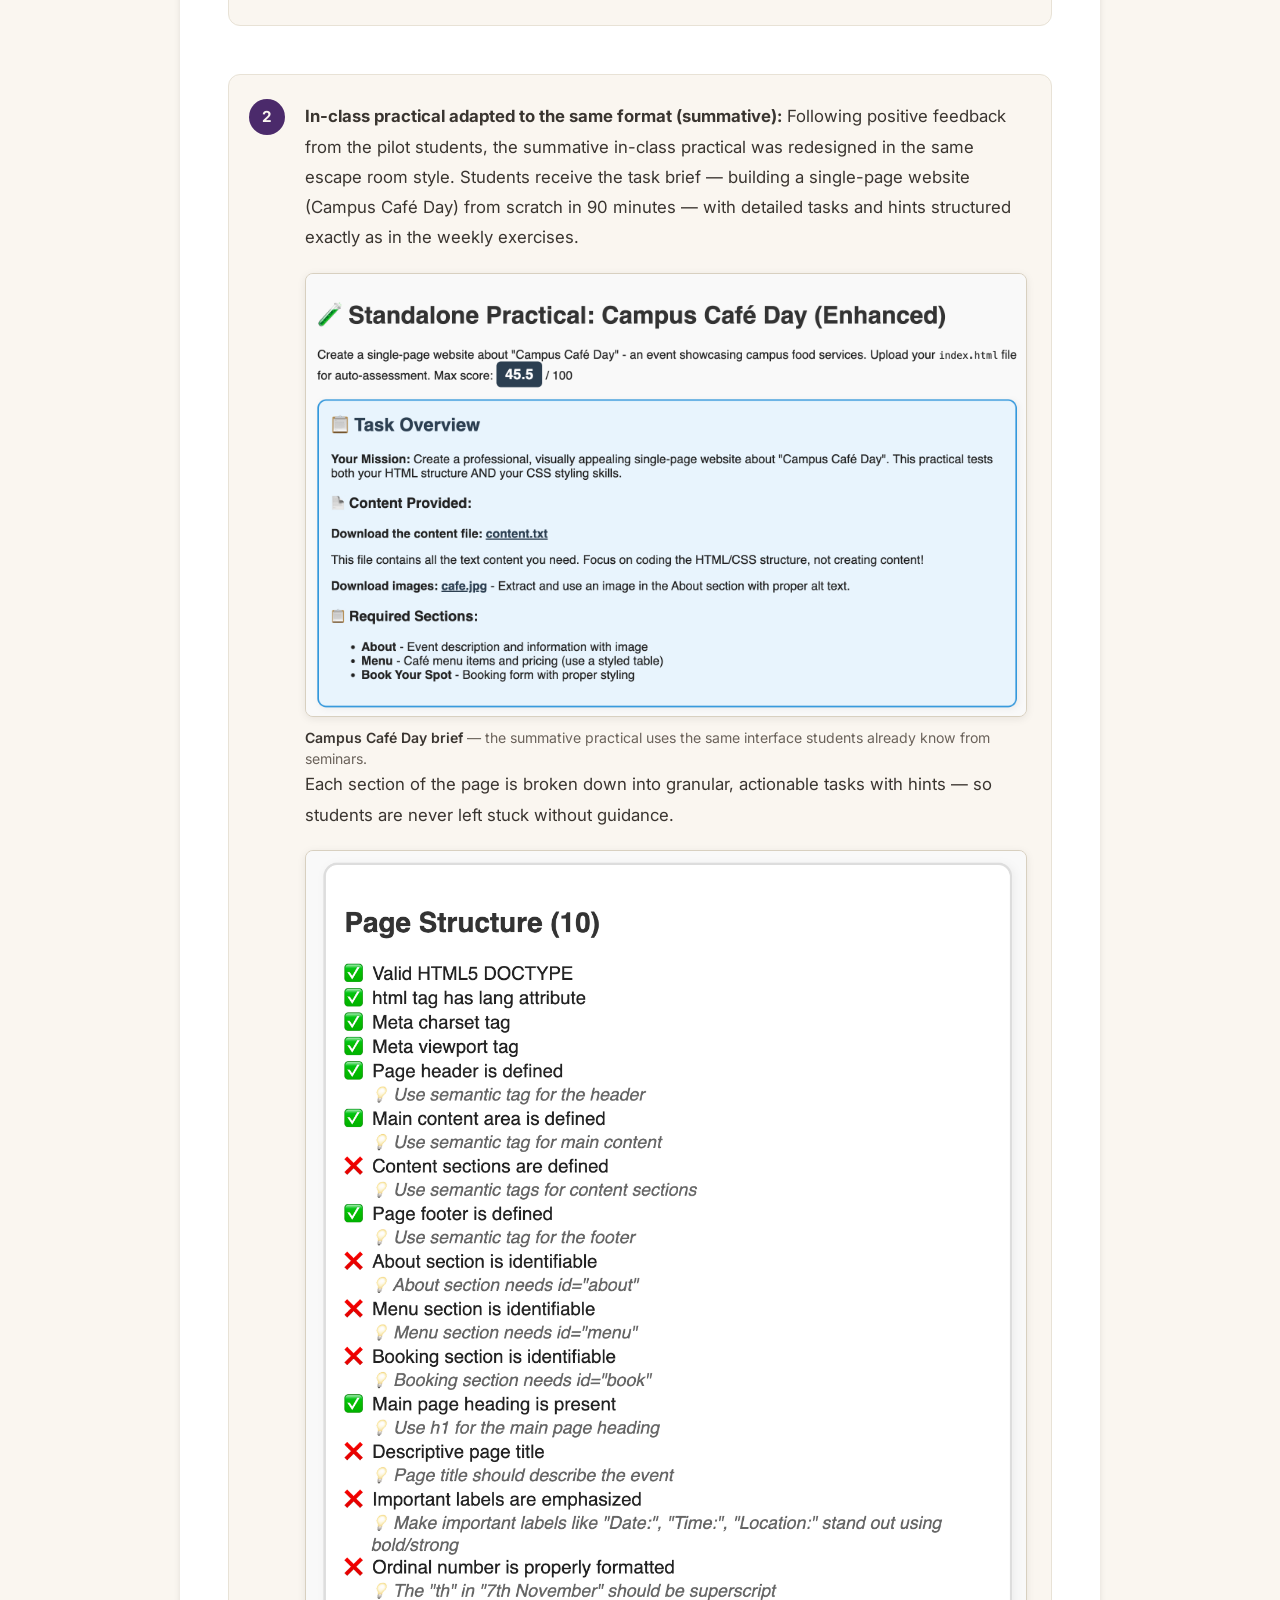
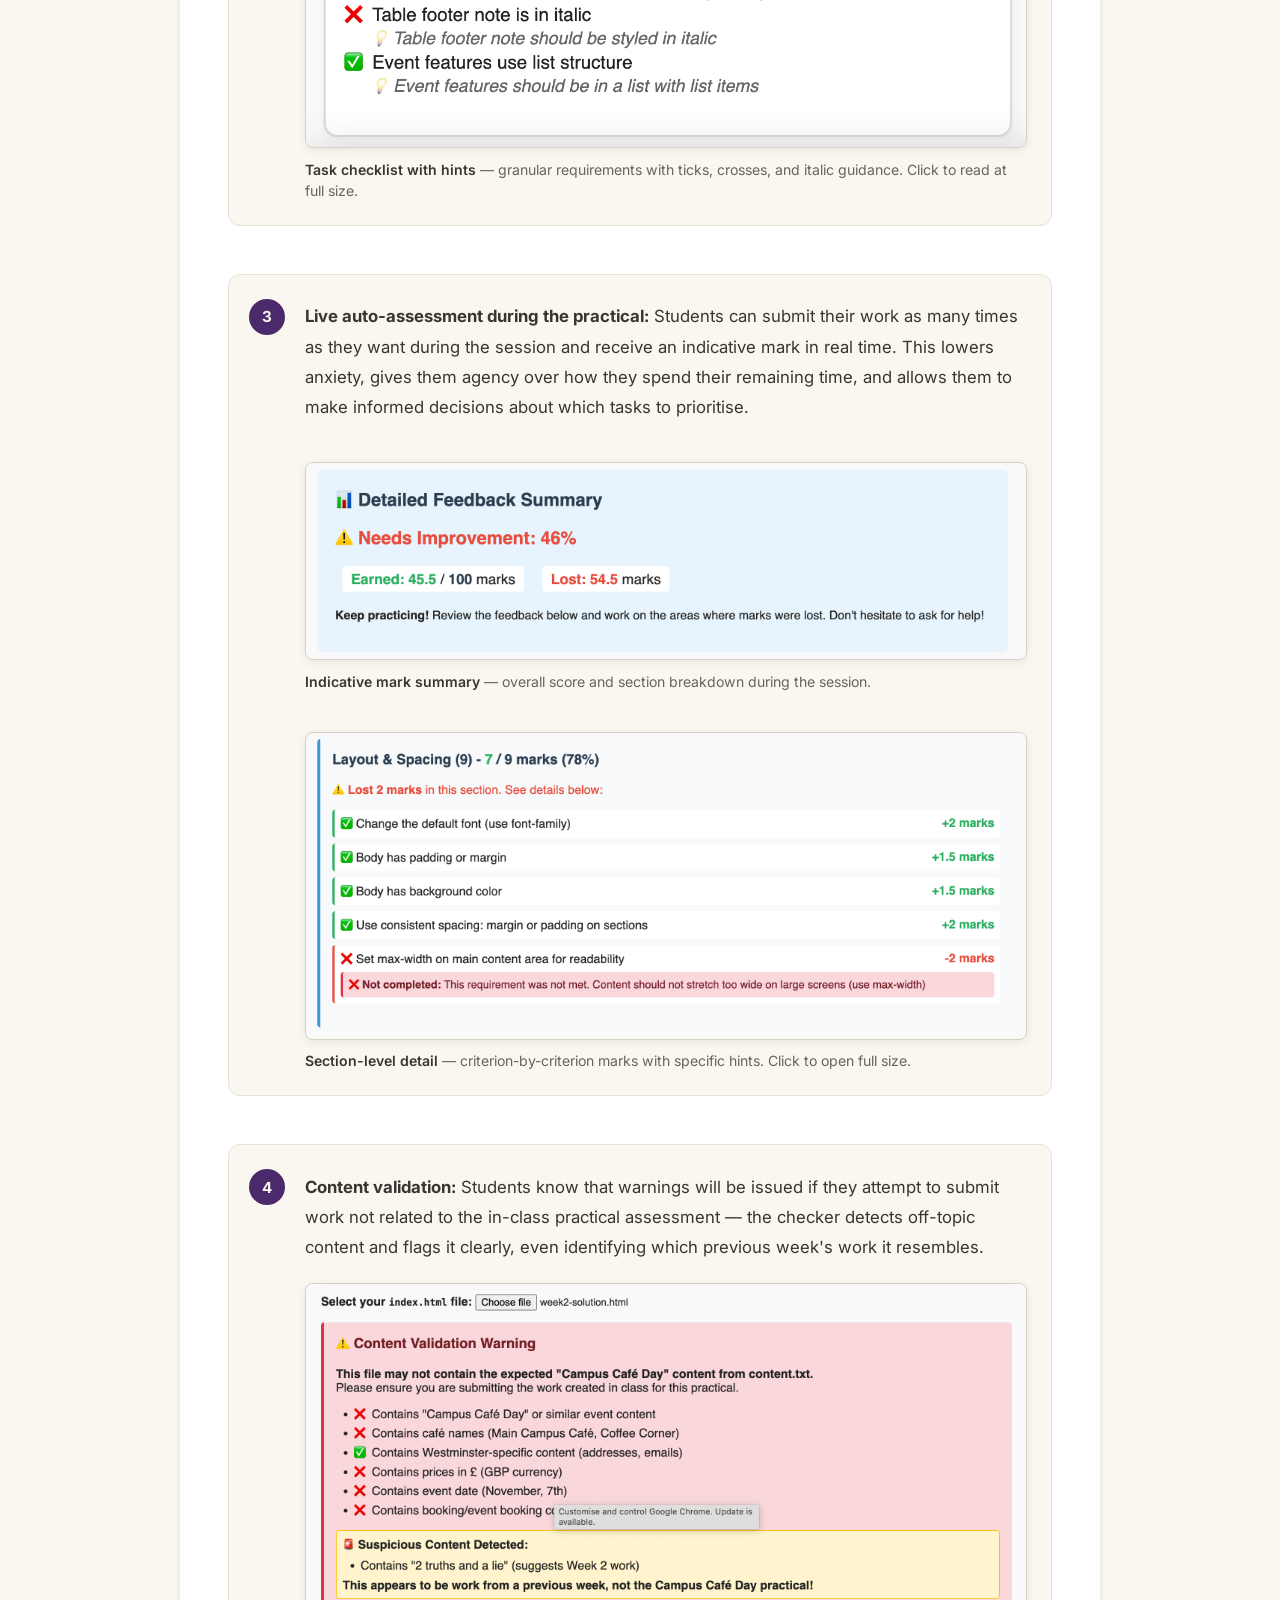
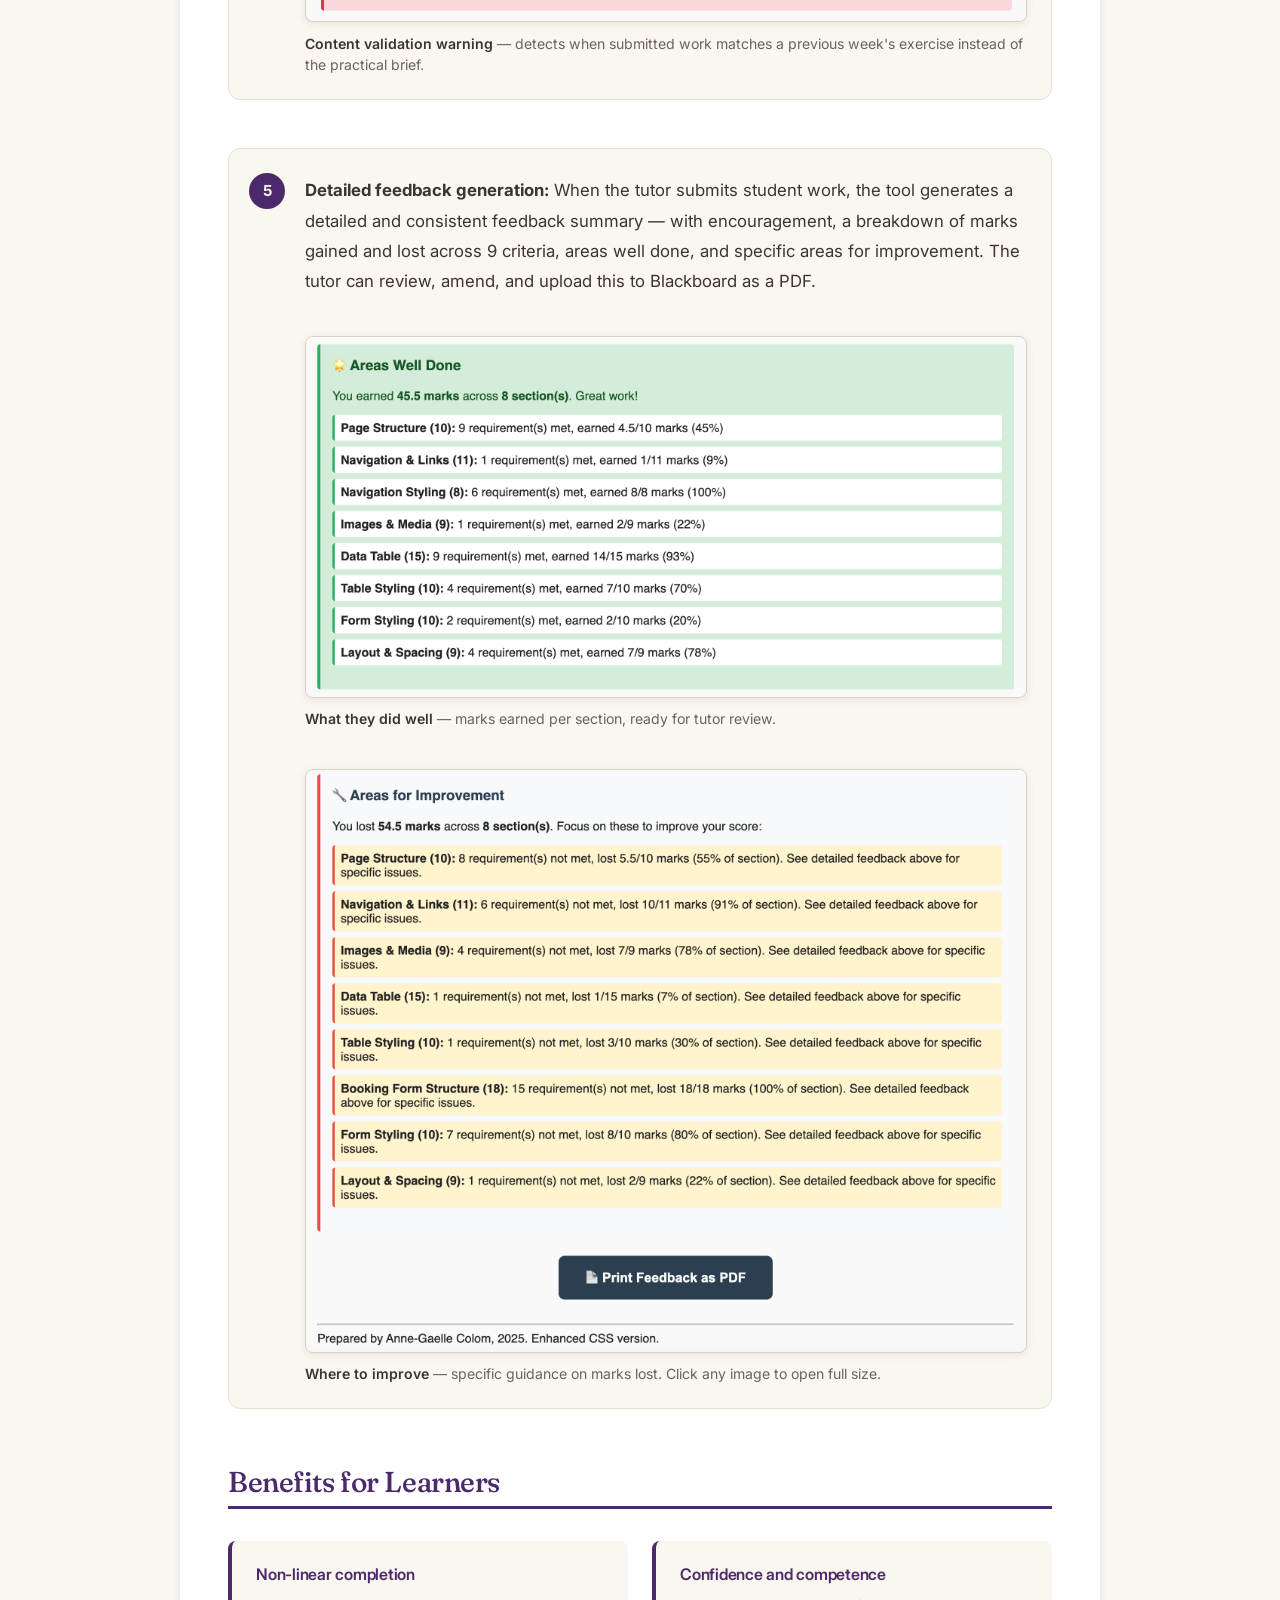
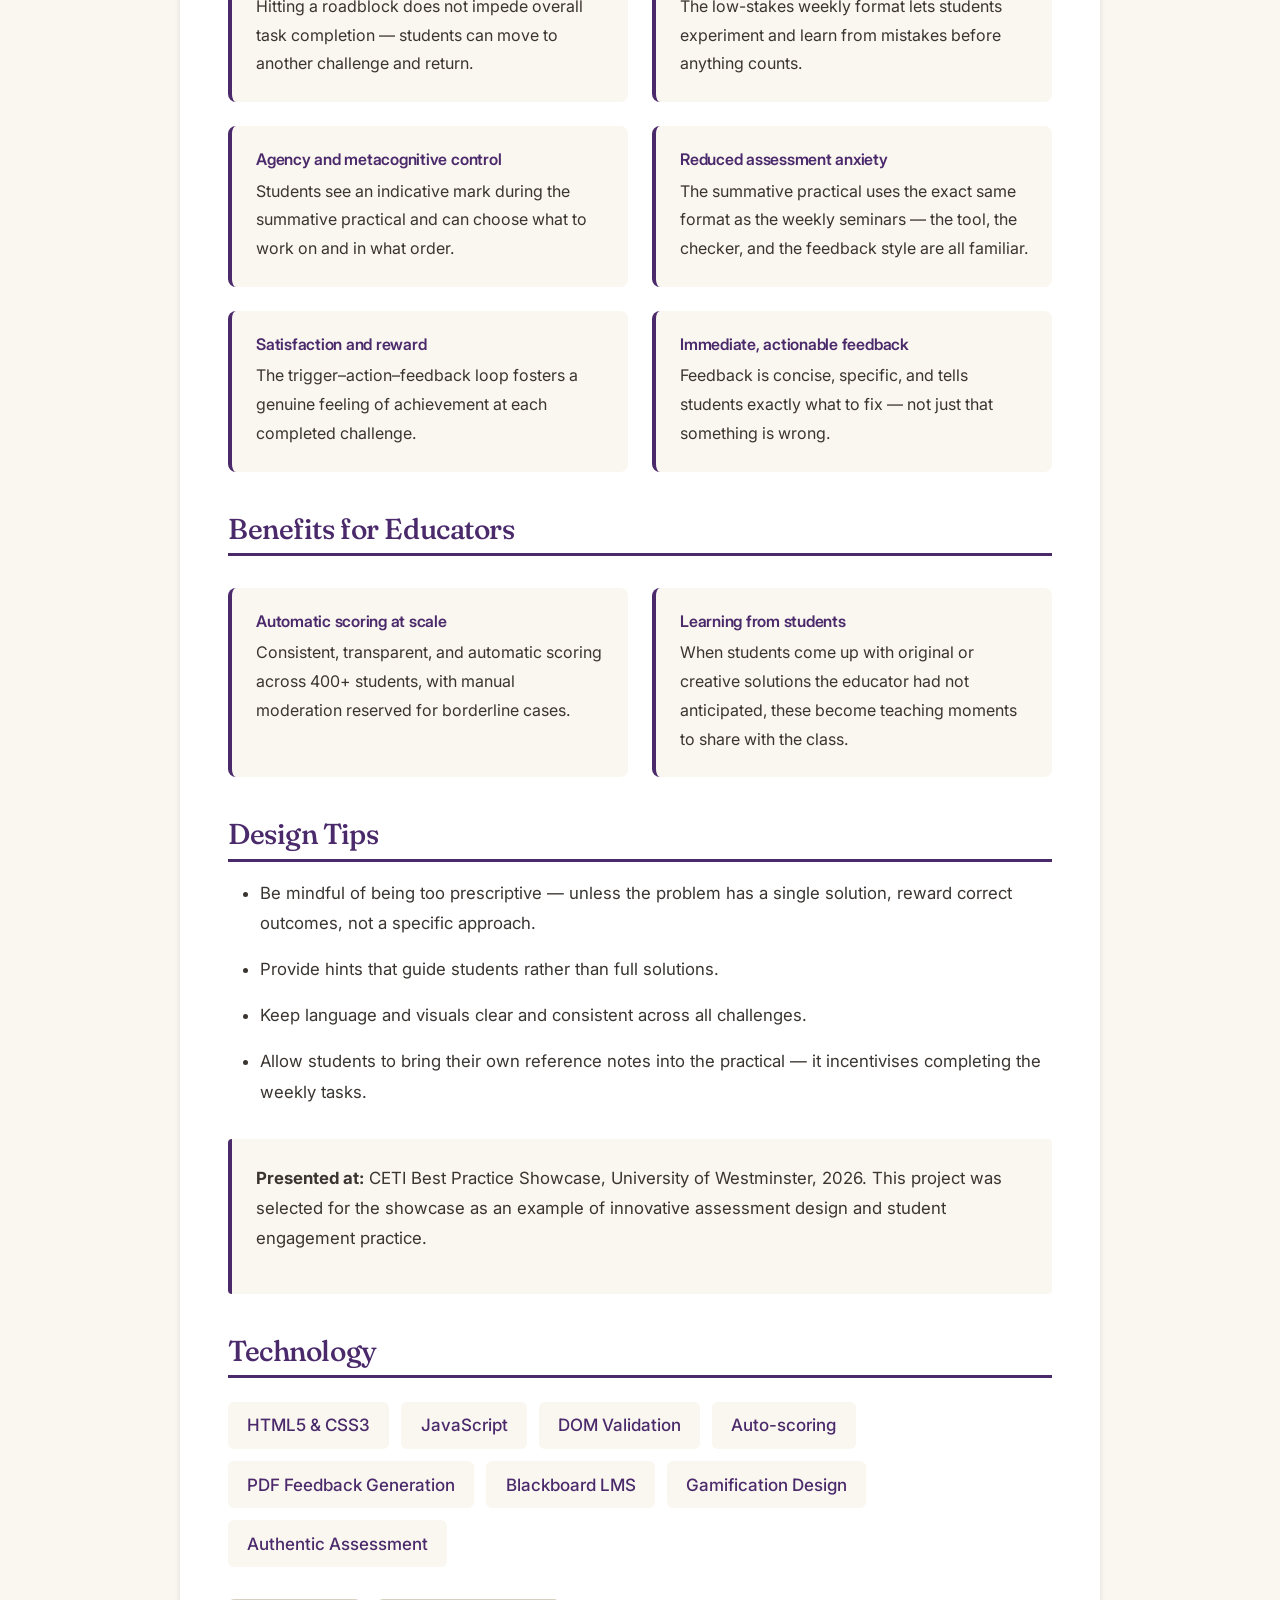
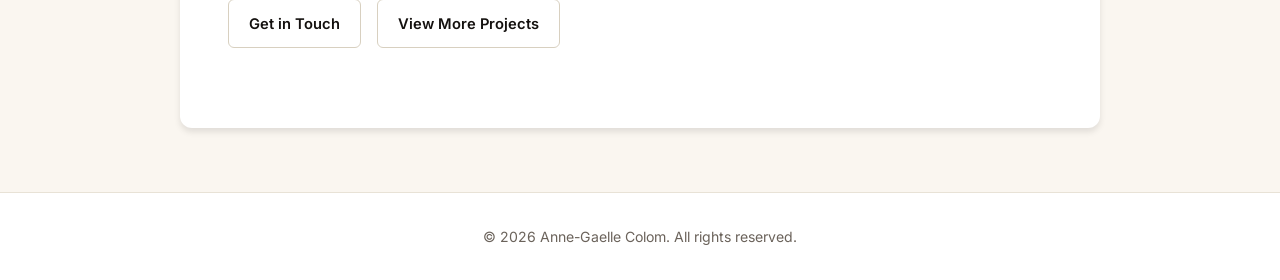
<file: projects/coding-escape-room.html>
<!DOCTYPE html>
<html lang="en">
<head>
    <meta charset="UTF-8">
    <meta name="viewport" content="width=device-width, initial-scale=1.0">
    <title>Coding Escape Room - Anne-Gaelle Colom</title>
    <link rel="preconnect" href="https://fonts.googleapis.com">
    <link rel="preconnect" href="https://fonts.gstatic.com" crossorigin>
    <link rel="stylesheet" href="https://fonts.googleapis.com/css2?family=Fraunces:ital,opsz,wght@0,9..144,400;0,9..144,500;0,9..144,600;1,9..144,400;1,9..144,500&family=Inter:wght@400;500;600;700&display=swap">
    <link rel="stylesheet" href="../css/style.css">
    <style>
        .project-detail {
            max-width: 920px;
            margin: 0 auto;
            background: #FFFFFF;
            padding: clamp(1.5rem, 4vw, 3rem);
            border-radius: 12px;
            box-shadow: 0 4px 6px rgba(0,0,0,0.1);
        }

        .back-link {
            display: inline-block;
            margin-bottom: 2rem;
            color: #4B2A6B;
            text-decoration: none;
            font-weight: 600;
        }

        .back-link:hover {
            text-decoration: underline;
        }

        .project-detail h1 {
            font-size: 2.5rem;
            color: #4B2A6B;
            margin-bottom: 1rem;
        }

        .project-meta {
            display: flex;
            gap: 1rem;
            margin-bottom: 2rem;
            flex-wrap: wrap;
        }

        .meta-badge {
            background: #4B2A6B;
            color: #FAF6F0;
            padding: 0.5rem 1rem;
            border-radius: 20px;
            font-size: 0.9rem;
            font-weight: 600;
        }

        .project-detail h2 {
            font-size: 1.8rem;
            color: #4B2A6B;
            margin-top: 2.5rem;
            margin-bottom: 1rem;
            border-bottom: 3px solid #4B2A6B;
            padding-bottom: 0.5rem;
        }

        .project-detail h3 {
            font-size: 1.3rem;
            color: #3A3530;
            margin-top: 1.5rem;
            margin-bottom: 0.75rem;
        }

        .project-detail p, .project-detail li {
            font-size: 1.05rem;
            line-height: 1.8;
            color: #3A3530;
            margin-bottom: 1rem;
        }

        .project-detail ul {
            margin-left: 2rem;
            margin-bottom: 1.5rem;
        }

        .project-detail .lead {
            font-size: 1.15rem;
            line-height: 1.75;
            color: #3A3530;
            margin-bottom: 0.25rem;
        }

        /* ---------- Step cards & screenshots ---------- */
        .steps-list {
            counter-reset: steps;
            list-style: none;
            margin-left: 0;
            padding: 0;
            display: flex;
            flex-direction: column;
            gap: 2rem;
        }

        .steps-list > li {
            counter-increment: steps;
            display: grid;
            grid-template-columns: 2.25rem 1fr;
            gap: 1rem 1.25rem;
            align-items: start;
            background: #FAF6F0;
            border: 1px solid #E8E2D6;
            border-radius: 12px;
            padding: 1.5rem 1.5rem 1.5rem 1.25rem;
        }

        .steps-list > li::before {
            content: counter(steps);
            background: #4B2A6B;
            color: #FAF6F0;
            font-weight: 700;
            font-size: 0.95rem;
            width: 2.25rem;
            height: 2.25rem;
            border-radius: 50%;
            display: flex;
            align-items: center;
            justify-content: center;
            grid-row: 1;
            grid-column: 1;
        }

        .step-body {
            grid-column: 2;
            min-width: 0;
        }

        .step-body > p:first-child {
            margin-top: 0.15rem;
        }

        .step-body > p:last-child {
            margin-bottom: 0;
        }

        .shot-figure {
            margin: 1.25rem 0 0;
            padding: 0;
        }

        .shot-figure img {
            display: block;
            width: 100%;
            height: auto;
            border-radius: 8px;
            border: 1px solid #D8D0C0;
            background: #fff;
            box-shadow: 0 2px 8px rgba(20, 17, 15, 0.08);
        }

        .shot-figure a.shot-link {
            display: block;
            line-height: 0;
            border-radius: 8px;
            transition: box-shadow 200ms ease, transform 200ms ease;
        }

        .shot-figure a.shot-link:hover {
            box-shadow: 0 6px 20px rgba(75, 42, 107, 0.18);
            transform: translateY(-1px);
        }

        .shot-figure a.shot-link:focus-visible {
            outline: 2px solid #4B2A6B;
            outline-offset: 3px;
        }

        /* Tall UI captures — don't blow up to full column width */
        .shot-figure.shot-portrait {
            max-width: 520px;
        }

        /* Wide banners & dashboards — use full step width */
        .shot-figure.shot-landscape {
            max-width: 100%;
        }

        /* Text-heavy detail — full width for legibility */
        .shot-figure.shot-detail {
            max-width: 100%;
        }

        .shot-figure figcaption {
            margin-top: 0.65rem;
            font-size: 0.88rem;
            line-height: 1.5;
            color: #6B635B;
        }

        .shot-figure figcaption strong {
            color: #3A3530;
            font-weight: 600;
        }

        .screenshot-note {
            font-size: 0.92rem;
            color: #6B635B;
            margin-bottom: 1.25rem;
            padding: 0.75rem 1rem;
            background: #F3EEE5;
            border-radius: 6px;
            border: 1px solid #E8E2D6;
        }

        .shot-stack {
            display: flex;
            flex-direction: column;
            gap: 1.25rem;
            margin-top: 1.25rem;
        }

        .shot-figure.shot-compact {
            max-width: 400px;
        }

        .highlight-box {
            background: #FAF6F0;
            border-left: 4px solid #4B2A6B;
            padding: 1.5rem;
            margin: 2rem 0;
            border-radius: 4px;
        }

        .impact-grid {
            display: grid;
            grid-template-columns: repeat(auto-fit, minmax(180px, 1fr));
            gap: 1.5rem;
            margin: 2rem 0;
        }

        .impact-item {
            text-align: center;
            padding: 1.5rem;
            background: #FAF6F0;
            border-radius: 8px;
        }

        .impact-number {
            font-size: 2.5rem;
            font-weight: 700;
            color: #4B2A6B;
            display: block;
        }

        .impact-label {
            color: #3A3530;
            margin-top: 0.5rem;
        }

        .tech-stack {
            display: flex;
            flex-wrap: wrap;
            gap: 0.75rem;
            margin: 1.5rem 0;
        }

        .tech-item {
            background: #FAF6F0;
            color: #4B2A6B;
            padding: 0.6rem 1.2rem;
            border-radius: 6px;
            font-weight: 500;
        }

        .benefits-grid {
            display: grid;
            grid-template-columns: 1fr 1fr;
            gap: 1.5rem;
            margin: 2rem 0;
        }

        .benefit-card {
            background: #FAF6F0;
            border-left: 4px solid #4B2A6B;
            padding: 1.5rem;
            border-radius: 8px;
        }

        .benefit-card h4 {
            font-family: "Inter", -apple-system, BlinkMacSystemFont, sans-serif;
            color: #4B2A6B;
            margin-top: 0;
            margin-bottom: 0.5rem;
            font-size: 1rem;
            font-weight: 600;
        }

        .benefit-card p {
            margin-bottom: 0;
            font-size: 1rem;
        }

        .external-links {
            display: flex;
            gap: 1rem;
            margin: 2rem 0;
            flex-wrap: wrap;
        }

        @media (max-width: 768px) {
            .project-detail {
                padding: 1.5rem;
            }

            .benefits-grid {
                grid-template-columns: 1fr;
            }

            .steps-list > li {
                grid-template-columns: 1fr;
                padding: 1.25rem;
            }

            .steps-list > li::before {
                grid-column: 1;
                margin-bottom: 0.25rem;
            }

            .step-body {
                grid-column: 1;
            }

            .shot-figure.shot-portrait,
            .shot-figure.shot-compact {
                max-width: 100%;
            }

            .project-detail h1 {
                font-size: 2rem;
            }
        }
    </style>
</head>
<body>
    <header>
        <nav>
            <div class="container">
                <h1 class="logo">Anne-Gaelle Colom</h1>
                <ul class="nav-links">
                    <li><a href="../index.html">Home</a></li>
                    <li><a href="../index.html#projects">Projects</a></li>
                    <li><a href="../cv.html">CV</a></li>
                    <li><a href="../index.html#contact">Contact</a></li>
                </ul>
            </div>
        </nav>
    </header>

    <main style="padding: 4rem 0; background: #FAF6F0;">
        <div class="container">
            <div class="project-detail">
                <a href="../index.html#projects" class="back-link">← Back to Projects</a>

                <h1>Coding Escape Room</h1>

                <div class="project-meta">
                    <span class="meta-badge">Pedagogical Design</span>
                    <span class="meta-badge">EdTech</span>
                    <span class="meta-badge">Gamification</span>
                    <span class="meta-badge">Authentic Assessment</span>
                </div>

                <p class="lead">A gamified learning and assessment system for the Level 4 Web Design and Development module, in which students escape by building real, working webpages. Piloted with 5 students, then deployed at scale to over 400 in Semester 2 2025–26.</p>

                <h2>Impact at a Glance</h2>

                <div class="impact-grid">
                    <div class="impact-item">
                        <span class="impact-number">400+</span>
                        <p class="impact-label">Students in Full Deployment</p>
                    </div>
                    <div class="impact-item">
                        <span class="impact-number">5</span>
                        <p class="impact-label">Pilot Group (Semester 1)</p>
                    </div>
                    <div class="impact-item">
                        <span class="impact-number">5+</span>
                        <p class="impact-label">Weekly Escape Room Activities</p>
                    </div>
                    <div class="impact-item">
                        <span class="impact-number">100</span>
                        <p class="impact-label">Marks Auto-Scored in Practical</p>
                    </div>
                </div>

                <h2>Context</h2>

                <p>I use the Escape Room activity to prepare students for the authentic assessment of creating a web page. It provides them with an opportunity to familiarise themselves with the summative assessment format through low-stakes weekly activities — in this example, the steps to follow in web page development.</p>

                <p>Students on <strong>Level 4 Web Design and Development</strong> attend a lecture introducing HTML and CSS concepts, then immediately apply what they have learnt by building an authentic webpage framed as an escape room challenge. The format was piloted with a group of 5 students before full deployment in Semester 2 2025–26 to over 400 students.</p>

                <h2>Rationale</h2>

                <p>HTML, CSS and JavaScript problems can be solved in many valid ways, and my goal is to encourage students to develop their own coding style through authentic assessment from the very beginning of the module. The automated checker is designed to be flexible — it rewards correct outcomes rather than prescribing a single approach, giving students the freedom to experiment and find solutions that make sense to them.</p>

                <p>My goal is also to engage first-year students from the very beginning of the module through gamification, fostering autonomy in learning from the outset of their practical experience. Escape room activities are an ideal tool: students enjoy the competitive and rewarding elements brought by challenges presented in scaffolded, small and manageable steps. The format encourages them to experiment and learn from their mistakes in a low-stakes environment, building confidence alongside competence.</p>

                <h2>How It Works</h2>

                <p class="screenshot-note">Screenshots are sized for comfortable reading on this page. Click any image to open it at full size.</p>

                <ol class="steps-list">
                    <li>
                        <div class="step-body">
                            <p><strong>Weekly seminar escape rooms (formative):</strong> Students familiarise themselves with the format through weekly activities. Each web page development exercise is broken down into themed challenges, which are themselves broken into small and focused tasks. The automated checker validates their work in real time — showing which requirements are met and which still need attention.</p>
                            <figure class="shot-figure shot-portrait">
                                <a class="shot-link" href="../images/escape-room-checker.png" target="_blank" rel="noopener">
                                    <img src="../images/escape-room-checker.png" alt="The escape room checker showing Challenge 1 unlocked with all requirements met, and Challenge 2 locked with some requirements still to complete">
                                </a>
                                <figcaption><strong>Challenge checker</strong> — real-time validation with locked and unlocked challenges. Click to open full size.</figcaption>
                            </figure>
                            <p>On completing all challenges, students receive a unique code based on their student ID, which they submit on Blackboard to record their achievement.</p>
                            <figure class="shot-figure shot-portrait shot-compact">
                                <a class="shot-link" href="../images/escape-room-completion.png" target="_blank" rel="noopener">
                                    <img src="../images/escape-room-completion.png" alt="Congratulations screen showing a student has escaped and displaying their unique code to submit on Blackboard">
                                </a>
                                <figcaption><strong>Escape complete</strong> — unique code generated from the student ID for Blackboard submission.</figcaption>
                            </figure>
                        </div>
                    </li>
                    <li>
                        <div class="step-body">
                            <p><strong>In-class practical adapted to the same format (summative):</strong> Following positive feedback from the pilot students, the summative in-class practical was redesigned in the same escape room style. Students receive the task brief — building a single-page website (Campus Café Day) from scratch in 90 minutes — with detailed tasks and hints structured exactly as in the weekly exercises.</p>
                            <figure class="shot-figure shot-landscape">
                                <a class="shot-link" href="../images/escape-room-practical.png" target="_blank" rel="noopener">
                                    <img src="../images/escape-room-practical.png" alt="The standalone practical interface for Campus Café Day showing the task overview, content provided, and required sections">
                                </a>
                                <figcaption><strong>Campus Café Day brief</strong> — the summative practical uses the same interface students already know from seminars.</figcaption>
                            </figure>
                            <p>Each section of the page is broken down into granular, actionable tasks with hints — so students are never left stuck without guidance.</p>
                            <figure class="shot-figure shot-detail">
                                <a class="shot-link" href="../images/escape-room-practical-tasks_hints.png" target="_blank" rel="noopener">
                                    <img src="../images/escape-room-practical-tasks_hints.png" alt="Detailed task checklist for Page Structure showing ticks and crosses for each requirement, with hints in italic below each item">
                                </a>
                                <figcaption><strong>Task checklist with hints</strong> — granular requirements with ticks, crosses, and italic guidance. Click to read at full size.</figcaption>
                            </figure>
                        </div>
                    </li>
                    <li>
                        <div class="step-body">
                            <p><strong>Live auto-assessment during the practical:</strong> Students can submit their work as many times as they want during the session and receive an indicative mark in real time. This lowers anxiety, gives them agency over how they spend their remaining time, and allows them to make informed decisions about which tasks to prioritise.</p>
                            <div class="shot-stack">
                                <figure class="shot-figure shot-landscape">
                                    <a class="shot-link" href="../images/escape-room-practical_feedback0.png" target="_blank" rel="noopener">
                                        <img src="../images/escape-room-practical_feedback0.png" alt="Detailed feedback summary showing the student earned 45.5 out of 100 marks, with a breakdown by section">
                                    </a>
                                    <figcaption><strong>Indicative mark summary</strong> — overall score and section breakdown during the session.</figcaption>
                                </figure>
                                <figure class="shot-figure shot-detail">
                                    <a class="shot-link" href="../images/escape-room-practical_feedback1.png" target="_blank" rel="noopener">
                                        <img src="../images/escape-room-practical_feedback1.png" alt="Section-level feedback for Layout and Spacing showing marks earned and lost with specific hints for each criterion">
                                    </a>
                                    <figcaption><strong>Section-level detail</strong> — criterion-by-criterion marks with specific hints. Click to open full size.</figcaption>
                                </figure>
                            </div>
                        </div>
                    </li>
                    <li>
                        <div class="step-body">
                            <p><strong>Content validation:</strong> Students know that warnings will be issued if they attempt to submit work not related to the in-class practical assessment — the checker detects off-topic content and flags it clearly, even identifying which previous week's work it resembles.</p>
                            <figure class="shot-figure shot-landscape">
                                <a class="shot-link" href="../images/escape-room-practical-warning.png" target="_blank" rel="noopener">
                                    <img src="../images/escape-room-practical-warning.png" alt="Content Validation Warning showing a student submitted Week 2 work instead of the Campus Café Day practical, with specific checks failed and a suspicious content detected notice">
                                </a>
                                <figcaption><strong>Content validation warning</strong> — detects when submitted work matches a previous week's exercise instead of the practical brief.</figcaption>
                            </figure>
                        </div>
                    </li>
                    <li>
                        <div class="step-body">
                            <p><strong>Detailed feedback generation:</strong> When the tutor submits student work, the tool generates a detailed and consistent feedback summary — with encouragement, a breakdown of marks gained and lost across 9 criteria, areas well done, and specific areas for improvement. The tutor can review, amend, and upload this to Blackboard as a PDF.</p>
                            <div class="shot-stack">
                                <figure class="shot-figure shot-detail">
                                    <a class="shot-link" href="../images/escape-room-practical_what_well_done.png" target="_blank" rel="noopener">
                                        <img src="../images/escape-room-practical_what_well_done.png" alt="Areas Well Done section showing marks earned per section across 8 criteria">
                                    </a>
                                    <figcaption><strong>What they did well</strong> — marks earned per section, ready for tutor review.</figcaption>
                                </figure>
                                <figure class="shot-figure shot-detail">
                                    <a class="shot-link" href="../images/escape-room-practical_what_to_improve.png" target="_blank" rel="noopener">
                                        <img src="../images/escape-room-practical_what_to_improve.png" alt="Areas for Improvement section listing marks lost per section with specific guidance">
                                    </a>
                                    <figcaption><strong>Where to improve</strong> — specific guidance on marks lost. Click any image to open full size.</figcaption>
                                </figure>
                            </div>
                        </div>
                    </li>
                </ol>

                <h2>Benefits for Learners</h2>

                <div class="benefits-grid">
                    <div class="benefit-card">
                        <h4>Non-linear completion</h4>
                        <p>Hitting a roadblock does not impede overall task completion — students can move to another challenge and return.</p>
                    </div>
                    <div class="benefit-card">
                        <h4>Confidence and competence</h4>
                        <p>The low-stakes weekly format lets students experiment and learn from mistakes before anything counts.</p>
                    </div>
                    <div class="benefit-card">
                        <h4>Agency and metacognitive control</h4>
                        <p>Students see an indicative mark during the summative practical and can choose what to work on and in what order.</p>
                    </div>
                    <div class="benefit-card">
                        <h4>Reduced assessment anxiety</h4>
                        <p>The summative practical uses the exact same format as the weekly seminars — the tool, the checker, and the feedback style are all familiar.</p>
                    </div>
                    <div class="benefit-card">
                        <h4>Satisfaction and reward</h4>
                        <p>The trigger–action–feedback loop fosters a genuine feeling of achievement at each completed challenge.</p>
                    </div>
                    <div class="benefit-card">
                        <h4>Immediate, actionable feedback</h4>
                        <p>Feedback is concise, specific, and tells students exactly what to fix — not just that something is wrong.</p>
                    </div>
                </div>

                <h2>Benefits for Educators</h2>

                <div class="benefits-grid">
                    <div class="benefit-card">
                        <h4>Automatic scoring at scale</h4>
                        <p>Consistent, transparent, and automatic scoring across 400+ students, with manual moderation reserved for borderline cases.</p>
                    </div>
                    <div class="benefit-card">
                        <h4>Learning from students</h4>
                        <p>When students come up with original or creative solutions the educator had not anticipated, these become teaching moments to share with the class.</p>
                    </div>
                </div>

                <h2>Design Tips</h2>

                <ul>
                    <li>Be mindful of being too prescriptive — unless the problem has a single solution, reward correct outcomes, not a specific approach.</li>
                    <li>Provide hints that guide students rather than full solutions.</li>
                    <li>Keep language and visuals clear and consistent across all challenges.</li>
                    <li>Allow students to bring their own reference notes into the practical — it incentivises completing the weekly tasks.</li>
                </ul>

                <div class="highlight-box">
                    <p><strong>Presented at:</strong> CETI Best Practice Showcase, University of Westminster, 2026. This project was selected for the showcase as an example of innovative assessment design and student engagement practice.</p>
                </div>

                <h2>Technology</h2>

                <div class="tech-stack">
                    <span class="tech-item">HTML5 & CSS3</span>
                    <span class="tech-item">JavaScript</span>
                    <span class="tech-item">DOM Validation</span>
                    <span class="tech-item">Auto-scoring</span>
                    <span class="tech-item">PDF Feedback Generation</span>
                    <span class="tech-item">Blackboard LMS</span>
                    <span class="tech-item">Gamification Design</span>
                    <span class="tech-item">Authentic Assessment</span>
                </div>

                <div class="external-links">
                    <a href="../index.html#contact" class="btn btn-secondary">Get in Touch</a>
                    <a href="../index.html#projects" class="btn btn-secondary">View More Projects</a>
                </div>
            </div>
        </div>
    </main>

    <footer>
        <div class="container">
            <p>&copy; 2026 Anne-Gaelle Colom. All rights reserved.</p>
        </div>
    </footer>
</body>
</html>
</file>
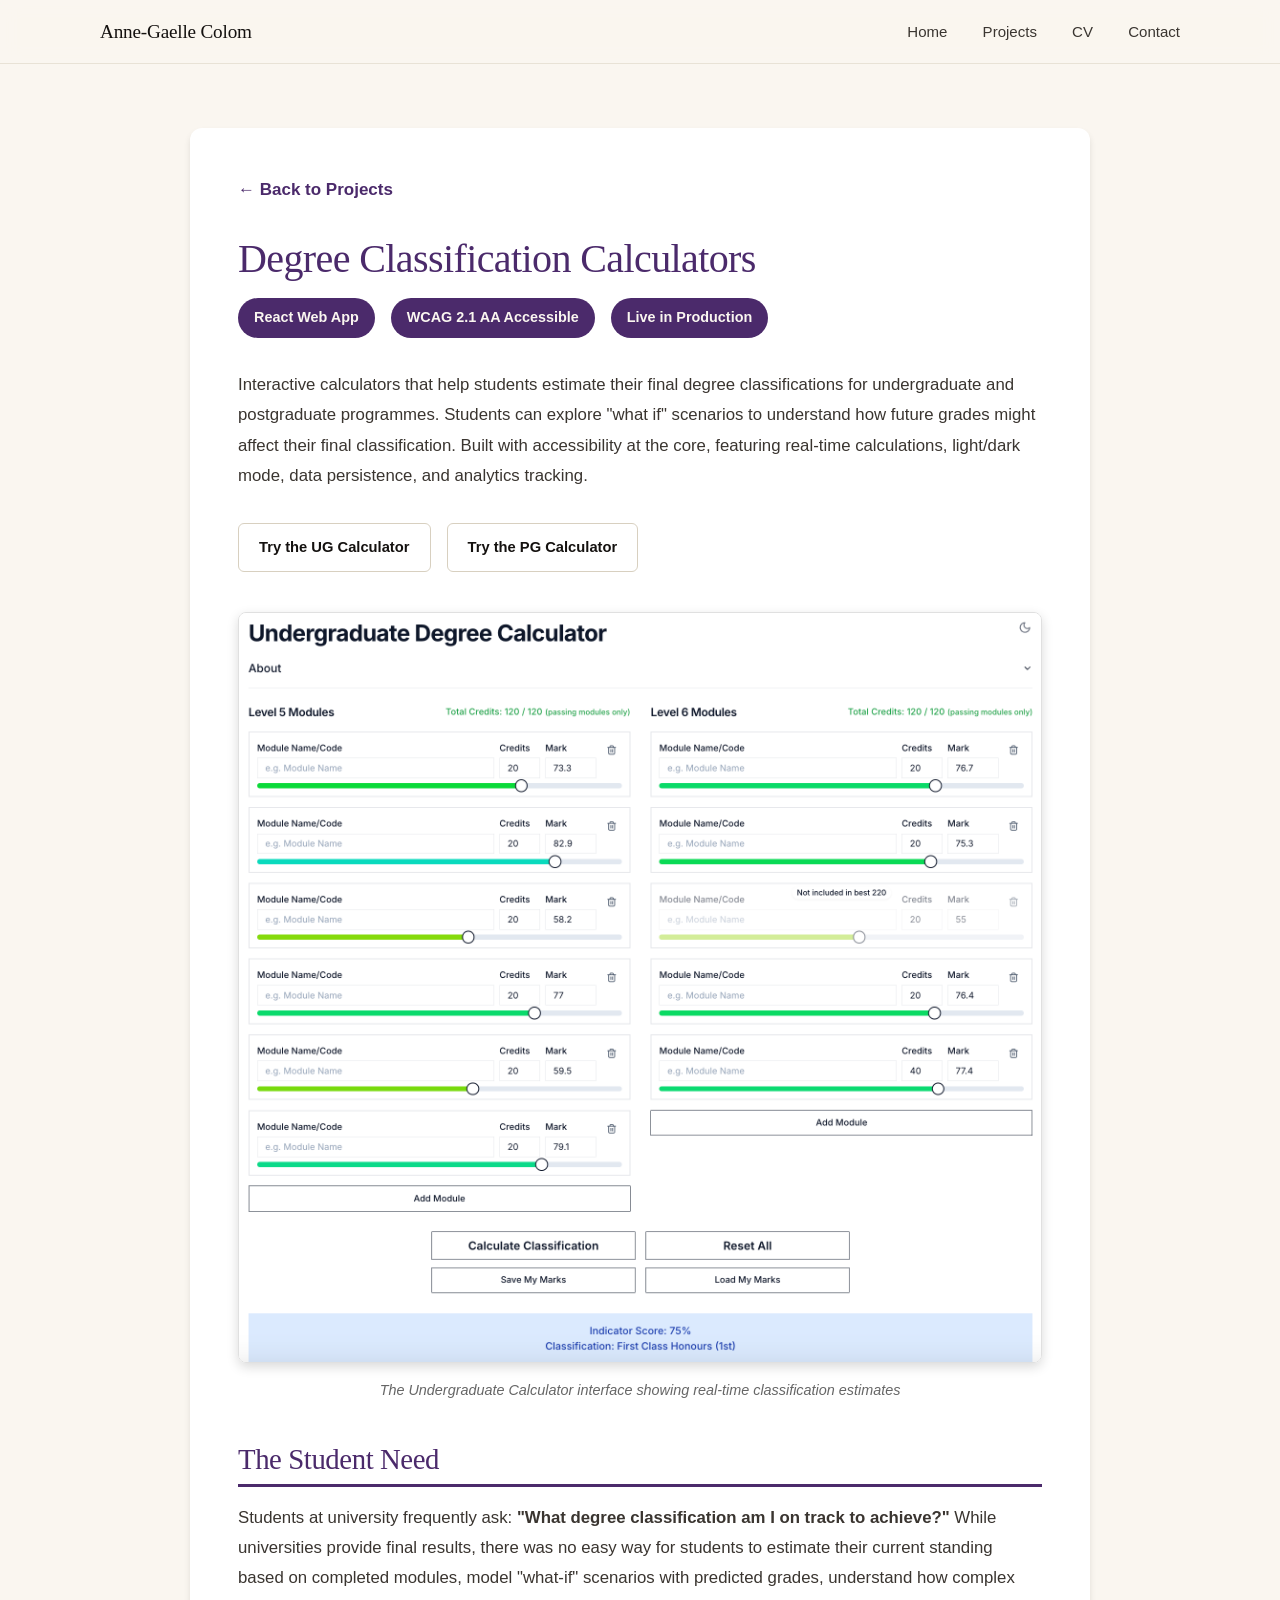
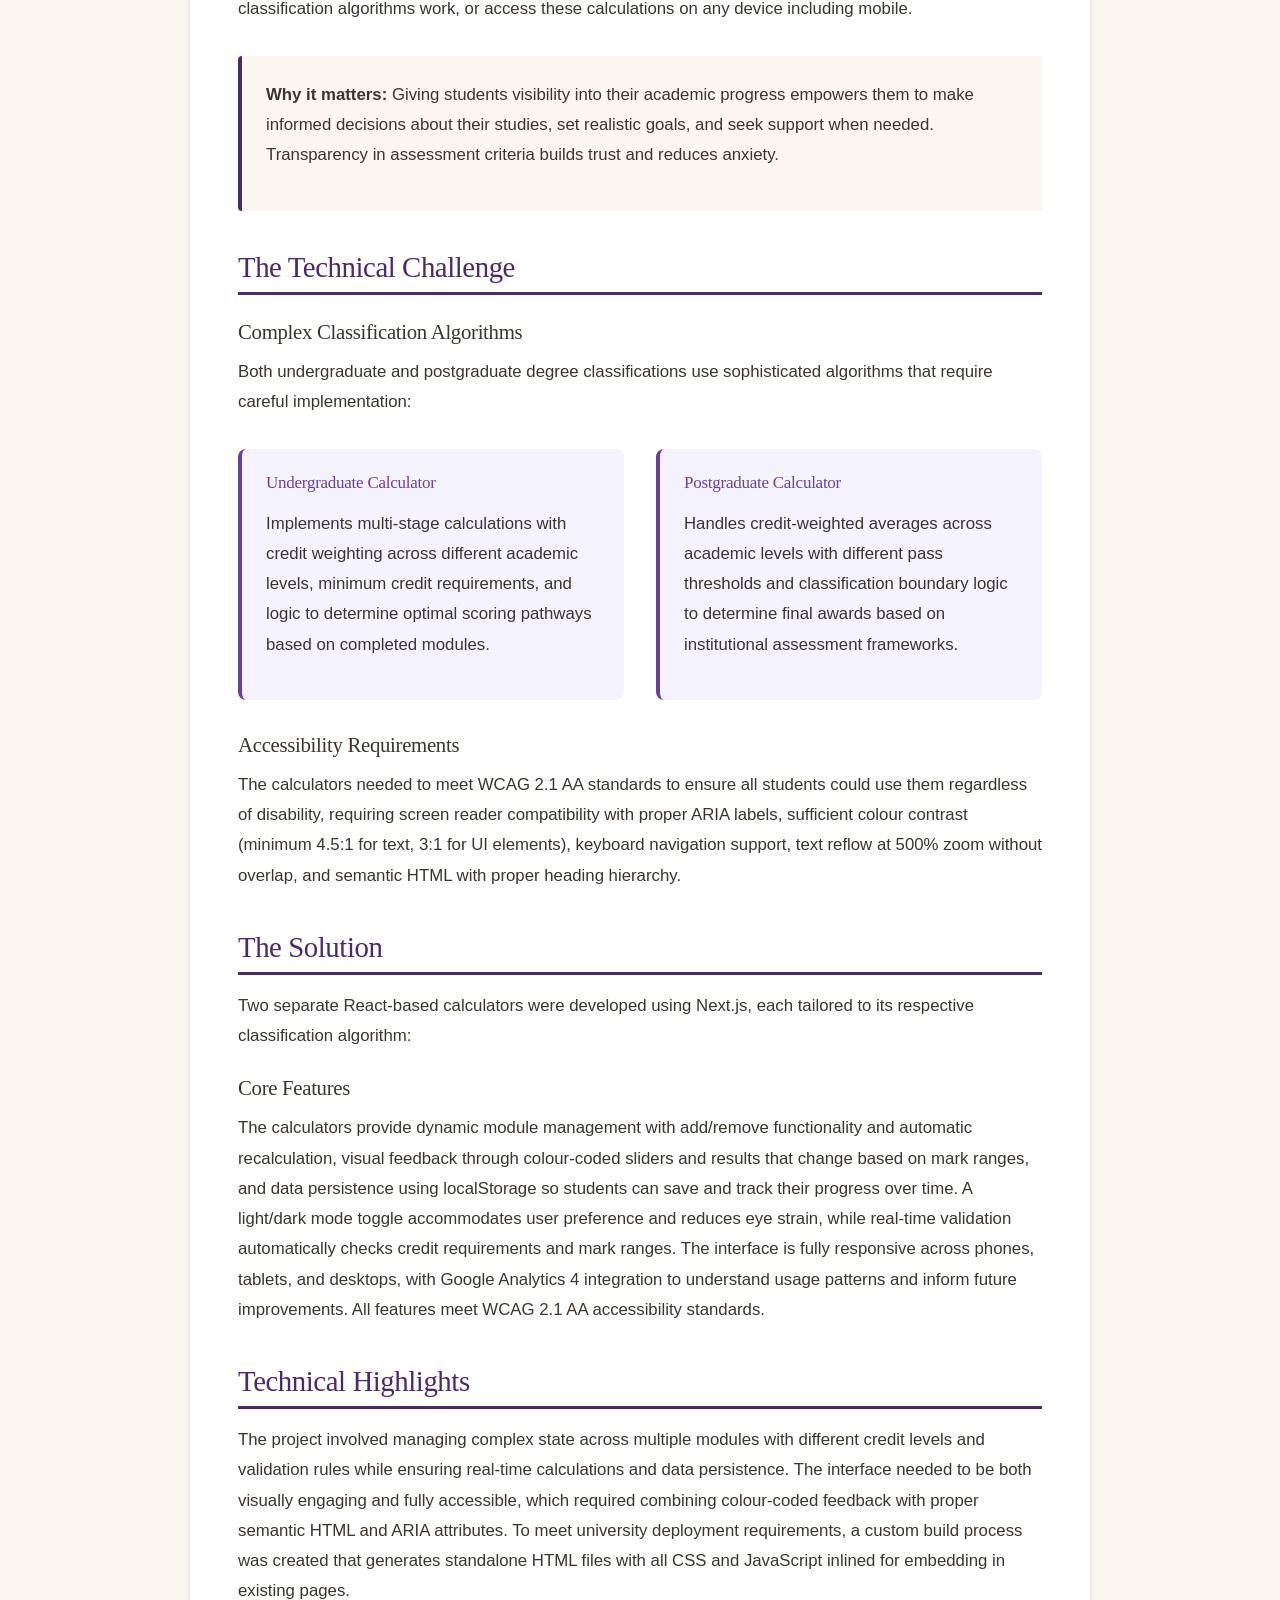
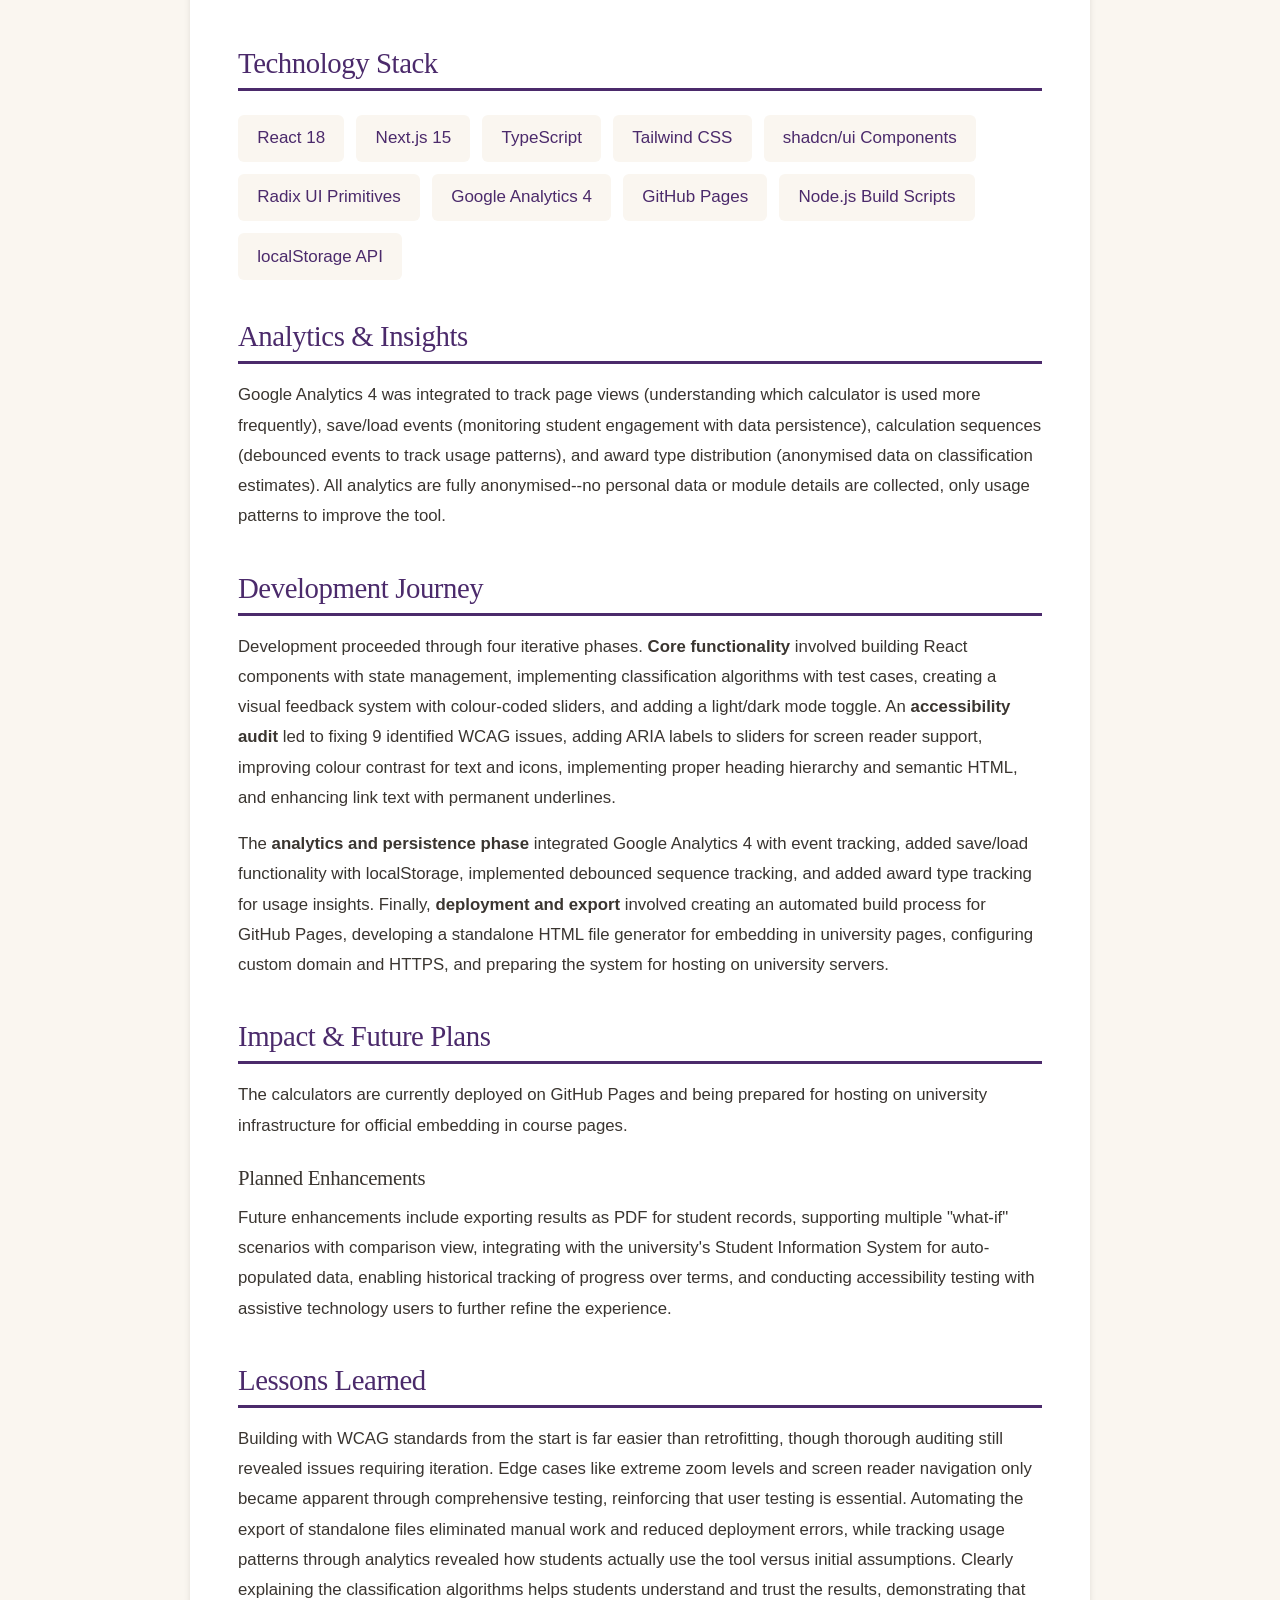
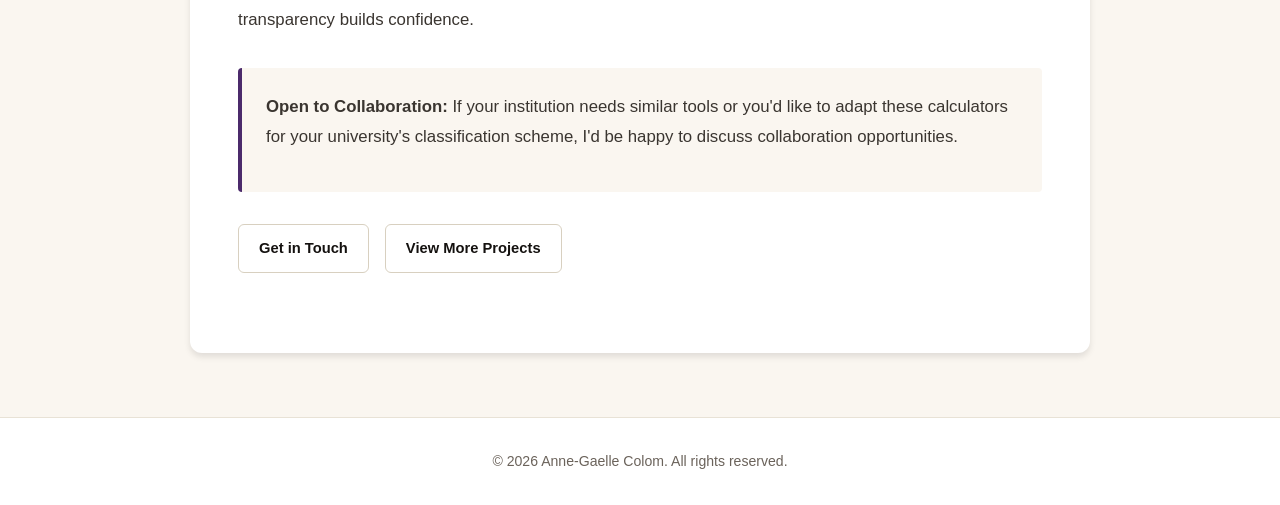
<file: projects/degree-calculators.html>
<!DOCTYPE html>
<html lang="en">
<head>
    <meta charset="UTF-8">
    <meta name="viewport" content="width=device-width, initial-scale=1.0">
    <title>Degree Classification Calculators - Anne-Gaelle Colom</title>
    <link rel="stylesheet" href="../css/style.css">
    <style>
        .project-detail {
            max-width: 900px;
            margin: 0 auto;
            background: #FFFFFF;
            padding: 3rem;
            border-radius: 12px;
            box-shadow: 0 4px 6px rgba(0,0,0,0.1);
        }

        .back-link {
            display: inline-block;
            margin-bottom: 2rem;
            color: #4B2A6B;
            text-decoration: none;
            font-weight: 600;
        }

        .back-link:hover {
            text-decoration: underline;
        }

        .project-detail h1 {
            font-size: 2.5rem;
            color: #4B2A6B;
            margin-bottom: 1rem;
        }

        .project-meta {
            display: flex;
            gap: 1rem;
            margin-bottom: 2rem;
            flex-wrap: wrap;
        }

        .meta-badge {
            background: #4B2A6B;
            color: #FAF6F0;
            padding: 0.5rem 1rem;
            border-radius: 20px;
            font-size: 0.9rem;
            font-weight: 600;
        }

        .project-detail h2 {
            font-size: 1.8rem;
            color: #4B2A6B;
            margin-top: 2.5rem;
            margin-bottom: 1rem;
            border-bottom: 3px solid #4B2A6B;
            padding-bottom: 0.5rem;
        }

        .project-detail h3 {
            font-size: 1.3rem;
            color: #3A3530;
            margin-top: 1.5rem;
            margin-bottom: 0.75rem;
        }

        .project-detail p, .project-detail li {
            font-size: 1.05rem;
            line-height: 1.8;
            color: #3A3530;
            margin-bottom: 1rem;
        }

        .project-detail ul {
            margin-left: 2rem;
            margin-bottom: 1.5rem;
        }

        .highlight-box {
            background: #FAF6F0;
            border-left: 4px solid #4B2A6B;
            padding: 1.5rem;
            margin: 2rem 0;
            border-radius: 4px;
        }

        .impact-grid {
            display: grid;
            grid-template-columns: repeat(auto-fit, minmax(200px, 1fr));
            gap: 1.5rem;
            margin: 2rem 0;
        }

        .impact-item {
            text-align: center;
            padding: 1.5rem;
            background: #FAF6F0;
            border-radius: 8px;
        }

        .impact-number {
            font-size: 2.5rem;
            font-weight: 700;
            color: #4B2A6B;
            display: block;
        }

        .impact-label {
            color: #3A3530;
            margin-top: 0.5rem;
        }

        .tech-stack {
            display: flex;
            flex-wrap: wrap;
            gap: 0.75rem;
            margin: 1.5rem 0;
        }

        .tech-item {
            background: #FAF6F0;
            color: #4B2A6B;
            padding: 0.6rem 1.2rem;
            border-radius: 6px;
            font-weight: 500;
        }

        .challenge-solution {
            display: grid;
            grid-template-columns: 1fr 1fr;
            gap: 2rem;
            margin: 2rem 0;
        }

        .challenge, .solution {
            padding: 1.5rem;
            border-radius: 8px;
        }

        .challenge {
            background: #f5f3ff;
            border-left: 4px solid #6B3FA0;
        }

        .solution {
            background: #F3EEE5;
            border-left: 4px solid #4B2A6B;
        }

        .challenge h4, .solution h4 {
            margin-top: 0;
            margin-bottom: 1rem;
        }

        .challenge h4 {
            color: #6B3FA0;
        }

        .solution h4 {
            color: #4B2A6B;
        }

        .external-links {
            display: flex;
            gap: 1rem;
            margin: 2rem 0;
            flex-wrap: wrap;
        }

        code {
            background: #f4f4f4;
            padding: 0.2rem 0.5rem;
            border-radius: 3px;
            font-family: 'Courier New', monospace;
            font-size: 0.95rem;
        }

        @media (max-width: 768px) {
            .project-detail {
                padding: 1.5rem;
            }

            .challenge-solution {
                grid-template-columns: 1fr;
            }

            .project-detail h1 {
                font-size: 2rem;
            }
        }
    </style>
</head>
<body>
    <header>
        <nav>
            <div class="container">
                <h1 class="logo">Anne-Gaelle Colom</h1>
                <ul class="nav-links">
                    <li><a href="../index.html">Home</a></li>
                    <li><a href="../index.html#projects">Projects</a></li>
                    <li><a href="../cv.html">CV</a></li>
                    <li><a href="../index.html#contact">Contact</a></li>
                </ul>
            </div>
        </nav>
    </header>

    <main style="padding: 4rem 0; background: #FAF6F0;">
        <div class="container">
            <div class="project-detail">
                <a href="../index.html#projects" class="back-link">← Back to Projects</a>

                <h1>Degree Classification Calculators</h1>

                <div class="project-meta">
                    <span class="meta-badge">React Web App</span>
                    <span class="meta-badge">WCAG 2.1 AA Accessible</span>
                    <span class="meta-badge">Live in Production</span>
                </div>

                <p class="lead">Interactive calculators that help students estimate their final degree classifications for undergraduate and postgraduate programmes. Students can explore "what if" scenarios to understand how future grades might affect their final classification. Built with accessibility at the core, featuring real-time calculations, light/dark mode, data persistence, and analytics tracking.</p>

                <div class="external-links">
                    <a href="https://agcolom.github.io/westminster-degree-calc/" class="btn btn-secondary" target="_blank">Try the UG Calculator</a>
                    <a href="https://agcolom.github.io/westminster-degree-calc/postgraduate" class="btn btn-secondary" target="_blank">Try the PG Calculator</a>
                </div>

                <figure style="margin: 2.5rem 0; text-align: center;">
                    <img src="ugCalculator.png" alt="Screenshot of the Undergraduate Degree Classification Calculator showing module entry interface with credit weighting and classification results" style="max-width: 100%; height: auto; border-radius: 8px; box-shadow: 0 4px 12px rgba(0,0,0,0.15); border: 1px solid #e0e0e0;">
                    <figcaption style="margin-top: 1rem; color: #666; font-size: 0.9rem; font-style: italic;">The Undergraduate Calculator interface showing real-time classification estimates</figcaption>
                </figure>

                <h2>The Student Need</h2>

                <p>Students at university frequently ask: <strong>"What degree classification am I on track to achieve?"</strong> While universities provide final results, there was no easy way for students to estimate their current standing based on completed modules, model "what-if" scenarios with predicted grades, understand how complex classification algorithms work, or access these calculations on any device including mobile.</p>

                <div class="highlight-box">
                    <p><strong>Why it matters:</strong> Giving students visibility into their academic progress empowers them to make informed decisions about their studies, set realistic goals, and seek support when needed. Transparency in assessment criteria builds trust and reduces anxiety.</p>
                </div>

                <h2>The Technical Challenge</h2>

                <h3>Complex Classification Algorithms</h3>

                <p>Both undergraduate and postgraduate degree classifications use sophisticated algorithms that require careful implementation:</p>

                <div class="challenge-solution">
                    <div class="challenge">
                        <h4>Undergraduate Calculator</h4>
                        <p>Implements multi-stage calculations with credit weighting across different academic levels, minimum credit requirements, and logic to determine optimal scoring pathways based on completed modules.</p>
                    </div>
                    <div class="challenge">
                        <h4>Postgraduate Calculator</h4>
                        <p>Handles credit-weighted averages across academic levels with different pass thresholds and classification boundary logic to determine final awards based on institutional assessment frameworks.</p>
                    </div>
                </div>

                <h3>Accessibility Requirements</h3>

                <p>The calculators needed to meet WCAG 2.1 AA standards to ensure all students could use them regardless of disability, requiring screen reader compatibility with proper ARIA labels, sufficient colour contrast (minimum 4.5:1 for text, 3:1 for UI elements), keyboard navigation support, text reflow at 500% zoom without overlap, and semantic HTML with proper heading hierarchy.</p>

                <h2>The Solution</h2>

                <p>Two separate React-based calculators were developed using Next.js, each tailored to its respective classification algorithm:</p>

                <h3>Core Features</h3>

                <p>The calculators provide dynamic module management with add/remove functionality and automatic recalculation, visual feedback through colour-coded sliders and results that change based on mark ranges, and data persistence using localStorage so students can save and track their progress over time. A light/dark mode toggle accommodates user preference and reduces eye strain, while real-time validation automatically checks credit requirements and mark ranges. The interface is fully responsive across phones, tablets, and desktops, with Google Analytics 4 integration to understand usage patterns and inform future improvements. All features meet WCAG 2.1 AA accessibility standards.</p>

                <h2>Technical Highlights</h2>

                <p>The project involved managing complex state across multiple modules with different credit levels and validation rules while ensuring real-time calculations and data persistence. The interface needed to be both visually engaging and fully accessible, which required combining colour-coded feedback with proper semantic HTML and ARIA attributes. To meet university deployment requirements, a custom build process was created that generates standalone HTML files with all CSS and JavaScript inlined for embedding in existing pages.</p>

                <h2>Technology Stack</h2>

                <div class="tech-stack">
                    <span class="tech-item">React 18</span>
                    <span class="tech-item">Next.js 15</span>
                    <span class="tech-item">TypeScript</span>
                    <span class="tech-item">Tailwind CSS</span>
                    <span class="tech-item">shadcn/ui Components</span>
                    <span class="tech-item">Radix UI Primitives</span>
                    <span class="tech-item">Google Analytics 4</span>
                    <span class="tech-item">GitHub Pages</span>
                    <span class="tech-item">Node.js Build Scripts</span>
                    <span class="tech-item">localStorage API</span>
                </div>

                <h2>Analytics & Insights</h2>

                <p>Google Analytics 4 was integrated to track page views (understanding which calculator is used more frequently), save/load events (monitoring student engagement with data persistence), calculation sequences (debounced events to track usage patterns), and award type distribution (anonymised data on classification estimates). All analytics are fully anonymised--no personal data or module details are collected, only usage patterns to improve the tool.</p>

                <h2>Development Journey</h2>

                <p>Development proceeded through four iterative phases. <strong>Core functionality</strong> involved building React components with state management, implementing classification algorithms with test cases, creating a visual feedback system with colour-coded sliders, and adding a light/dark mode toggle. An <strong>accessibility audit</strong> led to fixing 9 identified WCAG issues, adding ARIA labels to sliders for screen reader support, improving colour contrast for text and icons, implementing proper heading hierarchy and semantic HTML, and enhancing link text with permanent underlines.</p>

                <p>The <strong>analytics and persistence phase</strong> integrated Google Analytics 4 with event tracking, added save/load functionality with localStorage, implemented debounced sequence tracking, and added award type tracking for usage insights. Finally, <strong>deployment and export</strong> involved creating an automated build process for GitHub Pages, developing a standalone HTML file generator for embedding in university pages, configuring custom domain and HTTPS, and preparing the system for hosting on university servers.</p>

                <h2>Impact & Future Plans</h2>

                <p>The calculators are currently deployed on GitHub Pages and being prepared for hosting on university infrastructure for official embedding in course pages.</p>

                <h3>Planned Enhancements</h3>

                <p>Future enhancements include exporting results as PDF for student records, supporting multiple "what-if" scenarios with comparison view, integrating with the university's Student Information System for auto-populated data, enabling historical tracking of progress over terms, and conducting accessibility testing with assistive technology users to further refine the experience.</p>

                <h2>Lessons Learned</h2>

                <p>Building with WCAG standards from the start is far easier than retrofitting, though thorough auditing still revealed issues requiring iteration. Edge cases like extreme zoom levels and screen reader navigation only became apparent through comprehensive testing, reinforcing that user testing is essential. Automating the export of standalone files eliminated manual work and reduced deployment errors, while tracking usage patterns through analytics revealed how students actually use the tool versus initial assumptions. Clearly explaining the classification algorithms helps students understand and trust the results, demonstrating that transparency builds confidence.</p>

                <div class="highlight-box">
                    <p><strong>Open to Collaboration:</strong> If your institution needs similar tools or you'd like to adapt these calculators for your university's classification scheme, I'd be happy to discuss collaboration opportunities.</p>
                </div>

                <div class="external-links">
                    <a href="../index.html#contact" class="btn btn-secondary">Get in Touch</a>
                    <a href="../index.html#projects" class="btn btn-secondary">View More Projects</a>
                </div>
            </div>
        </div>
    </main>

    <footer>
        <div class="container">
            <p>&copy; 2026 Anne-Gaelle Colom. All rights reserved.</p>
        </div>
    </footer>
</body>
</html>
</file>
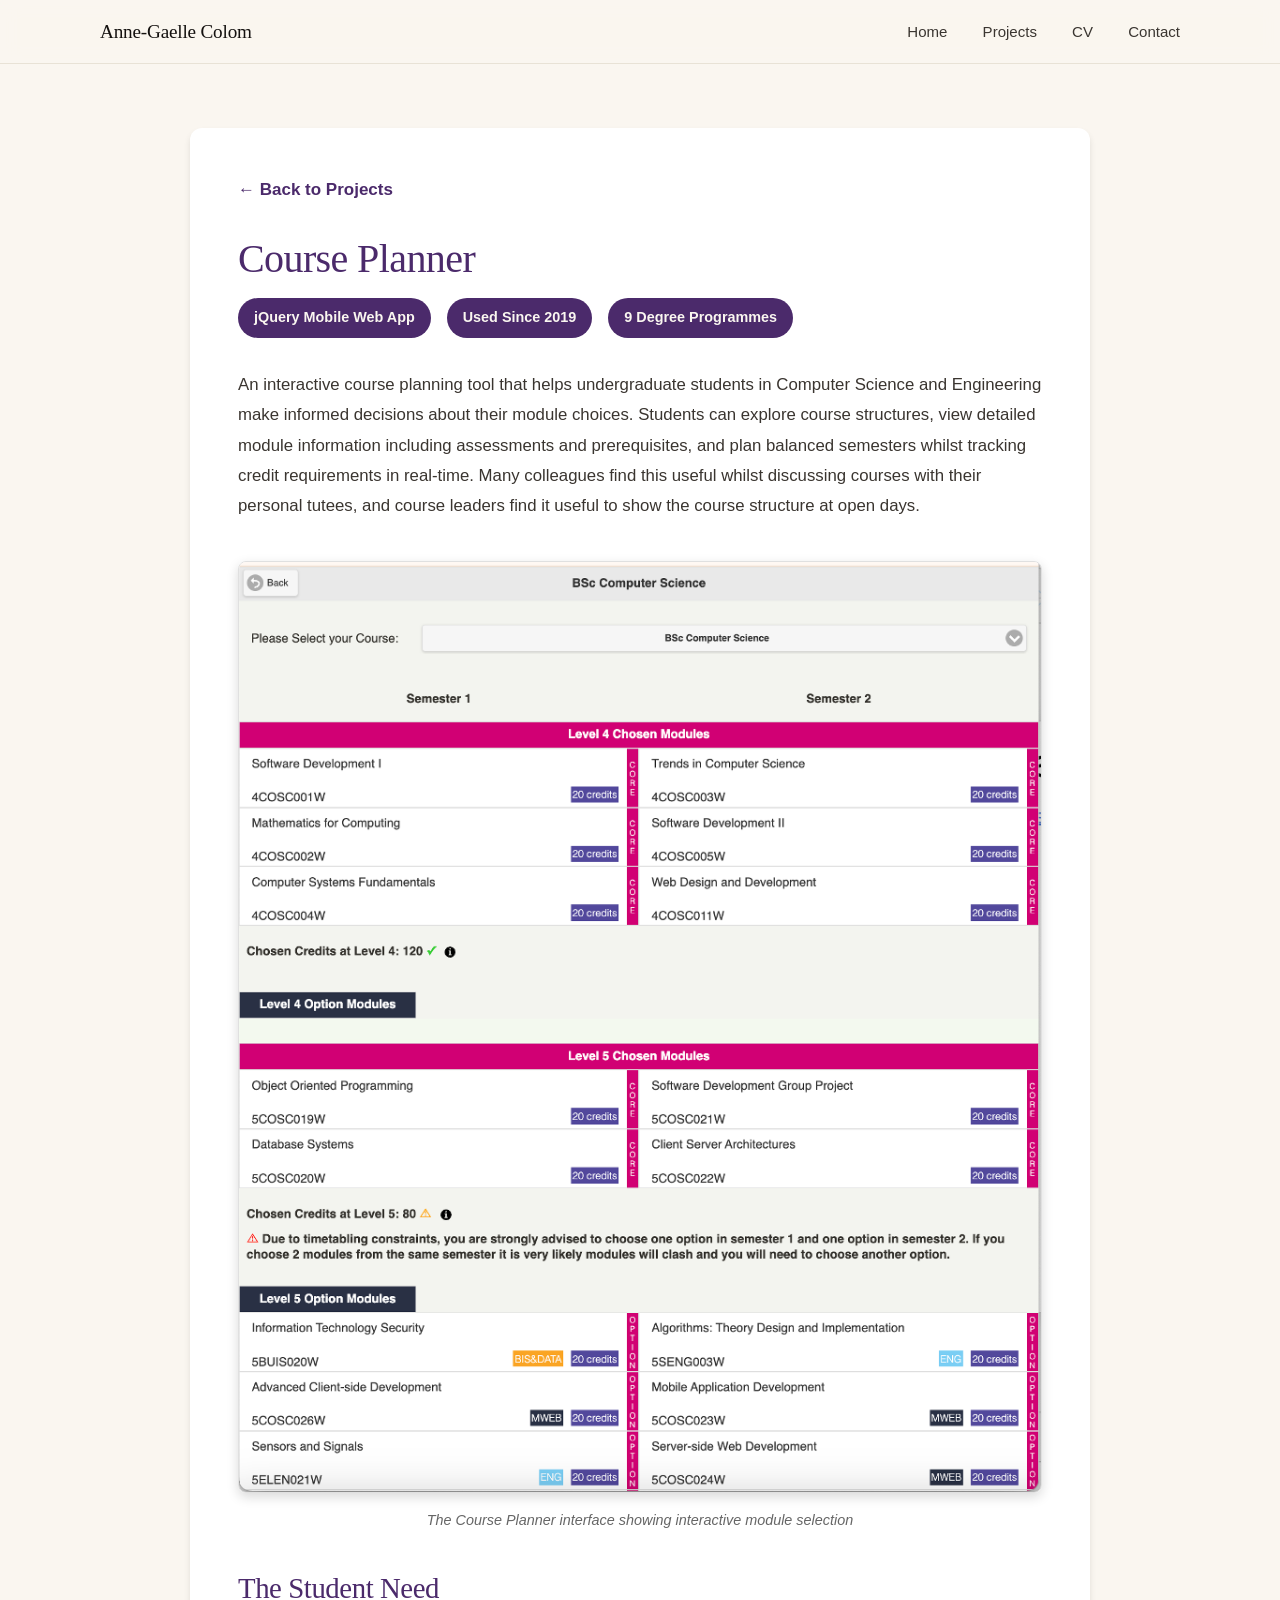
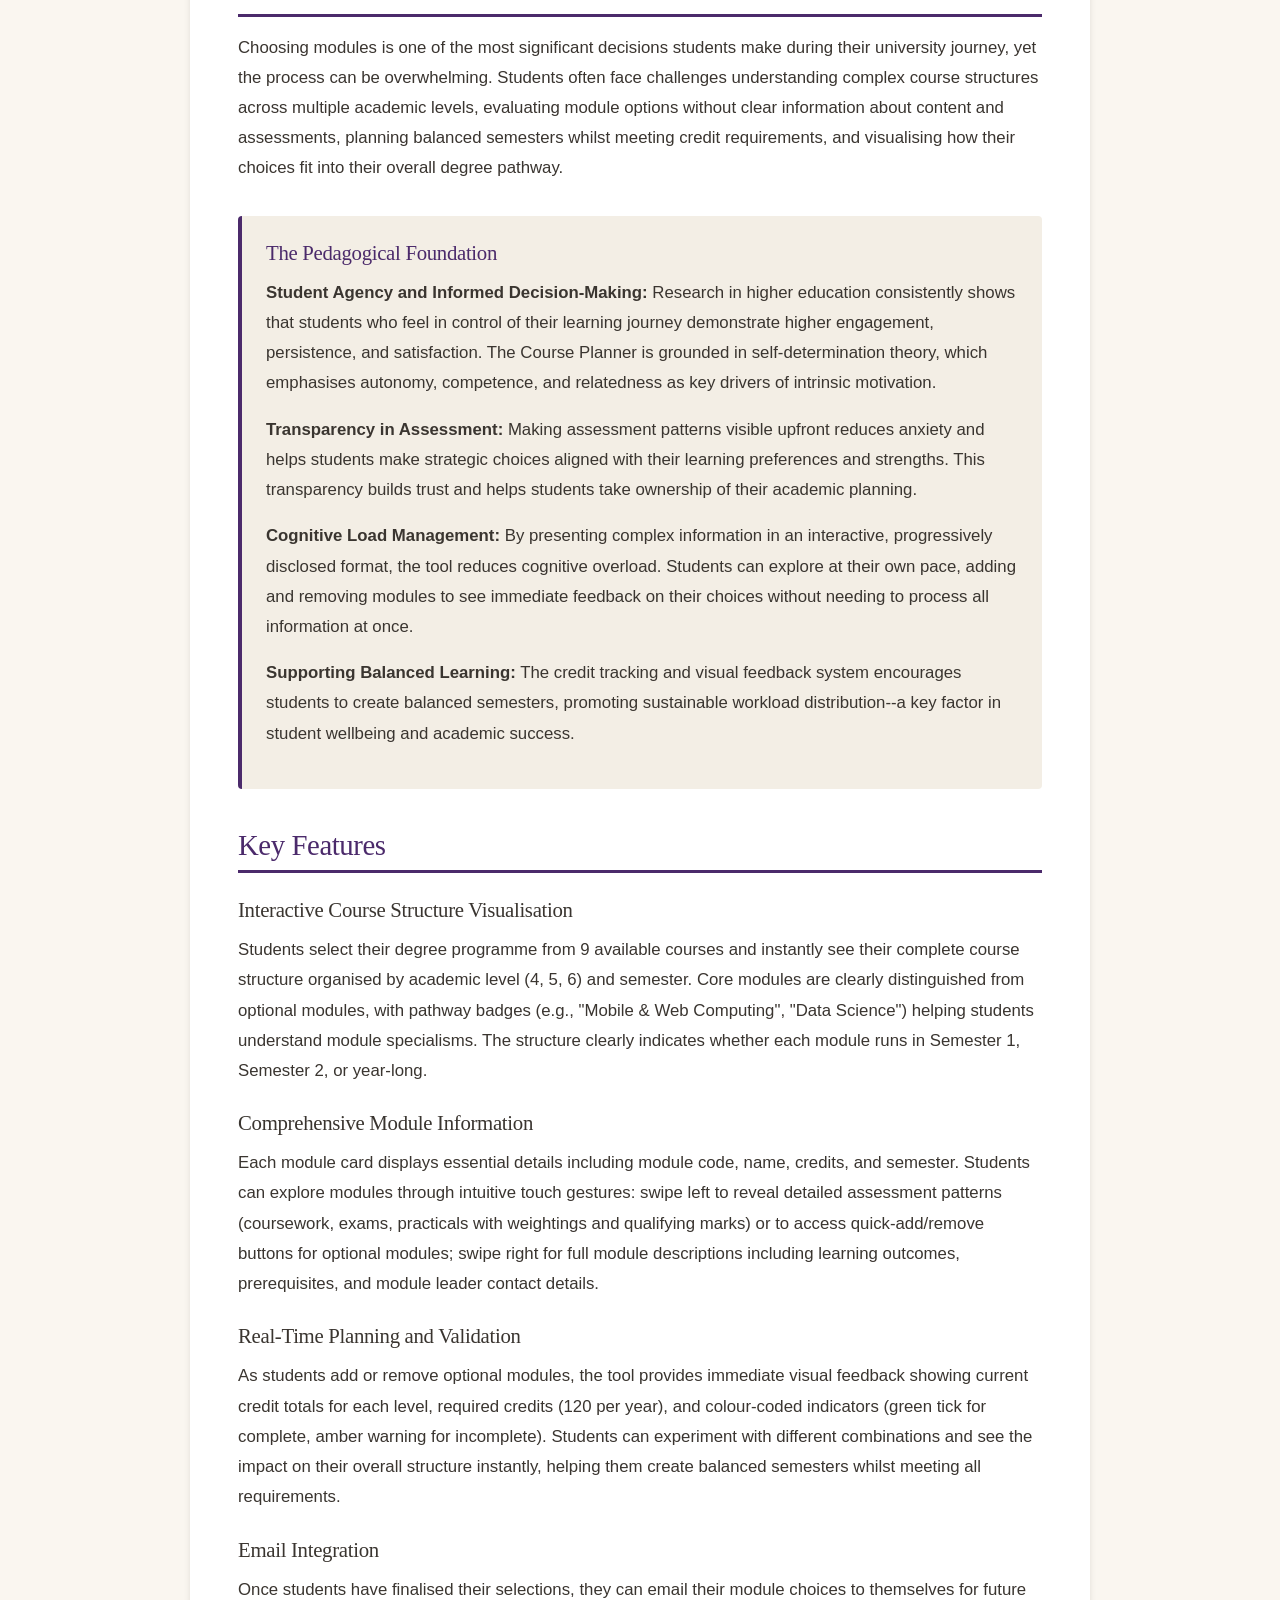
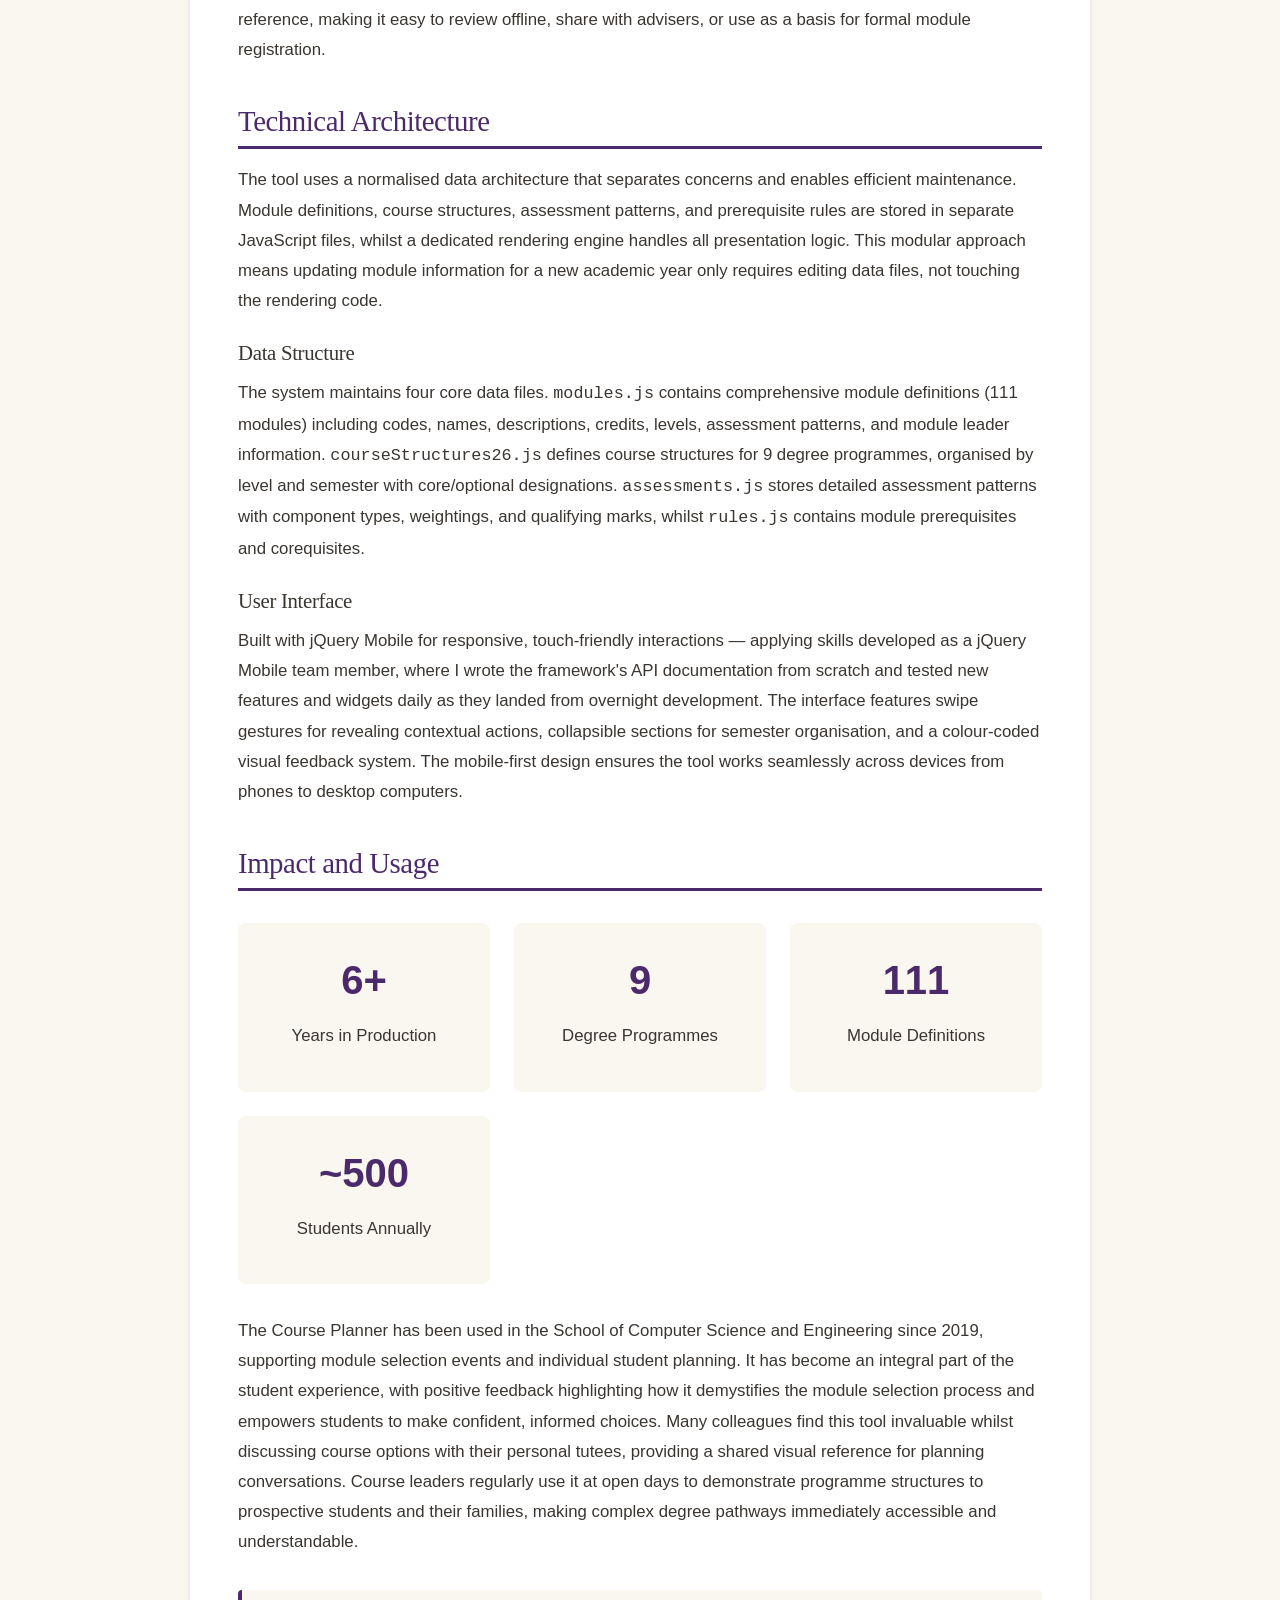
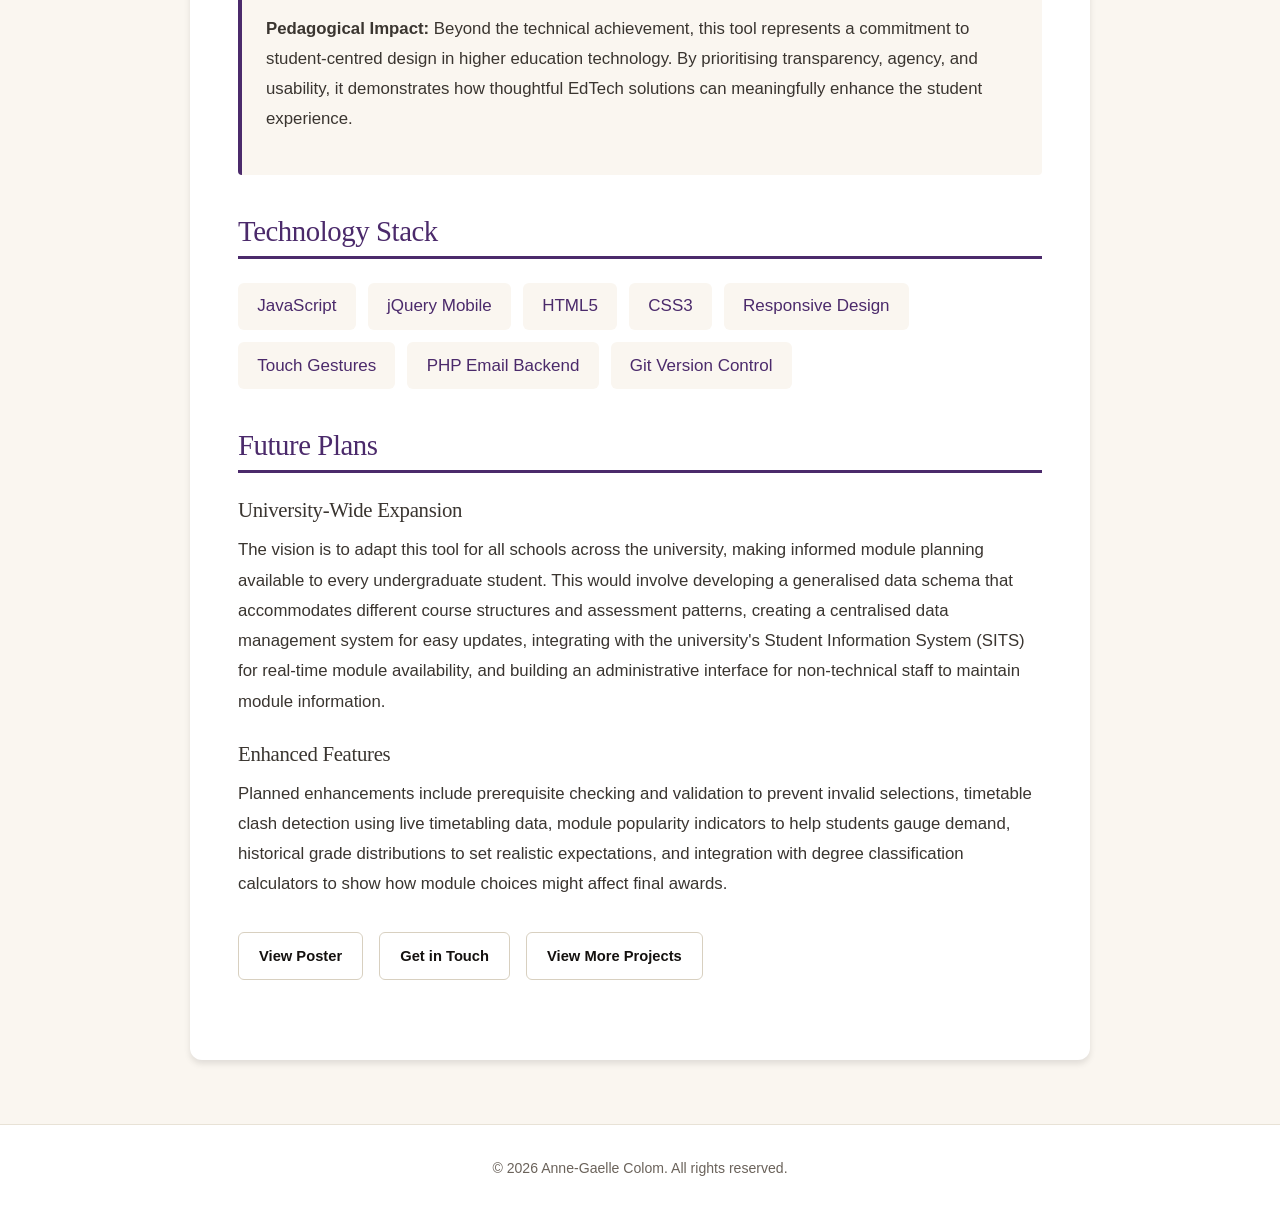
<file: projects/module-fair-planning-tool.html>
<!DOCTYPE html>
<html lang="en">
<head>
    <meta charset="UTF-8">
    <meta name="viewport" content="width=device-width, initial-scale=1.0">
    <title>Course Planner - Anne-Gaelle Colom</title>
    <link rel="stylesheet" href="../css/style.css">
    <style>
        .project-detail {
            max-width: 900px;
            margin: 0 auto;
            background: #FFFFFF;
            padding: 3rem;
            border-radius: 12px;
            box-shadow: 0 4px 6px rgba(0,0,0,0.1);
        }

        .back-link {
            display: inline-block;
            margin-bottom: 2rem;
            color: #4B2A6B;
            text-decoration: none;
            font-weight: 600;
        }

        .back-link:hover {
            text-decoration: underline;
        }

        .project-detail h1 {
            font-size: 2.5rem;
            color: #4B2A6B;
            margin-bottom: 1rem;
        }

        .project-meta {
            display: flex;
            gap: 1rem;
            margin-bottom: 2rem;
            flex-wrap: wrap;
        }

        .meta-badge {
            background: #4B2A6B;
            color: #FAF6F0;
            padding: 0.5rem 1rem;
            border-radius: 20px;
            font-size: 0.9rem;
            font-weight: 600;
        }

        .project-detail h2 {
            font-size: 1.8rem;
            color: #4B2A6B;
            margin-top: 2.5rem;
            margin-bottom: 1rem;
            border-bottom: 3px solid #4B2A6B;
            padding-bottom: 0.5rem;
        }

        .project-detail h3 {
            font-size: 1.3rem;
            color: #3A3530;
            margin-top: 1.5rem;
            margin-bottom: 0.75rem;
        }

        .project-detail p, .project-detail li {
            font-size: 1.05rem;
            line-height: 1.8;
            color: #3A3530;
            margin-bottom: 1rem;
        }

        .project-detail ul {
            margin-left: 2rem;
            margin-bottom: 1.5rem;
        }

        .highlight-box {
            background: #FAF6F0;
            border-left: 4px solid #4B2A6B;
            padding: 1.5rem;
            margin: 2rem 0;
            border-radius: 4px;
        }

        .impact-grid {
            display: grid;
            grid-template-columns: repeat(auto-fit, minmax(200px, 1fr));
            gap: 1.5rem;
            margin: 2rem 0;
        }

        .impact-item {
            text-align: center;
            padding: 1.5rem;
            background: #FAF6F0;
            border-radius: 8px;
        }

        .impact-number {
            font-size: 2.5rem;
            font-weight: 700;
            color: #4B2A6B;
            display: block;
        }

        .impact-label {
            color: #3A3530;
            margin-top: 0.5rem;
        }

        .tech-stack {
            display: flex;
            flex-wrap: wrap;
            gap: 0.75rem;
            margin: 1.5rem 0;
        }

        .tech-item {
            background: #FAF6F0;
            color: #4B2A6B;
            padding: 0.6rem 1.2rem;
            border-radius: 6px;
            font-weight: 500;
        }

        .external-links {
            display: flex;
            gap: 1rem;
            margin: 2rem 0;
            flex-wrap: wrap;
        }

        .pedagogy-section {
            background: #F3EEE5;
            border-left: 4px solid #4B2A6B;
            padding: 1.5rem;
            margin: 2rem 0;
            border-radius: 4px;
        }

        .pedagogy-section h3 {
            color: #4B2A6B;
            margin-top: 0;
        }

        @media (max-width: 768px) {
            .project-detail {
                padding: 1.5rem;
            }

            .project-detail h1 {
                font-size: 2rem;
            }
        }
    </style>
</head>
<body>
    <header>
        <nav>
            <div class="container">
                <h1 class="logo">Anne-Gaelle Colom</h1>
                <ul class="nav-links">
                    <li><a href="../index.html">Home</a></li>
                    <li><a href="../index.html#projects">Projects</a></li>
                    <li><a href="../cv.html">CV</a></li>
                    <li><a href="../index.html#contact">Contact</a></li>
                </ul>
            </div>
        </nav>
    </header>

    <main style="padding: 4rem 0; background: #FAF6F0;">
        <div class="container">
            <div class="project-detail">
                <a href="../index.html#projects" class="back-link">← Back to Projects</a>

                <h1>Course Planner</h1>

                <div class="project-meta">
                    <span class="meta-badge">jQuery Mobile Web App</span>
                    <span class="meta-badge">Used Since 2019</span>
                    <span class="meta-badge">9 Degree Programmes</span>
                </div>

                <p class="lead">An interactive course planning tool that helps undergraduate students in Computer Science and Engineering make informed decisions about their module choices. Students can explore course structures, view detailed module information including assessments and prerequisites, and plan balanced semesters whilst tracking credit requirements in real-time. Many colleagues find this useful whilst discussing courses with their personal tutees, and course leaders find it useful to show the course structure at open days.</p>

                <figure style="margin: 2.5rem 0; text-align: center;">
                    <img src="coursePlanner.png" alt="Screenshot of the Course Planner showing module selection interface with course structure organised by level and semester" style="max-width: 100%; height: auto; border-radius: 8px; box-shadow: 0 4px 12px rgba(0,0,0,0.15); border: 1px solid #e0e0e0;">
                    <figcaption style="margin-top: 1rem; color: #666; font-size: 0.9rem; font-style: italic;">The Course Planner interface showing interactive module selection</figcaption>
                </figure>

                <h2>The Student Need</h2>

                <p>Choosing modules is one of the most significant decisions students make during their university journey, yet the process can be overwhelming. Students often face challenges understanding complex course structures across multiple academic levels, evaluating module options without clear information about content and assessments, planning balanced semesters whilst meeting credit requirements, and visualising how their choices fit into their overall degree pathway.</p>

                <div class="pedagogy-section">
                    <h3>The Pedagogical Foundation</h3>
                    <p><strong>Student Agency and Informed Decision-Making:</strong> Research in higher education consistently shows that students who feel in control of their learning journey demonstrate higher engagement, persistence, and satisfaction. The Course Planner is grounded in self-determination theory, which emphasises autonomy, competence, and relatedness as key drivers of intrinsic motivation.</p>

                    <p><strong>Transparency in Assessment:</strong> Making assessment patterns visible upfront reduces anxiety and helps students make strategic choices aligned with their learning preferences and strengths. This transparency builds trust and helps students take ownership of their academic planning.</p>

                    <p><strong>Cognitive Load Management:</strong> By presenting complex information in an interactive, progressively disclosed format, the tool reduces cognitive overload. Students can explore at their own pace, adding and removing modules to see immediate feedback on their choices without needing to process all information at once.</p>

                    <p><strong>Supporting Balanced Learning:</strong> The credit tracking and visual feedback system encourages students to create balanced semesters, promoting sustainable workload distribution--a key factor in student wellbeing and academic success.</p>
                </div>

                <h2>Key Features</h2>

                <h3>Interactive Course Structure Visualisation</h3>

                <p>Students select their degree programme from 9 available courses and instantly see their complete course structure organised by academic level (4, 5, 6) and semester. Core modules are clearly distinguished from optional modules, with pathway badges (e.g., "Mobile & Web Computing", "Data Science") helping students understand module specialisms. The structure clearly indicates whether each module runs in Semester 1, Semester 2, or year-long.</p>

                <h3>Comprehensive Module Information</h3>

                <p>Each module card displays essential details including module code, name, credits, and semester. Students can explore modules through intuitive touch gestures: swipe left to reveal detailed assessment patterns (coursework, exams, practicals with weightings and qualifying marks) or to access quick-add/remove buttons for optional modules; swipe right for full module descriptions including learning outcomes, prerequisites, and module leader contact details.</p>

                <h3>Real-Time Planning and Validation</h3>

                <p>As students add or remove optional modules, the tool provides immediate visual feedback showing current credit totals for each level, required credits (120 per year), and colour-coded indicators (green tick for complete, amber warning for incomplete). Students can experiment with different combinations and see the impact on their overall structure instantly, helping them create balanced semesters whilst meeting all requirements.</p>

                <h3>Email Integration</h3>

                <p>Once students have finalised their selections, they can email their module choices to themselves for future reference, making it easy to review offline, share with advisers, or use as a basis for formal module registration.</p>

                <h2>Technical Architecture</h2>

                <p>The tool uses a normalised data architecture that separates concerns and enables efficient maintenance. Module definitions, course structures, assessment patterns, and prerequisite rules are stored in separate JavaScript files, whilst a dedicated rendering engine handles all presentation logic. This modular approach means updating module information for a new academic year only requires editing data files, not touching the rendering code.</p>

                <h3>Data Structure</h3>

                <p>The system maintains four core data files. <code>modules.js</code> contains comprehensive module definitions (111 modules) including codes, names, descriptions, credits, levels, assessment patterns, and module leader information. <code>courseStructures26.js</code> defines course structures for 9 degree programmes, organised by level and semester with core/optional designations. <code>assessments.js</code> stores detailed assessment patterns with component types, weightings, and qualifying marks, whilst <code>rules.js</code> contains module prerequisites and corequisites.</p>

                <h3>User Interface</h3>

                <p>Built with jQuery Mobile for responsive, touch-friendly interactions — applying skills developed as a jQuery Mobile team member, where I wrote the framework's API documentation from scratch and tested new features and widgets daily as they landed from overnight development. The interface features swipe gestures for revealing contextual actions, collapsible sections for semester organisation, and a colour-coded visual feedback system. The mobile-first design ensures the tool works seamlessly across devices from phones to desktop computers.</p>

                <h2>Impact and Usage</h2>

                <div class="impact-grid">
                    <div class="impact-item">
                        <span class="impact-number">6+</span>
                        <p class="impact-label">Years in Production</p>
                    </div>
                    <div class="impact-item">
                        <span class="impact-number">9</span>
                        <p class="impact-label">Degree Programmes</p>
                    </div>
                    <div class="impact-item">
                        <span class="impact-number">111</span>
                        <p class="impact-label">Module Definitions</p>
                    </div>
                    <div class="impact-item">
                        <span class="impact-number">~500</span>
                        <p class="impact-label">Students Annually</p>
                    </div>
                </div>

                <p>The Course Planner has been used in the School of Computer Science and Engineering since 2019, supporting module selection events and individual student planning. It has become an integral part of the student experience, with positive feedback highlighting how it demystifies the module selection process and empowers students to make confident, informed choices. Many colleagues find this tool invaluable whilst discussing course options with their personal tutees, providing a shared visual reference for planning conversations. Course leaders regularly use it at open days to demonstrate programme structures to prospective students and their families, making complex degree pathways immediately accessible and understandable.</p>

                <div class="highlight-box">
                    <p><strong>Pedagogical Impact:</strong> Beyond the technical achievement, this tool represents a commitment to student-centred design in higher education technology. By prioritising transparency, agency, and usability, it demonstrates how thoughtful EdTech solutions can meaningfully enhance the student experience.</p>
                </div>

                <h2>Technology Stack</h2>

                <div class="tech-stack">
                    <span class="tech-item">JavaScript</span>
                    <span class="tech-item">jQuery Mobile</span>
                    <span class="tech-item">HTML5</span>
                    <span class="tech-item">CSS3</span>
                    <span class="tech-item">Responsive Design</span>
                    <span class="tech-item">Touch Gestures</span>
                    <span class="tech-item">PHP Email Backend</span>
                    <span class="tech-item">Git Version Control</span>
                </div>

                <h2>Future Plans</h2>

                <h3>University-Wide Expansion</h3>

                <p>The vision is to adapt this tool for all schools across the university, making informed module planning available to every undergraduate student. This would involve developing a generalised data schema that accommodates different course structures and assessment patterns, creating a centralised data management system for easy updates, integrating with the university's Student Information System (SITS) for real-time module availability, and building an administrative interface for non-technical staff to maintain module information.</p>

                <h3>Enhanced Features</h3>

                <p>Planned enhancements include prerequisite checking and validation to prevent invalid selections, timetable clash detection using live timetabling data, module popularity indicators to help students gauge demand, historical grade distributions to set realistic expectations, and integration with degree classification calculators to show how module choices might affect final awards.</p>

                <div class="external-links">
                    <a href="module-fair-poster.pdf" class="btn btn-secondary" target="_blank">View Poster</a>
                    <a href="../index.html#contact" class="btn btn-secondary">Get in Touch</a>
                    <a href="../index.html#projects" class="btn btn-secondary">View More Projects</a>
                </div>
            </div>
        </div>
    </main>

    <footer>
        <div class="container">
            <p>&copy; 2026 Anne-Gaelle Colom. All rights reserved.</p>
        </div>
    </footer>
</body>
</html>
</file>
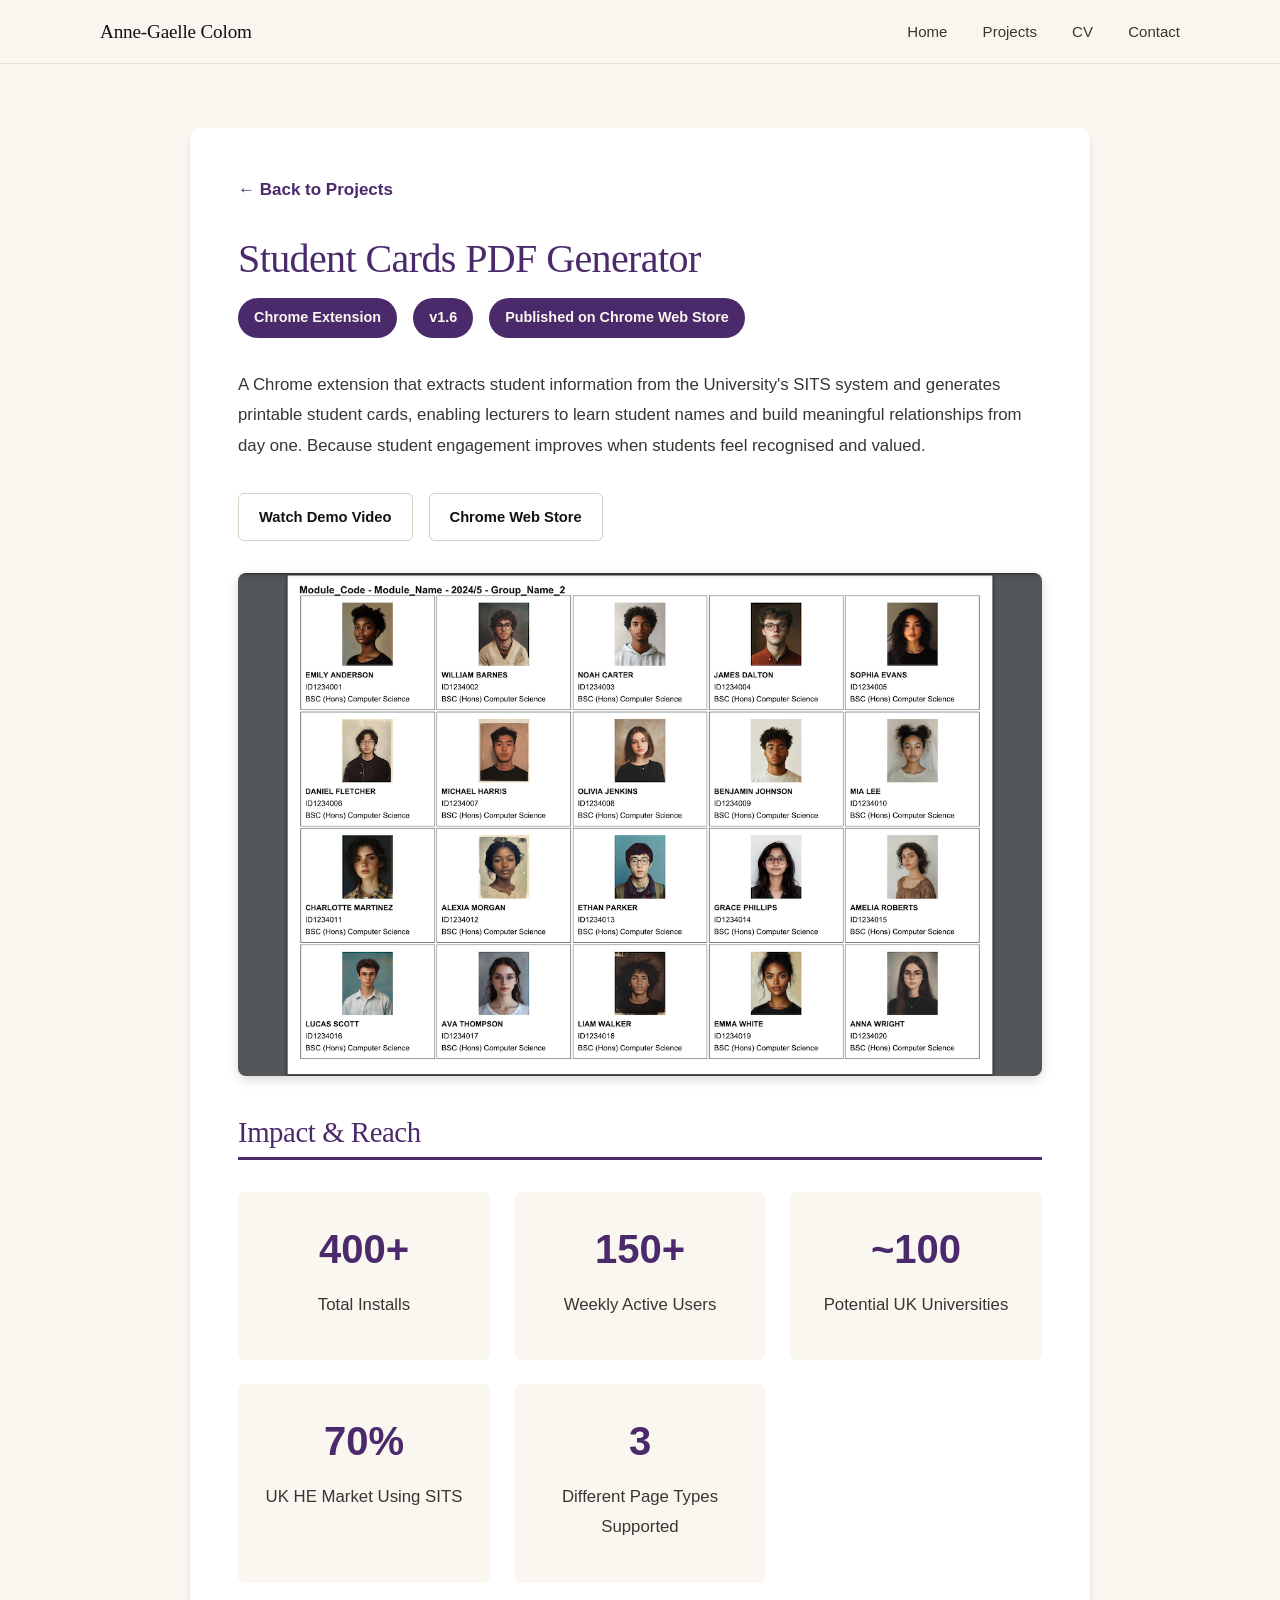
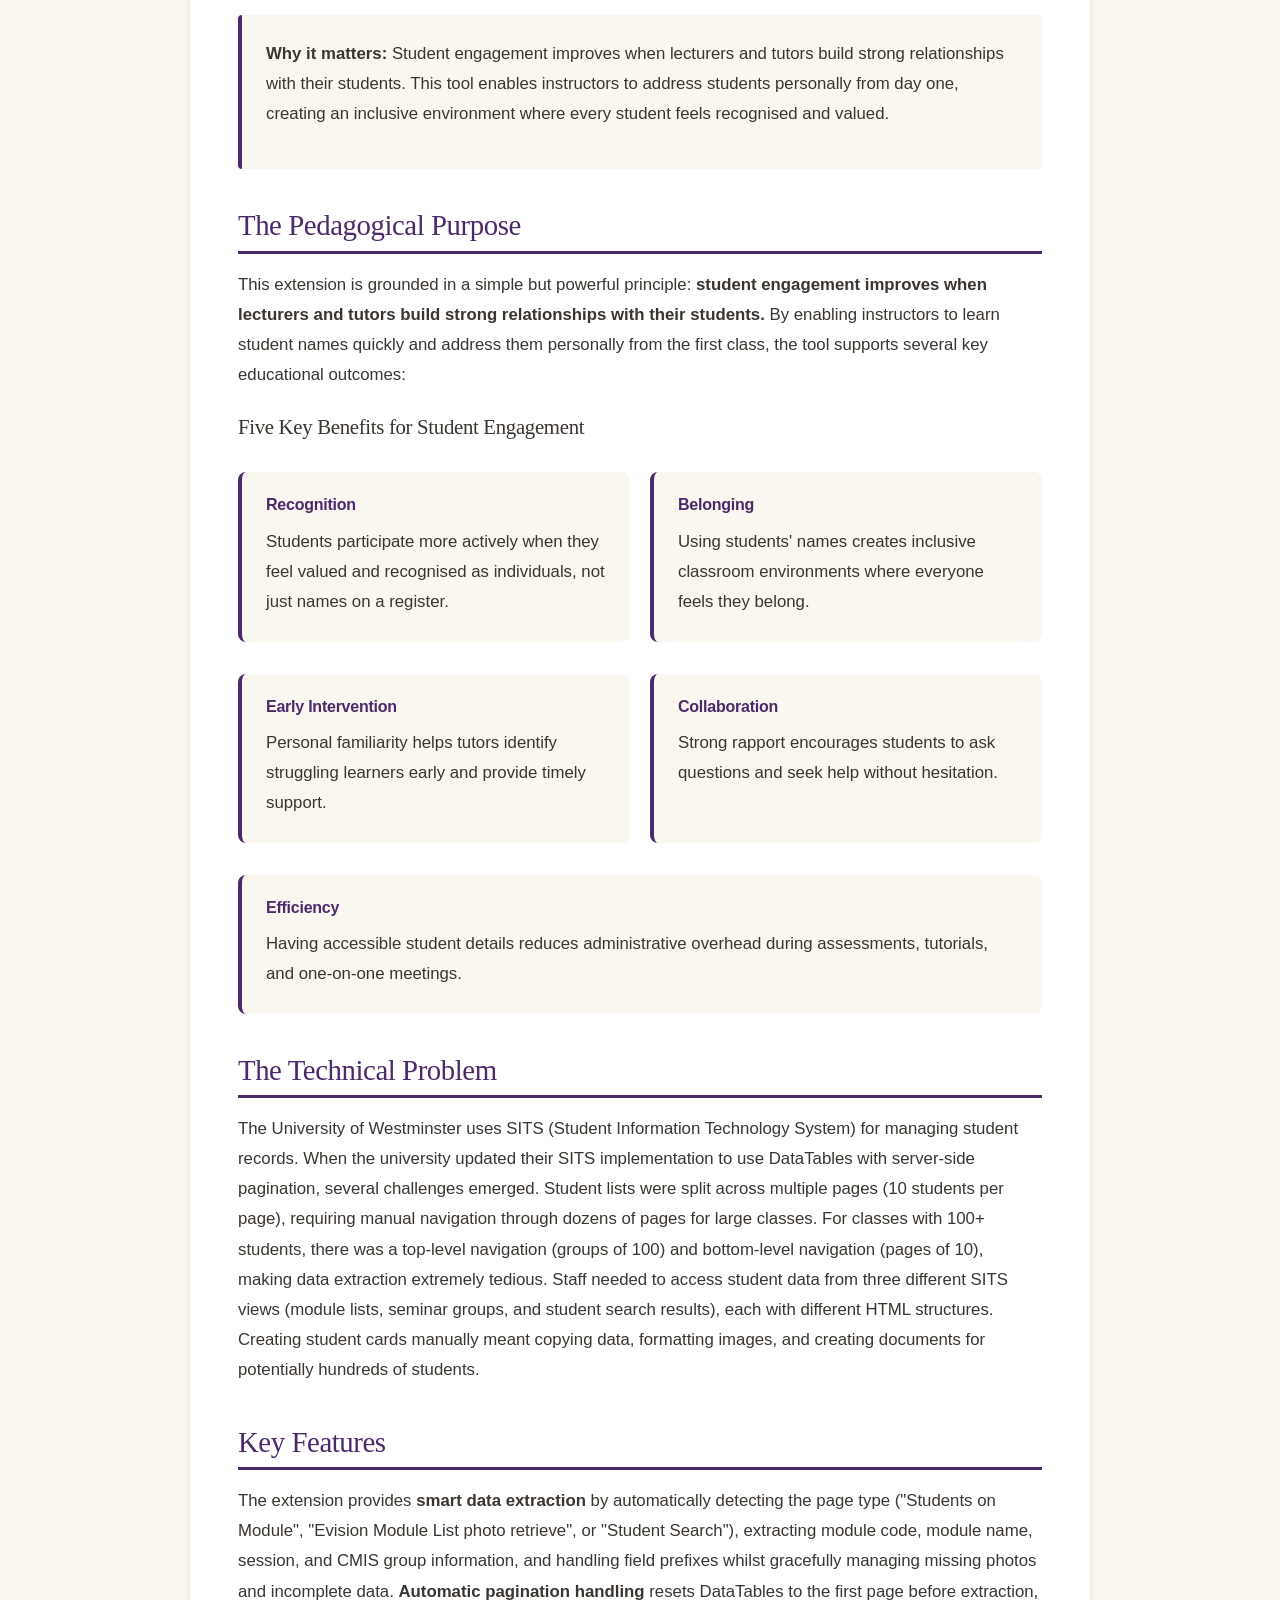
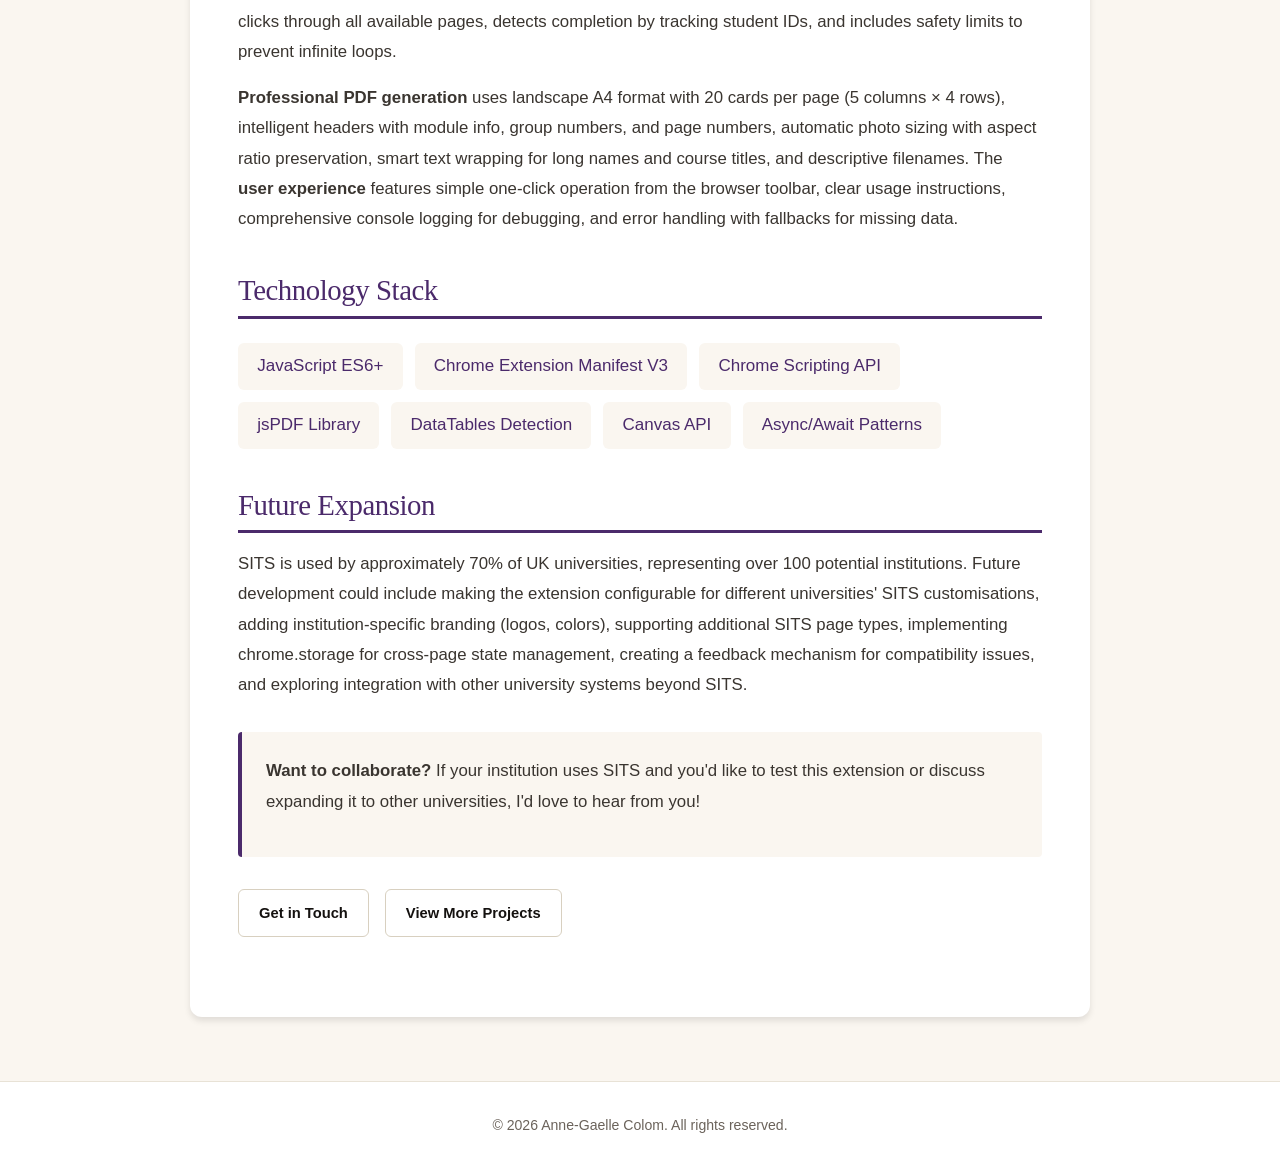
<file: projects/student-cards-extension.html>
<!DOCTYPE html>
<html lang="en">
<head>
    <meta charset="UTF-8">
    <meta name="viewport" content="width=device-width, initial-scale=1.0">
    <title>Student Cards PDF Generator - Anne-Gaelle Colom</title>
    <link rel="stylesheet" href="../css/style.css">
    <style>
        .project-detail {
            max-width: 900px;
            margin: 0 auto;
            background: #FFFFFF;
            padding: 3rem;
            border-radius: 12px;
            box-shadow: 0 4px 6px rgba(0,0,0,0.1);
        }

        .back-link {
            display: inline-block;
            margin-bottom: 2rem;
            color: #4B2A6B;
            text-decoration: none;
            font-weight: 600;
        }

        .back-link:hover {
            text-decoration: underline;
        }

        .project-detail h1 {
            font-size: 2.5rem;
            color: #4B2A6B;
            margin-bottom: 1rem;
        }

        .project-meta {
            display: flex;
            gap: 1rem;
            margin-bottom: 2rem;
            flex-wrap: wrap;
        }

        .meta-badge {
            background: #4B2A6B;
            color: #FAF6F0;
            padding: 0.5rem 1rem;
            border-radius: 20px;
            font-size: 0.9rem;
            font-weight: 600;
        }

        .project-detail h2 {
            font-size: 1.8rem;
            color: #4B2A6B;
            margin-top: 2.5rem;
            margin-bottom: 1rem;
            border-bottom: 3px solid #4B2A6B;
            padding-bottom: 0.5rem;
        }

        .project-detail h3 {
            font-size: 1.3rem;
            color: #3A3530;
            margin-top: 1.5rem;
            margin-bottom: 0.75rem;
        }

        .project-detail p, .project-detail li {
            font-size: 1.05rem;
            line-height: 1.8;
            color: #3A3530;
            margin-bottom: 1rem;
        }

        .project-detail ul {
            margin-left: 2rem;
            margin-bottom: 1.5rem;
        }

        .highlight-box {
            background: #FAF6F0;
            border-left: 4px solid #4B2A6B;
            padding: 1.5rem;
            margin: 2rem 0;
            border-radius: 4px;
        }

        .impact-grid {
            display: grid;
            grid-template-columns: repeat(auto-fit, minmax(200px, 1fr));
            gap: 1.5rem;
            margin: 2rem 0;
        }

        .impact-item {
            text-align: center;
            padding: 1.5rem;
            background: #FAF6F0;
            border-radius: 8px;
        }

        .impact-number {
            font-size: 2.5rem;
            font-weight: 700;
            color: #4B2A6B;
            display: block;
        }

        .impact-label {
            color: #3A3530;
            margin-top: 0.5rem;
        }

        .tech-stack {
            display: flex;
            flex-wrap: wrap;
            gap: 0.75rem;
            margin: 1.5rem 0;
        }

        .tech-item {
            background: #FAF6F0;
            color: #4B2A6B;
            padding: 0.6rem 1.2rem;
            border-radius: 6px;
            font-weight: 500;
        }

        .benefit-grid {
            display: grid;
            grid-template-columns: repeat(2, minmax(0, 1fr));
            gap: 1.25rem;
            margin: 2rem 0;
        }

        .benefit-card {
            background: #FAF6F0;
            border-left: 4px solid #4B2A6B;
            padding: 1.5rem;
            border-radius: 8px;
        }

        .benefit-card h4 {
            font-family: "Inter", -apple-system, BlinkMacSystemFont, sans-serif;
            color: #4B2A6B;
            margin-top: 0;
            margin-bottom: 0.75rem;
            font-size: 1rem;
            font-weight: 600;
        }

        .benefit-card p {
            margin-bottom: 0;
        }

        .benefit-card--solo {
            margin: 2rem 0;
        }

        .challenge-solution {
            display: grid;
            grid-template-columns: 1fr 1fr;
            gap: 2rem;
            margin: 2rem 0;
        }

        .challenge, .solution {
            padding: 1.5rem;
            border-radius: 8px;
        }

        .challenge {
            background: #f5f3ff;
            border-left: 4px solid #6B3FA0;
        }

        .solution {
            background: #F3EEE5;
            border-left: 4px solid #4B2A6B;
        }

        .challenge h4, .solution h4 {
            margin-top: 0;
            margin-bottom: 1rem;
        }

        .challenge h4 {
            color: #6B3FA0;
        }

        .solution h4 {
            color: #4B2A6B;
        }

        .external-links {
            display: flex;
            gap: 1rem;
            margin: 2rem 0;
            flex-wrap: wrap;
        }

        code {
            background: #f4f4f4;
            padding: 0.2rem 0.5rem;
            border-radius: 3px;
            font-family: 'Courier New', monospace;
            font-size: 0.95rem;
        }

        @media (max-width: 768px) {
            .project-detail {
                padding: 1.5rem;
            }

            .benefit-grid,
            .challenge-solution {
                grid-template-columns: 1fr;
            }

            .project-detail h1 {
                font-size: 2rem;
            }
        }
    </style>
</head>
<body>
    <header>
        <nav>
            <div class="container">
                <h1 class="logo">Anne-Gaelle Colom</h1>
                <ul class="nav-links">
                    <li><a href="../index.html">Home</a></li>
                    <li><a href="../index.html#projects">Projects</a></li>
                    <li><a href="../cv.html">CV</a></li>
                    <li><a href="../index.html#contact">Contact</a></li>
                </ul>
            </div>
        </nav>
    </header>

    <main style="padding: 4rem 0; background: #FAF6F0;">
        <div class="container">
            <div class="project-detail">
                <a href="../index.html#projects" class="back-link">← Back to Projects</a>

                <h1>Student Cards PDF Generator</h1>

                <div class="project-meta">
                    <span class="meta-badge">Chrome Extension</span>
                    <span class="meta-badge">v1.6</span>
                    <span class="meta-badge">Published on Chrome Web Store</span>
                </div>

                <p class="lead">A Chrome extension that extracts student information from the University's SITS system and generates printable student cards, enabling lecturers to learn student names and build meaningful relationships from day one. Because student engagement improves when students feel recognised and valued.</p>

                <div class="external-links">
                    <a href="https://www.loom.com/share/42e5dd05bb654d3987ba4c251d180125" class="btn btn-secondary" target="_blank">Watch Demo Video</a>
                    <a href="https://chromewebstore.google.com/detail/student-cards-pdf-generat/gooadjmebaobhljifilcdbckccimkcgp" class="btn btn-secondary" target="_blank">Chrome Web Store</a>
                </div>

                <div style="margin: 2rem 0; text-align: center;">
                    <img src="../images/StudentCardScreenshot.png" alt="Example of generated student cards PDF" style="max-width: 100%; border-radius: 8px; box-shadow: 0 4px 12px rgba(0,0,0,0.15);">
                </div>

                <h2>Impact & Reach</h2>

                <div class="impact-grid">
                    <div class="impact-item">
                        <span class="impact-number">400+</span>
                        <p class="impact-label">Total Installs</p>
                    </div>
                    <div class="impact-item">
                        <span class="impact-number">150+</span>
                        <p class="impact-label">Weekly Active Users</p>
                    </div>
                    <div class="impact-item">
                        <span class="impact-number">~100</span>
                        <p class="impact-label">Potential UK Universities</p>
                    </div>
                    <div class="impact-item">
                        <span class="impact-number">70%</span>
                        <p class="impact-label">UK HE Market Using SITS</p>
                    </div>
                    <div class="impact-item">
                        <span class="impact-number">3</span>
                        <p class="impact-label">Different Page Types Supported</p>
                    </div>
                </div>

                <div class="highlight-box">
                    <p><strong>Why it matters:</strong> Student engagement improves when lecturers and tutors build strong relationships with their students. This tool enables instructors to address students personally from day one, creating an inclusive environment where every student feels recognised and valued.</p>
                </div>

                <h2>The Pedagogical Purpose</h2>

                <p>This extension is grounded in a simple but powerful principle: <strong>student engagement improves when lecturers and tutors build strong relationships with their students.</strong> By enabling instructors to learn student names quickly and address them personally from the first class, the tool supports several key educational outcomes:</p>

                <h3>Five Key Benefits for Student Engagement</h3>

                <div class="benefit-grid">
                    <div class="benefit-card">
                        <h4>Recognition</h4>
                        <p>Students participate more actively when they feel valued and recognised as individuals, not just names on a register.</p>
                    </div>
                    <div class="benefit-card">
                        <h4>Belonging</h4>
                        <p>Using students' names creates inclusive classroom environments where everyone feels they belong.</p>
                    </div>
                </div>

                <div class="benefit-grid">
                    <div class="benefit-card">
                        <h4>Early Intervention</h4>
                        <p>Personal familiarity helps tutors identify struggling learners early and provide timely support.</p>
                    </div>
                    <div class="benefit-card">
                        <h4>Collaboration</h4>
                        <p>Strong rapport encourages students to ask questions and seek help without hesitation.</p>
                    </div>
                </div>

                <div class="benefit-card benefit-card--solo">
                    <h4>Efficiency</h4>
                    <p>Having accessible student details reduces administrative overhead during assessments, tutorials, and one-on-one meetings.</p>
                </div>

                <h2>The Technical Problem</h2>

                <p>The University of Westminster uses SITS (Student Information Technology System) for managing student records. When the university updated their SITS implementation to use DataTables with server-side pagination, several challenges emerged. Student lists were split across multiple pages (10 students per page), requiring manual navigation through dozens of pages for large classes. For classes with 100+ students, there was a top-level navigation (groups of 100) and bottom-level navigation (pages of 10), making data extraction extremely tedious. Staff needed to access student data from three different SITS views (module lists, seminar groups, and student search results), each with different HTML structures. Creating student cards manually meant copying data, formatting images, and creating documents for potentially hundreds of students.</p>

                <h2>Key Features</h2>

                <p>The extension provides <strong>smart data extraction</strong> by automatically detecting the page type ("Students on Module", "Evision Module List photo retrieve", or "Student Search"), extracting module code, module name, session, and CMIS group information, and handling field prefixes whilst gracefully managing missing photos and incomplete data. <strong>Automatic pagination handling</strong> resets DataTables to the first page before extraction, clicks through all available pages, detects completion by tracking student IDs, and includes safety limits to prevent infinite loops.</p>

                <p><strong>Professional PDF generation</strong> uses landscape A4 format with 20 cards per page (5 columns × 4 rows), intelligent headers with module info, group numbers, and page numbers, automatic photo sizing with aspect ratio preservation, smart text wrapping for long names and course titles, and descriptive filenames. The <strong>user experience</strong> features simple one-click operation from the browser toolbar, clear usage instructions, comprehensive console logging for debugging, and error handling with fallbacks for missing data.</p>

                <h2>Technology Stack</h2>

                <div class="tech-stack">
                    <span class="tech-item">JavaScript ES6+</span>
                    <span class="tech-item">Chrome Extension Manifest V3</span>
                    <span class="tech-item">Chrome Scripting API</span>
                    <span class="tech-item">jsPDF Library</span>
                    <span class="tech-item">DataTables Detection</span>
                    <span class="tech-item">Canvas API</span>
                    <span class="tech-item">Async/Await Patterns</span>
                </div>

                <h2>Future Expansion</h2>

                <p>SITS is used by approximately 70% of UK universities, representing over 100 potential institutions. Future development could include making the extension configurable for different universities' SITS customisations, adding institution-specific branding (logos, colors), supporting additional SITS page types, implementing chrome.storage for cross-page state management, creating a feedback mechanism for compatibility issues, and exploring integration with other university systems beyond SITS.</p>

                <div class="highlight-box">
                    <p><strong>Want to collaborate?</strong> If your institution uses SITS and you'd like to test this extension or discuss expanding it to other universities, I'd love to hear from you!</p>
                </div>

                <div class="external-links">
                    <a href="../index.html#contact" class="btn btn-secondary">Get in Touch</a>
                    <a href="../index.html#projects" class="btn btn-secondary">View More Projects</a>
                </div>
            </div>
        </div>
    </main>

    <footer>
        <div class="container">
            <p>&copy; 2026 Anne-Gaelle Colom. All rights reserved.</p>
        </div>
    </footer>
</body>
</html>
</file>
<file: css/style.css>
/* =========================================================================
   Anne-Gaelle Colom — Portfolio
   Redesign: editorial / academic. Warm neutrals + single plum accent.
   ========================================================================= */

/* ---------- Design Tokens ---------- */
:root {
    /* Neutrals */
    --bg:           #FAF6F0;   /* warm ivory page */
    --surface:      #FFFFFF;   /* cards / nav */
    --surface-alt:  #F3EEE5;   /* subtle alt band */
    --border:       #E8E2D6;   /* hairline */
    --border-strong:#D8D0C0;

    /* Ink */
    --ink:          #14110F;   /* near-black body */
    --ink-soft:     #3A3530;   /* strong body */
    --ink-muted:    #6B635B;   /* captions, meta */

    /* Accent — refined plum, preserves brand */
    --accent:       #4B2A6B;
    --accent-hover: #6B3FA0;
    --accent-tint:  #F1EBF6;   /* soft plum wash */

    /* Type */
    --font-display: "Fraunces", "Iowan Old Style", "Apple Garamond",
                    "Palatino", "Georgia", serif;
    --font-sans:    "Inter", -apple-system, BlinkMacSystemFont, "Segoe UI",
                    Roboto, "Helvetica Neue", Arial, sans-serif;

    /* Rhythm */
    --radius:   6px;
    --radius-lg:12px;
    --shadow-sm: 0 1px 2px rgba(20, 17, 15, 0.04);
    --shadow-md: 0 8px 24px -12px rgba(20, 17, 15, 0.14);

    --container: 1160px;
    --gutter:   clamp(20px, 4vw, 40px);
}

/* ---------- Reset ---------- */
*,
*::before,
*::after { box-sizing: border-box; margin: 0; padding: 0; }

html {
    scroll-behavior: smooth;
    overflow-x: clip;
}

img, svg { display: block; max-width: 100%; height: auto; }

body {
    font-family: var(--font-sans);
    font-size: 17px;
    line-height: 1.65;
    color: var(--ink-soft);
    background: var(--bg);
    overflow-x: clip;
    -webkit-font-smoothing: antialiased;
    -moz-osx-font-smoothing: grayscale;
    text-rendering: optimizeLegibility;
}

a { color: var(--accent); text-decoration: none; }
a:hover { color: var(--accent-hover); }

.container {
    max-width: var(--container);
    margin: 0 auto;
    padding: 0 var(--gutter);
}

/* ---------- Typography ---------- */
h1, h2, h3, h4 {
    font-family: var(--font-display);
    font-weight: 500;
    font-variation-settings: "SOFT" 50, "opsz" 48;
    color: var(--ink);
    letter-spacing: -0.015em;
    line-height: 1.15;
}

h2 { font-size: clamp(1.9rem, 3.2vw, 2.6rem); }
h3 { font-size: 1.35rem; line-height: 1.25; }

.eyebrow {
    font-family: var(--font-sans);
    font-size: 0.78rem;
    font-weight: 600;
    letter-spacing: 0.14em;
    text-transform: uppercase;
    color: var(--accent);
    display: inline-block;
    margin-bottom: 0.9rem;
}

/* ---------- Header / Nav ---------- */
header {
    background: rgba(250, 246, 240, 0.85);
    backdrop-filter: saturate(160%) blur(10px);
    -webkit-backdrop-filter: saturate(160%) blur(10px);
    border-bottom: 1px solid var(--border);
    position: sticky;
    top: 0;
    z-index: 100;
}

nav .container {
    display: flex;
    justify-content: space-between;
    align-items: center;
    padding: 1.1rem var(--gutter);
}

.logo {
    font-family: var(--font-display);
    font-size: 1.2rem;
    font-weight: 500;
    color: var(--ink);
    letter-spacing: -0.01em;
}

.nav-links {
    display: flex;
    list-style: none;
    gap: 2.2rem;
}

.nav-links a {
    color: var(--ink-soft);
    font-size: 0.94rem;
    font-weight: 500;
    position: relative;
    padding: 0.25rem 0;
}

.nav-links a::after {
    content: "";
    position: absolute;
    left: 0; right: 0; bottom: -2px;
    height: 1px;
    background: var(--accent);
    transform: scaleX(0);
    transform-origin: left;
    transition: transform 200ms ease;
}

.nav-links a:hover { color: var(--accent); }
.nav-links a:hover::after { transform: scaleX(1); }

/* ---------- Sections ---------- */
section { padding: clamp(4rem, 9vw, 7rem) 0; }

/* ---------- Hero ---------- */
#hero {
    background: var(--bg);
    padding-top: clamp(5rem, 10vw, 8rem);
    padding-bottom: clamp(4rem, 8vw, 6rem);
    text-align: left;
    position: relative;
    overflow: hidden;
}

#hero::before {
    /* subtle editorial accent rule */
    content: "";
    position: absolute;
    top: 40%;
    right: calc((100vw - var(--container)) / 2 + var(--gutter));
    width: 120px;
    height: 1px;
    background: var(--accent);
    opacity: 0.35;
}

#hero .container {
    max-width: 900px;
    margin-left: auto;
    margin-right: auto;
}

#hero h2 {
    font-size: clamp(2.4rem, 5.8vw, 4.2rem);
    font-weight: 400;
    line-height: 1.08;
    letter-spacing: -0.025em;
    color: var(--ink);
    margin-bottom: 1.5rem;
    max-width: 18ch;
}

#hero h2 em {
    font-style: italic;
    color: var(--accent);
    font-weight: 400;
}

.subtitle {
    font-family: var(--font-sans);
    font-size: clamp(1.05rem, 1.6vw, 1.2rem);
    line-height: 1.55;
    color: var(--ink-muted);
    max-width: 56ch;
    font-weight: 400;
}

.hero-meta {
    margin-top: 2.5rem;
    display: flex;
    flex-wrap: wrap;
    gap: 1.5rem 2.5rem;
    font-size: 0.88rem;
    color: var(--ink-muted);
    letter-spacing: 0.02em;
}

.hero-meta span { display: inline-flex; align-items: center; gap: 0.5rem; }
.hero-meta span::before {
    content: "";
    width: 6px; height: 6px;
    background: var(--accent);
    border-radius: 50%;
    display: inline-block;
}

/* ---------- Section header (shared) ---------- */
.section-head {
    margin-bottom: clamp(2.5rem, 4vw, 3.5rem);
    max-width: 760px;
}

.section-head h2 { margin-bottom: 0.75rem; }
.section-head p {
    color: var(--ink-muted);
    font-size: 1.05rem;
    max-width: 60ch;
}

/* ---------- About ---------- */
#about { background: var(--surface); border-top: 1px solid var(--border); border-bottom: 1px solid var(--border); }

#about .container { max-width: 760px; }

#about p {
    font-size: 1.1rem;
    line-height: 1.75;
    margin-bottom: 1.25rem;
    color: var(--ink-soft);
}

#about .philosophy {
    font-family: var(--font-display);
    font-style: italic;
    font-size: 1.35rem;
    line-height: 1.5;
    color: var(--ink);
    padding: 1.5rem 0 1.5rem 1.5rem;
    border-left: 2px solid var(--accent);
    margin: 2rem 0 1.5rem;
}

.opensource-callout {
    background: var(--accent-tint);
    border: 1px solid #D8CCE8;
    border-left: 4px solid var(--accent);
    border-radius: var(--radius);
    padding: 1.5rem 1.25rem;
    margin: 2rem 0;
}

.opensource-callout h3 {
    font-family: var(--font-sans);
    font-size: 0.78rem;
    font-weight: 600;
    letter-spacing: 0.12em;
    text-transform: uppercase;
    color: var(--accent);
    margin-bottom: 0.75rem;
}

.opensource-callout p {
    font-size: 1.02rem;
    line-height: 1.7;
    color: var(--ink-soft);
    margin-bottom: 0.85rem;
}

.opensource-callout p:last-of-type {
    margin-bottom: 0;
}

.opensource-callout a {
    font-weight: 600;
}

#about .cv-link {
    display: inline-flex;
    align-items: center;
    gap: 0.5rem;
    color: var(--accent);
    font-weight: 600;
    font-size: 1rem;
    border-bottom: 1px solid var(--accent);
    padding-bottom: 2px;
    margin-top: 0.5rem;
    transition: gap 200ms ease;
}
#about .cv-link:hover { gap: 0.9rem; color: var(--accent-hover); }

/* ---------- Projects ---------- */
#projects { background: var(--bg); }

.projects-grid {
    display: grid;
    grid-template-columns: repeat(2, 1fr);
    gap: clamp(1.25rem, 2vw, 2rem);
}

.project-card {
    background: var(--surface);
    border: 1px solid var(--border);
    border-radius: var(--radius-lg);
    padding: clamp(1.75rem, 2.5vw, 2.25rem);
    display: flex;
    flex-direction: column;
    transition: border-color 250ms ease, box-shadow 250ms ease, transform 250ms ease;
}

.project-card:hover {
    border-color: var(--border-strong);
    box-shadow: var(--shadow-md);
    transform: translateY(-2px);
}

.project-header {
    display: flex;
    justify-content: space-between;
    align-items: flex-start;
    gap: 1rem;
    margin-bottom: 1rem;
}

.project-header h3 {
    font-size: 1.45rem;
    color: var(--ink);
    letter-spacing: -0.01em;
}

.project-badge {
    flex-shrink: 0;
    background: transparent;
    color: var(--accent);
    padding: 0.3rem 0.7rem;
    border: 1px solid var(--accent);
    border-radius: 999px;
    font-family: var(--font-sans);
    font-size: 0.7rem;
    font-weight: 600;
    text-transform: uppercase;
    letter-spacing: 0.08em;
    white-space: nowrap;
}

.project-description {
    color: var(--ink-soft);
    font-size: 0.98rem;
    line-height: 1.7;
    margin-bottom: 1.5rem;
    flex-grow: 1;
}

.project-stats {
    display: flex;
    gap: 1.75rem;
    margin: 0.25rem 0 1.5rem;
    padding: 1rem 0;
    border-top: 1px solid var(--border);
    border-bottom: 1px solid var(--border);
    background: transparent;
}

.stat {
    flex: 1;
    min-width: 0;
    overflow-wrap: anywhere;
}

.stat strong {
    display: block;
    font-family: var(--font-display);
    font-size: 1.5rem;
    font-weight: 500;
    color: var(--ink);
    margin-bottom: 0.15rem;
    line-height: 1.1;
    letter-spacing: -0.015em;
}

.stat {
    font-size: 0.78rem;
    text-transform: uppercase;
    letter-spacing: 0.08em;
    color: var(--ink-muted);
}

.project-tech {
    display: flex;
    flex-wrap: wrap;
    gap: 0.4rem;
    margin-bottom: 1.5rem;
}

.tech-tag {
    background: var(--surface-alt);
    color: var(--ink-soft);
    padding: 0.35rem 0.75rem;
    border-radius: 999px;
    font-size: 0.78rem;
    font-weight: 500;
    border: none;
}

.project-links {
    display: flex;
    gap: 0.75rem;
    margin-top: auto;
}

/* Coming soon card variant */
.project-card.coming-soon {
    background: transparent;
    border: 1px dashed var(--border-strong);
}
.project-card.coming-soon:hover { transform: none; box-shadow: none; border-color: var(--accent); }
.project-card.coming-soon .project-header h3 { color: var(--accent); }
.project-card.coming-soon .project-badge { background: var(--accent-tint); border-color: transparent; }

/* ---------- Buttons ---------- */
.btn {
    display: inline-flex;
    align-items: center;
    justify-content: center;
    gap: 0.45rem;
    padding: 0.7rem 1.25rem;
    border-radius: var(--radius);
    font-family: var(--font-sans);
    font-size: 0.92rem;
    font-weight: 600;
    text-decoration: none;
    transition: background 200ms ease, color 200ms ease, border-color 200ms ease, transform 200ms ease;
    border: 1px solid transparent;
    cursor: pointer;
}

.btn-primary {
    background: var(--accent);
    color: #fff;
}
.btn-primary:hover { background: var(--accent-hover); color: #fff; }

.btn-secondary {
    background: transparent;
    color: var(--ink);
    border-color: var(--border-strong);
}
.btn-secondary:hover {
    color: var(--accent);
    border-color: var(--accent);
    background: transparent;
}

/* ---------- Skills ---------- */
#skills {
    background: var(--surface);
    border-top: 1px solid var(--border);
    border-bottom: 1px solid var(--border);
}

.skills-grid {
    display: grid;
    grid-template-columns: repeat(auto-fit, minmax(220px, 1fr));
    gap: clamp(2rem, 3.5vw, 3rem);
}

.skill-category {
    border-top: 1px solid var(--border);
    padding-top: 1.25rem;
}

.skill-category h3 {
    font-family: var(--font-sans);
    font-size: 0.78rem;
    font-weight: 600;
    letter-spacing: 0.12em;
    text-transform: uppercase;
    color: var(--accent);
    margin-bottom: 1rem;
}

.skill-category ul { list-style: none; }

.skill-category li {
    padding: 0.4rem 0;
    color: var(--ink-soft);
    font-size: 0.98rem;
    border-bottom: 1px solid var(--border);
}
.skill-category li:last-child { border-bottom: none; }

/* ---------- Contact ---------- */
#contact {
    background: var(--bg);
    text-align: center;
}

#contact .container { max-width: 680px; }

#contact p {
    font-size: 1.1rem;
    color: var(--ink-muted);
    margin-bottom: 2.25rem;
}

.contact-links {
    display: flex;
    justify-content: center;
    gap: 0.85rem;
    flex-wrap: wrap;
}

.contact-btn {
    display: inline-flex;
    align-items: center;
    gap: 0.55rem;
    background: var(--surface);
    color: var(--ink);
    padding: 0.85rem 1.5rem;
    border-radius: var(--radius);
    font-weight: 600;
    font-size: 0.95rem;
    border: 1px solid var(--border-strong);
    transition: border-color 200ms ease, color 200ms ease, background 200ms ease, transform 200ms ease;
}

.contact-btn:hover {
    color: var(--accent);
    border-color: var(--accent);
    transform: translateY(-2px);
}

.contact-btn svg { width: 20px; height: 20px; }

/* ---------- Footer ---------- */
footer {
    background: var(--surface);
    border-top: 1px solid var(--border);
    color: var(--ink-muted);
    text-align: center;
    padding: 2rem 0;
    font-size: 0.88rem;
}

/* ---------- Responsive ---------- */
@media (max-width: 820px) {
    .projects-grid { grid-template-columns: 1fr; }
    #hero::before { display: none; }

    .project-stats {
        display: grid;
        grid-template-columns: repeat(3, minmax(0, 1fr));
        gap: 1rem;
    }
}

@media (max-width: 680px) {
    section { padding: clamp(3rem, 8vw, 5rem) 0; }

    #hero {
        padding-top: clamp(3.25rem, 8vw, 5rem);
        padding-bottom: clamp(2.75rem, 6vw, 4rem);
    }

    #hero h2 {
        max-width: none;
        font-size: clamp(2rem, 8.5vw, 2.75rem);
        margin-bottom: 1.25rem;
    }

    .subtitle { max-width: none; }

    .hero-meta {
        margin-top: 1.75rem;
        gap: 0.85rem 1.25rem;
    }

    .section-head { margin-bottom: 2rem; }

    .project-header {
        flex-direction: column;
        align-items: flex-start;
        gap: 0.65rem;
    }

    .project-header h3 {
        font-size: 1.28rem;
        line-height: 1.2;
    }

    .project-badge {
        white-space: normal;
        line-height: 1.35;
        text-align: left;
    }

    .project-stats {
        grid-template-columns: 1fr;
        gap: 0.85rem;
        padding: 1rem;
        border: 1px solid var(--border);
        border-radius: var(--radius);
    }

    .stat strong { font-size: 1.35rem; }

    .project-links {
        flex-direction: column;
    }

    .project-links .btn {
        width: 100%;
    }

    .skills-grid {
        grid-template-columns: 1fr;
        gap: 2rem;
    }

    #about .philosophy {
        font-size: 1.15rem;
        padding-left: 1rem;
    }

    .opensource-callout {
        padding: 1.25rem 1rem;
    }

    .opensource-callout p {
        font-size: 0.98rem;
    }

    .contact-links {
        flex-direction: column;
        align-items: stretch;
    }

    .contact-btn {
        justify-content: center;
        width: 100%;
    }
}

@media (max-width: 560px) {
    body { font-size: 16px; }

    :root {
        --gutter: clamp(16px, 4.5vw, 24px);
    }

    nav .container {
        flex-direction: column;
        align-items: stretch;
        gap: 0.85rem;
        padding: 0.85rem var(--gutter);
    }

    .logo {
        font-size: 1.08rem;
        text-align: center;
    }

    .nav-links {
        display: grid;
        grid-template-columns: repeat(4, minmax(0, 1fr));
        gap: 0.35rem;
        width: 100%;
    }

    .nav-links li { min-width: 0; }

    .nav-links a {
        display: block;
        font-size: 0.8rem;
        text-align: center;
        padding: 0.45rem 0.25rem;
        border-radius: var(--radius);
    }

    .nav-links a:hover::after { display: none; }

    .eyebrow {
        font-size: 0.72rem;
        letter-spacing: 0.1em;
    }

    .project-card {
        padding: 1.35rem;
    }

    .project-description {
        font-size: 0.95rem;
    }

    .contact-btn {
        padding: 0.8rem 1rem;
        font-size: 0.9rem;
    }
}

@media (max-width: 360px) {
    .nav-links a { font-size: 0.74rem; }

    #hero h2 {
        font-size: 1.85rem;
    }
}
</file>
